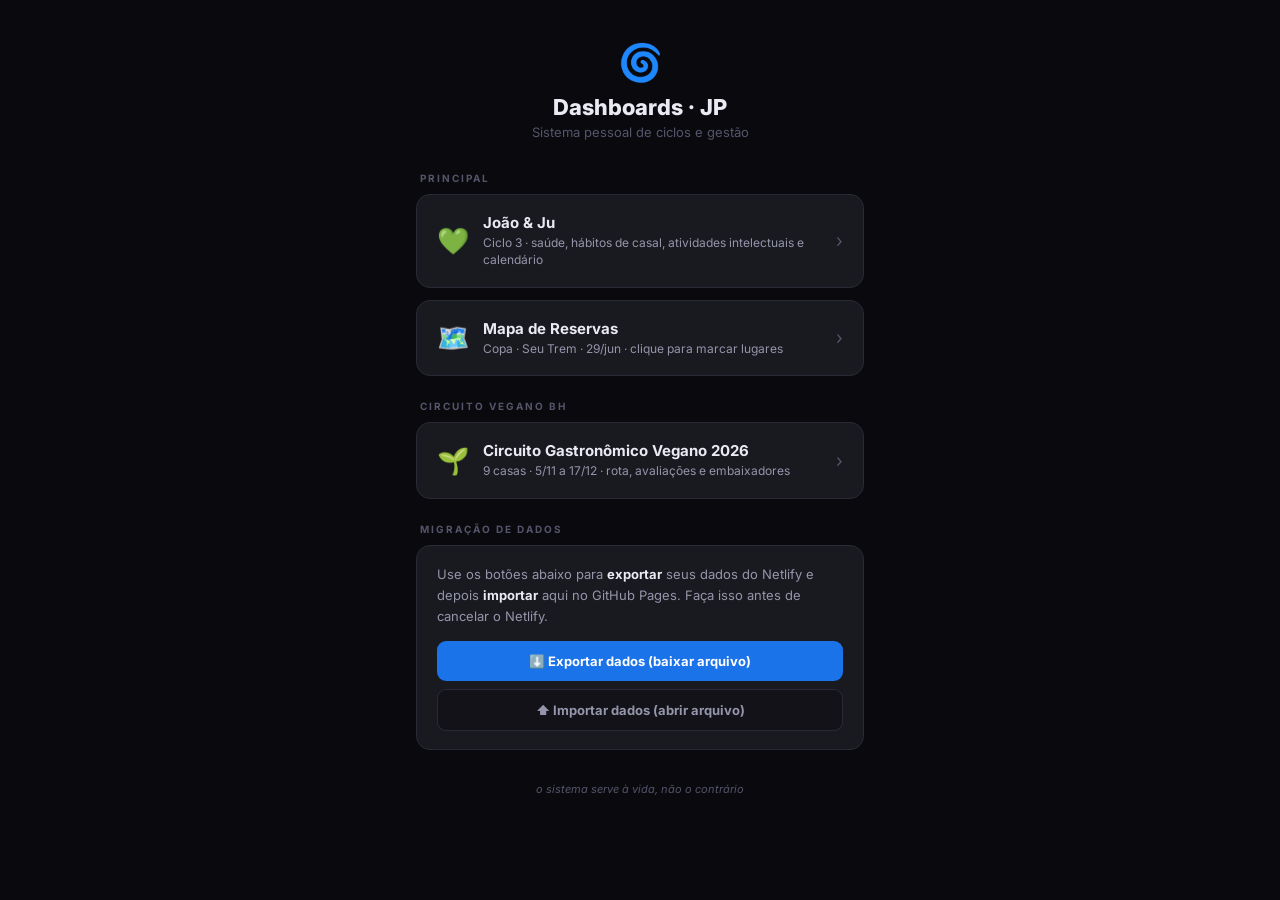
<file: index.html>
<!DOCTYPE html>
<html lang="pt-BR">
<head>
<meta charset="UTF-8">
<meta name="viewport" content="width=device-width, initial-scale=1.0, maximum-scale=1.0, user-scalable=no">
<title>Dashboards · JP</title>
<link href="https://fonts.googleapis.com/css2?family=Inter:wght@400;600;700;800&display=swap" rel="stylesheet">
<style>
*,::before,::after{box-sizing:border-box;margin:0;padding:0}
:root{--bg:#0a0a0e;--s1:#121218;--s2:#191920;--bd:#2a2a36;--tx:#eaeaf2;--tx2:#9595ab;--tx3:#54546b}
html,body{background:var(--bg);font-family:'Inter',sans-serif;color:var(--tx);min-height:100vh}
body{max-width:480px;margin:0 auto;padding:24px 16px 48px}
.header{text-align:center;margin-bottom:32px;padding-top:16px}
.header-emoji{font-size:36px;margin-bottom:10px}
.header-title{font-size:22px;font-weight:800;color:var(--tx)}
.header-sub{font-size:13px;color:var(--tx3);margin-top:4px}
.card{display:block;background:var(--s2);border:1px solid var(--bd);border-radius:14px;padding:18px 20px;margin-bottom:12px;text-decoration:none;transition:border-color .2s,background .2s}
.card:active{background:var(--s1)}
.card-top{display:flex;align-items:center;gap:14px}
.card-emoji{font-size:26px;flex-shrink:0}
.card-info{flex:1}
.card-name{font-size:15px;font-weight:700;color:var(--tx)}
.card-desc{font-size:12px;color:var(--tx2);margin-top:3px;line-height:1.4}
.card-arrow{font-size:18px;color:var(--tx3)}
.section-label{font-size:10px;letter-spacing:2px;color:var(--tx3);font-weight:700;text-transform:uppercase;margin:24px 0 10px 4px}
.footer{text-align:center;font-size:11px;color:var(--tx3);margin-top:32px;font-style:italic}
</style>
</head>
<body>
<div class="header">
  <div class="header-emoji">🌀</div>
  <div class="header-title">Dashboards · JP</div>
  <div class="header-sub">Sistema pessoal de ciclos e gestão</div>
</div>

<div class="section-label">Principal</div>

<a class="card" href="dashboard-joao-juju-v5.html">
  <div class="card-top">
    <span class="card-emoji">💚</span>
    <div class="card-info">
      <div class="card-name">João & Ju</div>
      <div class="card-desc">Ciclo 3 · saúde, hábitos de casal, atividades intelectuais e calendário</div>
    </div>
    <span class="card-arrow">›</span>
  </div>
</a>

<a href="mapa_reservas.html" class="card">
  <div class="card-top">
    <span class="card-emoji">🗺️</span>
            <div class="card-info">
          <div class="card-name">Mapa de Reservas</div>
          <div class="card-desc">Copa · Seu Trem · 29/jun · clique para marcar lugares</div>
        </div>
    <span class="card-arrow">›</span>
  </div>
</a>
<div class="section-label">Circuito Vegano BH</div>

<a href="circuito-vegano-bh/" class="card">
  <div class="card-top">
    <span class="card-emoji">🌱</span>
    <div class="card-info">
      <div class="card-name">Circuito Gastronômico Vegano 2026</div>
      <div class="card-desc">9 casas · 5/11 a 17/12 · rota, avaliações e embaixadores</div>
    </div>
    <span class="card-arrow">›</span>
  </div>
</a>
<div class="section-label">Migração de dados</div>

<div style="background:var(--s2);border:1px solid var(--bd);border-radius:14px;padding:18px 20px;margin-bottom:12px">
  <div style="font-size:13px;color:var(--tx2);line-height:1.6;margin-bottom:14px">Use os botões abaixo para <b style="color:var(--tx)">exportar</b> seus dados do Netlify e depois <b style="color:var(--tx)">importar</b> aqui no GitHub Pages. Faça isso antes de cancelar o Netlify.</div>
  <button onclick="exportarDados()" style="width:100%;background:#1a73e8;border:none;color:#fff;font-family:Inter,sans-serif;font-size:13px;font-weight:700;padding:12px;border-radius:9px;cursor:pointer;margin-bottom:8px">⬇️ Exportar dados (baixar arquivo)</button>
  <label style="width:100%;background:var(--s1);border:1px solid var(--bd);color:var(--tx2);font-family:Inter,sans-serif;font-size:13px;font-weight:700;padding:12px;border-radius:9px;cursor:pointer;display:block;text-align:center">
    ⬆️ Importar dados (abrir arquivo)
    <input type="file" accept=".json" onchange="importarDados(this)" style="display:none">
  </label>
  <div id="import-status" style="font-size:11px;color:#4ade80;margin-top:8px;text-align:center;display:none"></div>
</div>

<div class="footer">o sistema serve à vida, não o contrário</div>

<script>
function exportarDados(){
  var dados={};
  for(var i=0;i<localStorage.length;i++){
    var k=localStorage.key(i);
    try{dados[k]=JSON.parse(localStorage.getItem(k));}catch(e){dados[k]=localStorage.getItem(k);}
  }
  if(Object.keys(dados).length===0){alert('Nenhum dado encontrado no localStorage deste domínio.');return;}
  var blob=new Blob([JSON.stringify(dados,null,2)],{type:'application/json'});
  var a=document.createElement('a');
  a.href=URL.createObjectURL(blob);
  a.download='dashboards-backup-'+new Date().toISOString().slice(0,10)+'.json';
  a.click();
}
function importarDados(input){
  var file=input.files[0];
  if(!file)return;
  var reader=new FileReader();
  reader.onload=function(e){
    try{
      var dados=JSON.parse(e.target.result);
      var count=0;
      Object.keys(dados).forEach(function(k){
        localStorage.setItem(k,JSON.stringify(dados[k]));
        count++;
      });
      var el=document.getElementById('import-status');
      el.textContent='✓ '+count+' itens importados com sucesso!';
      el.style.display='block';
    }catch(err){alert('Erro ao importar. Verifique se o arquivo é válido.');}
  };
  reader.readAsText(file);
}
</script>
</body>
</html>
</file>
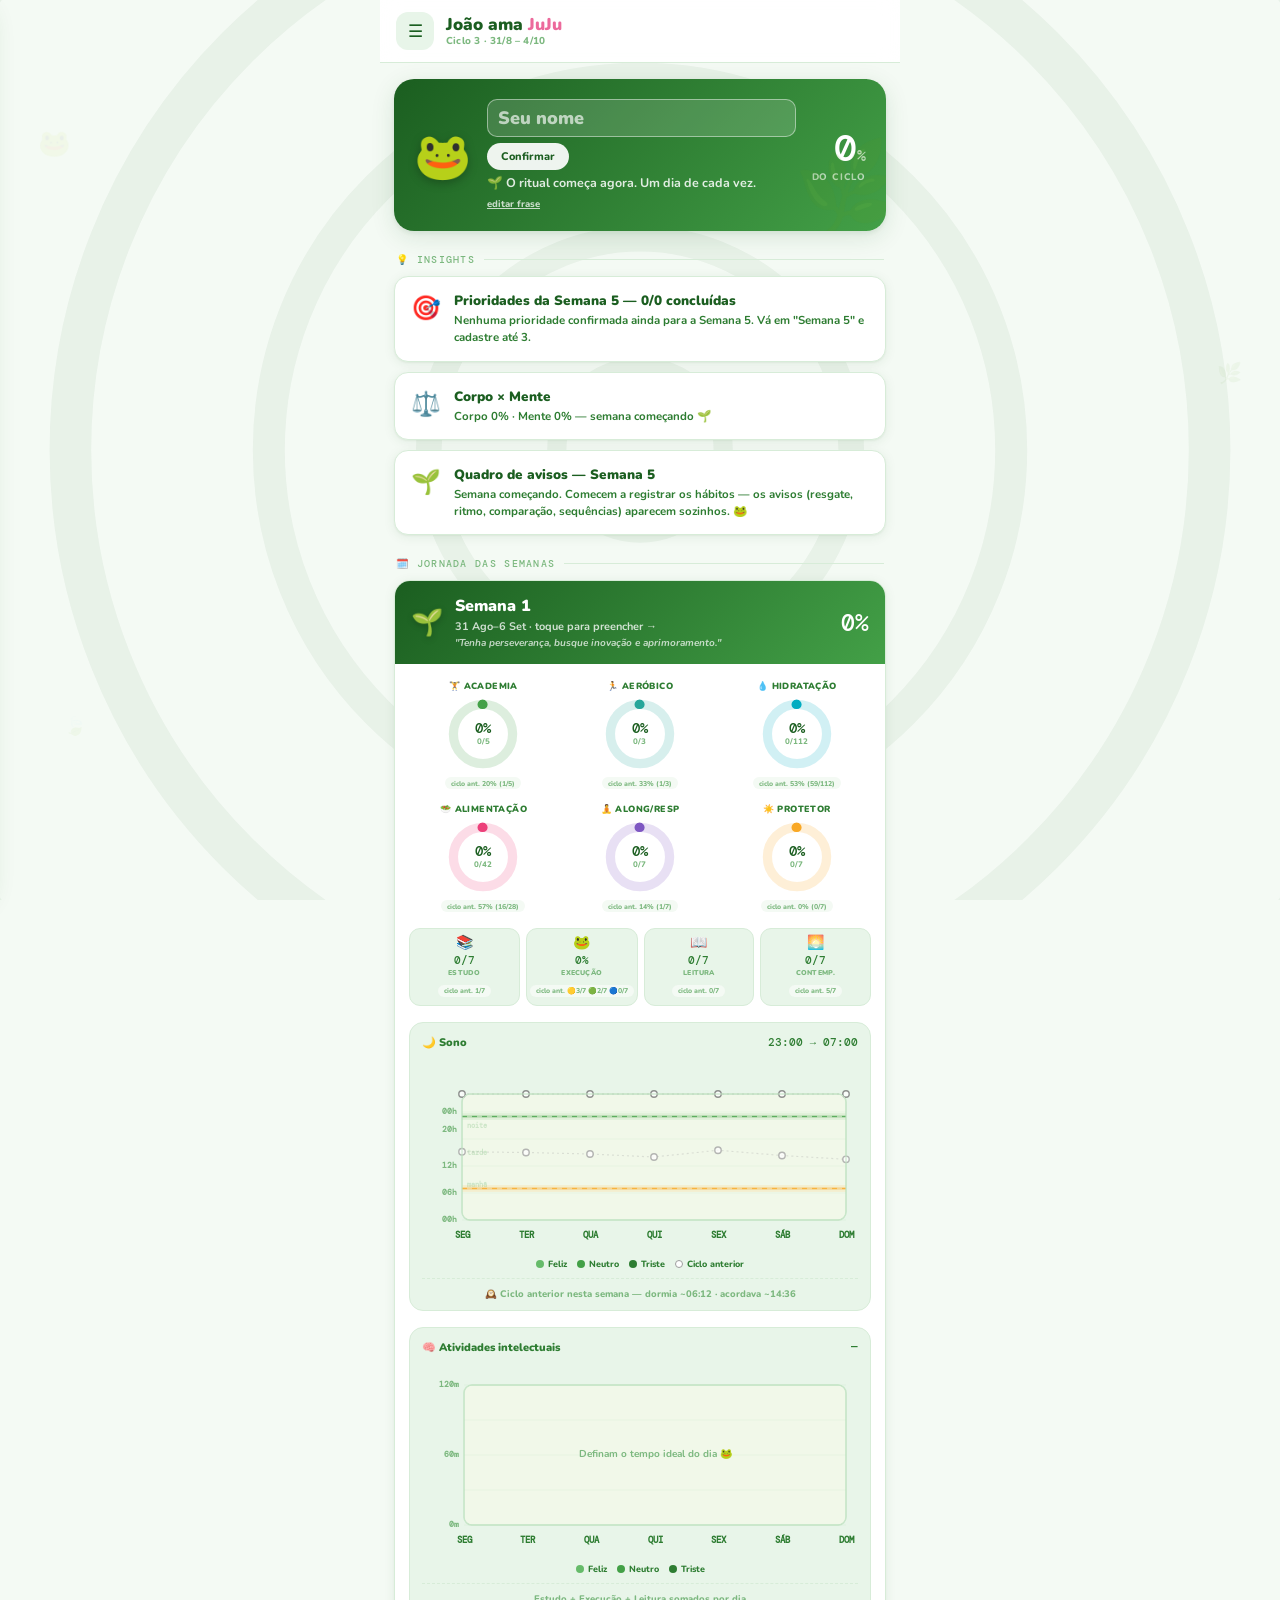
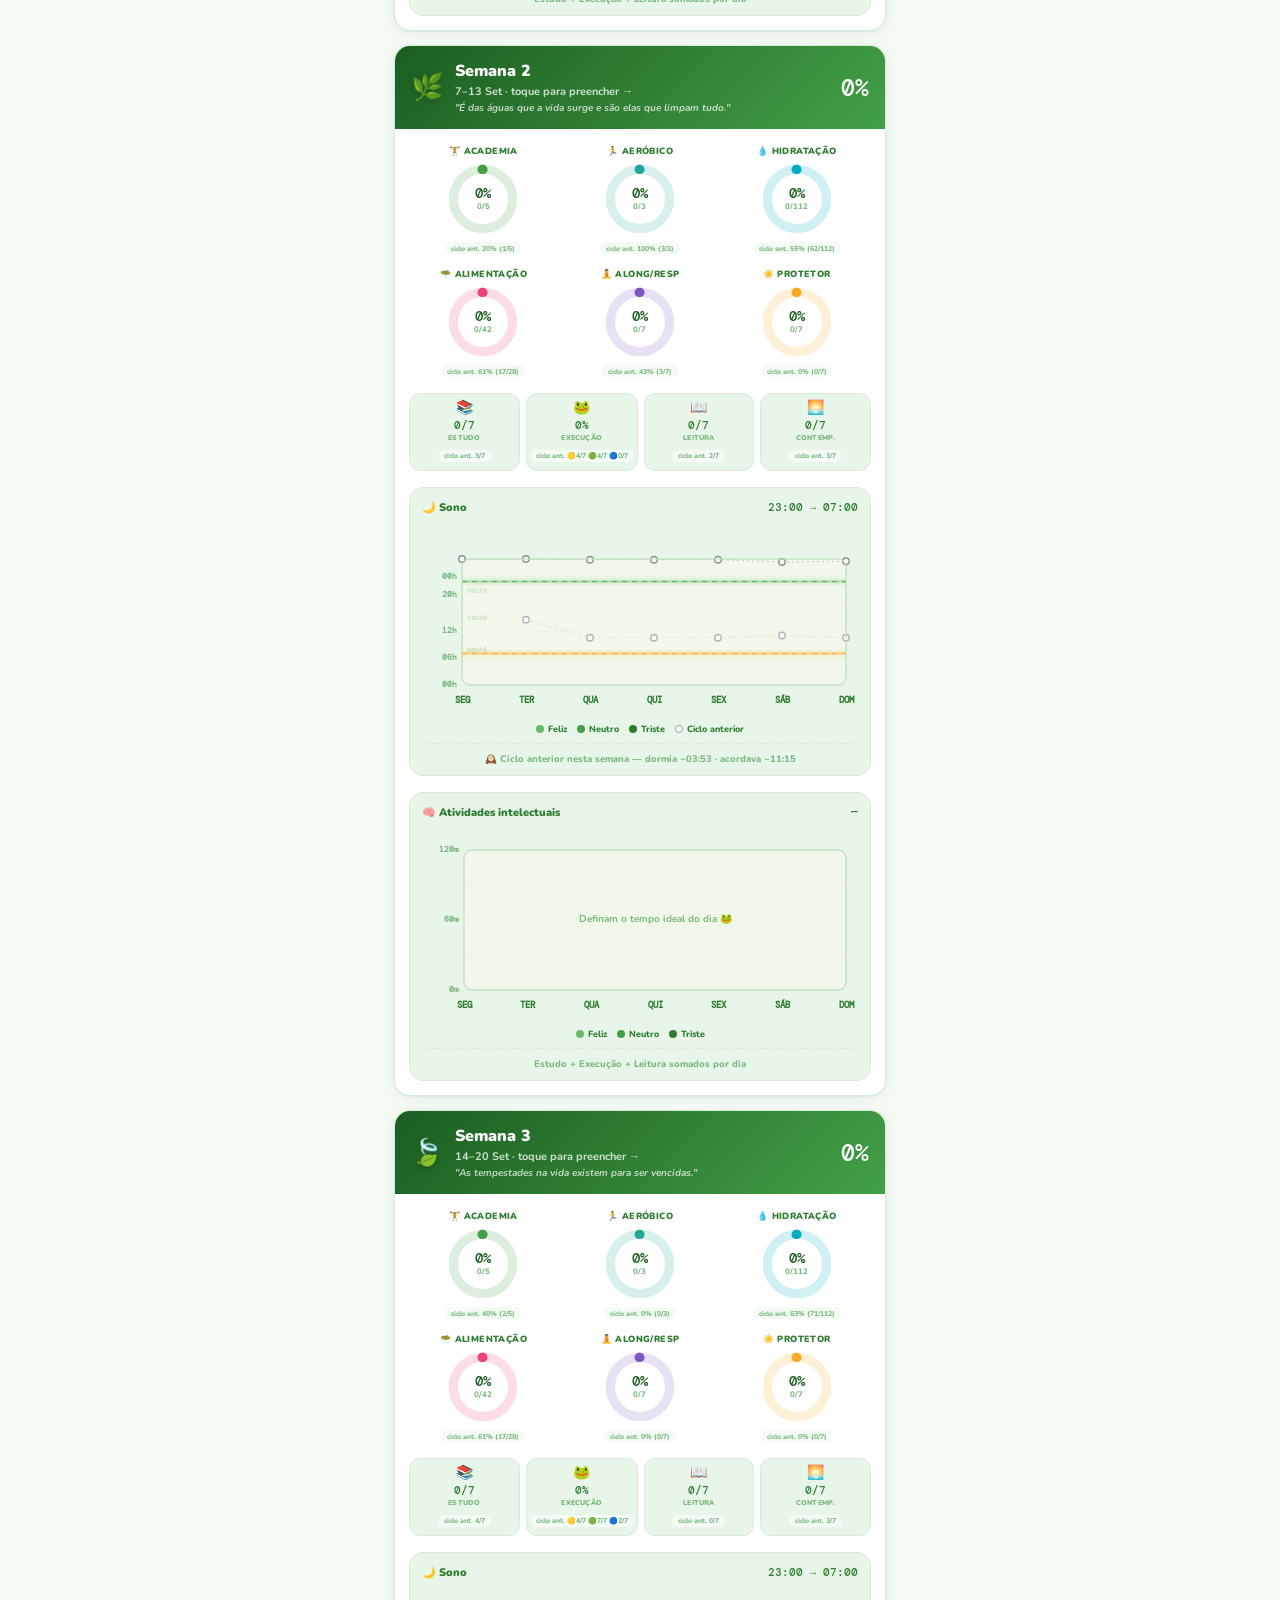
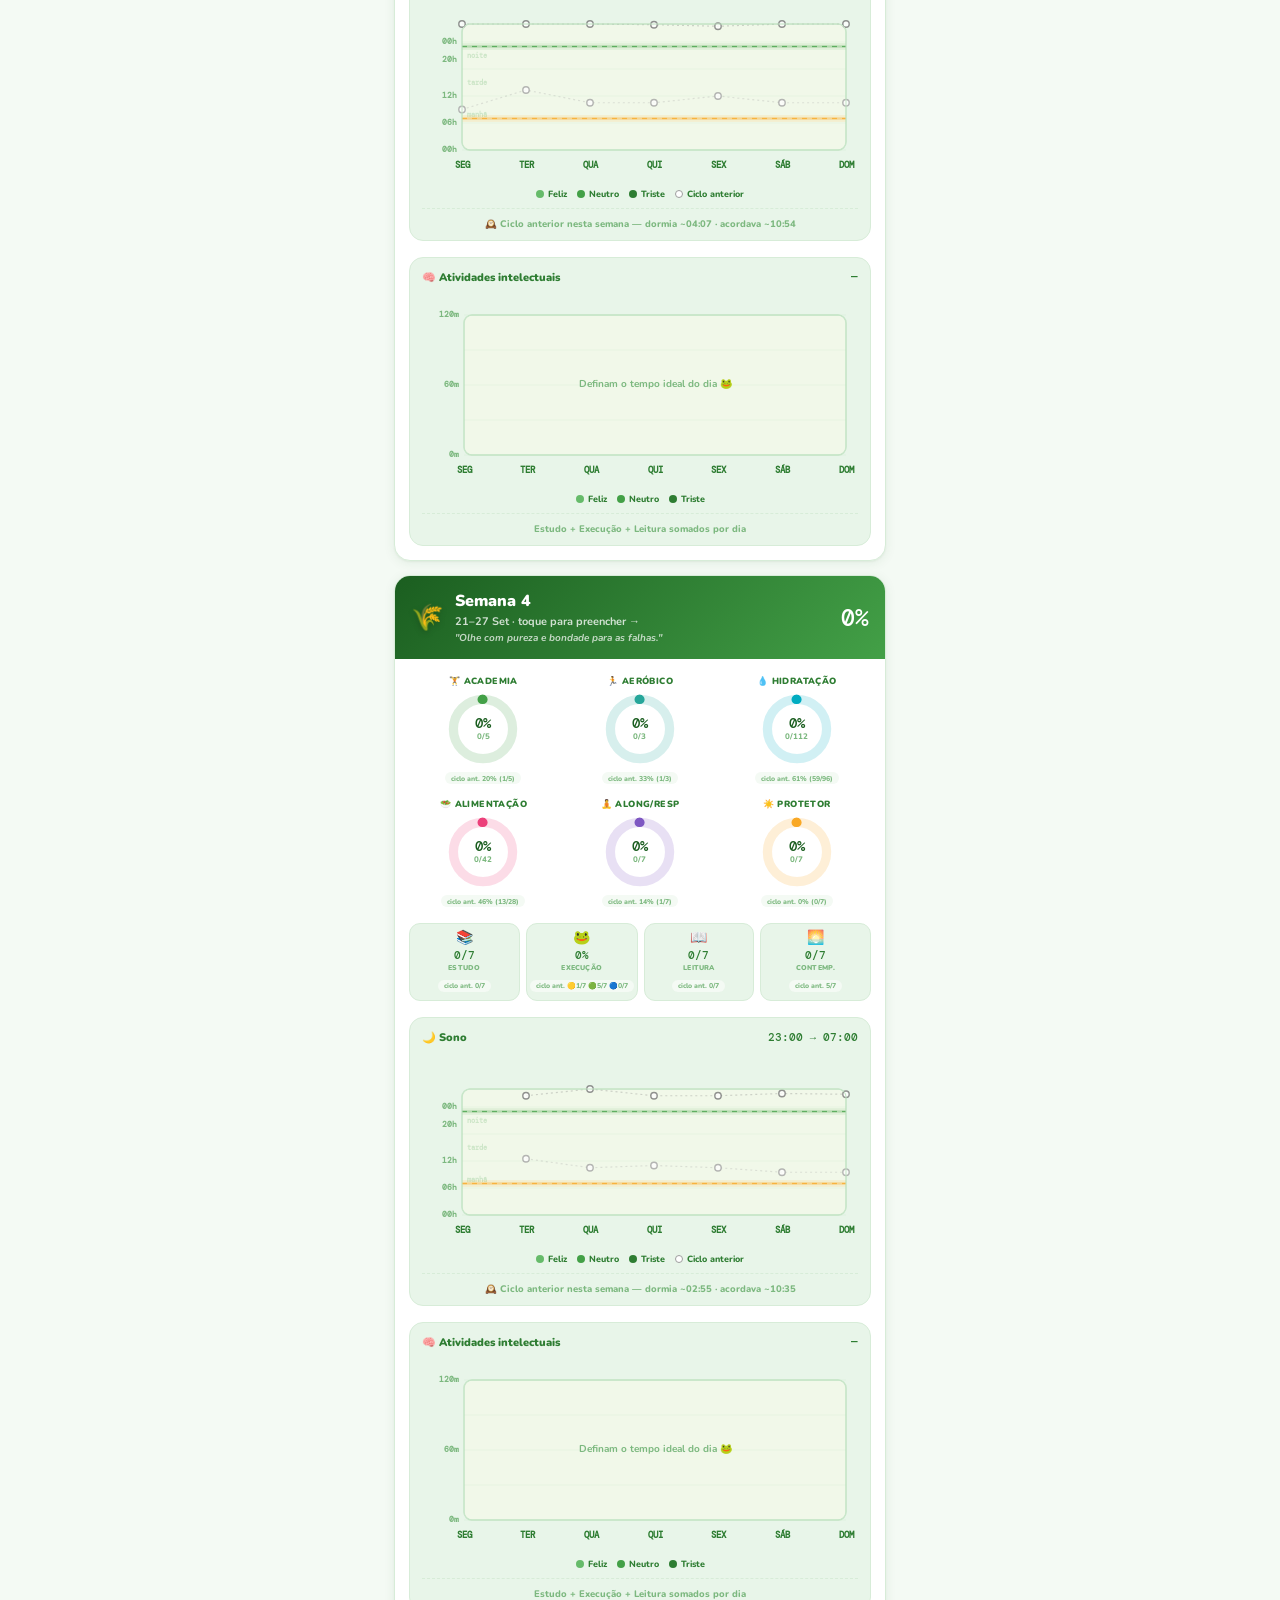
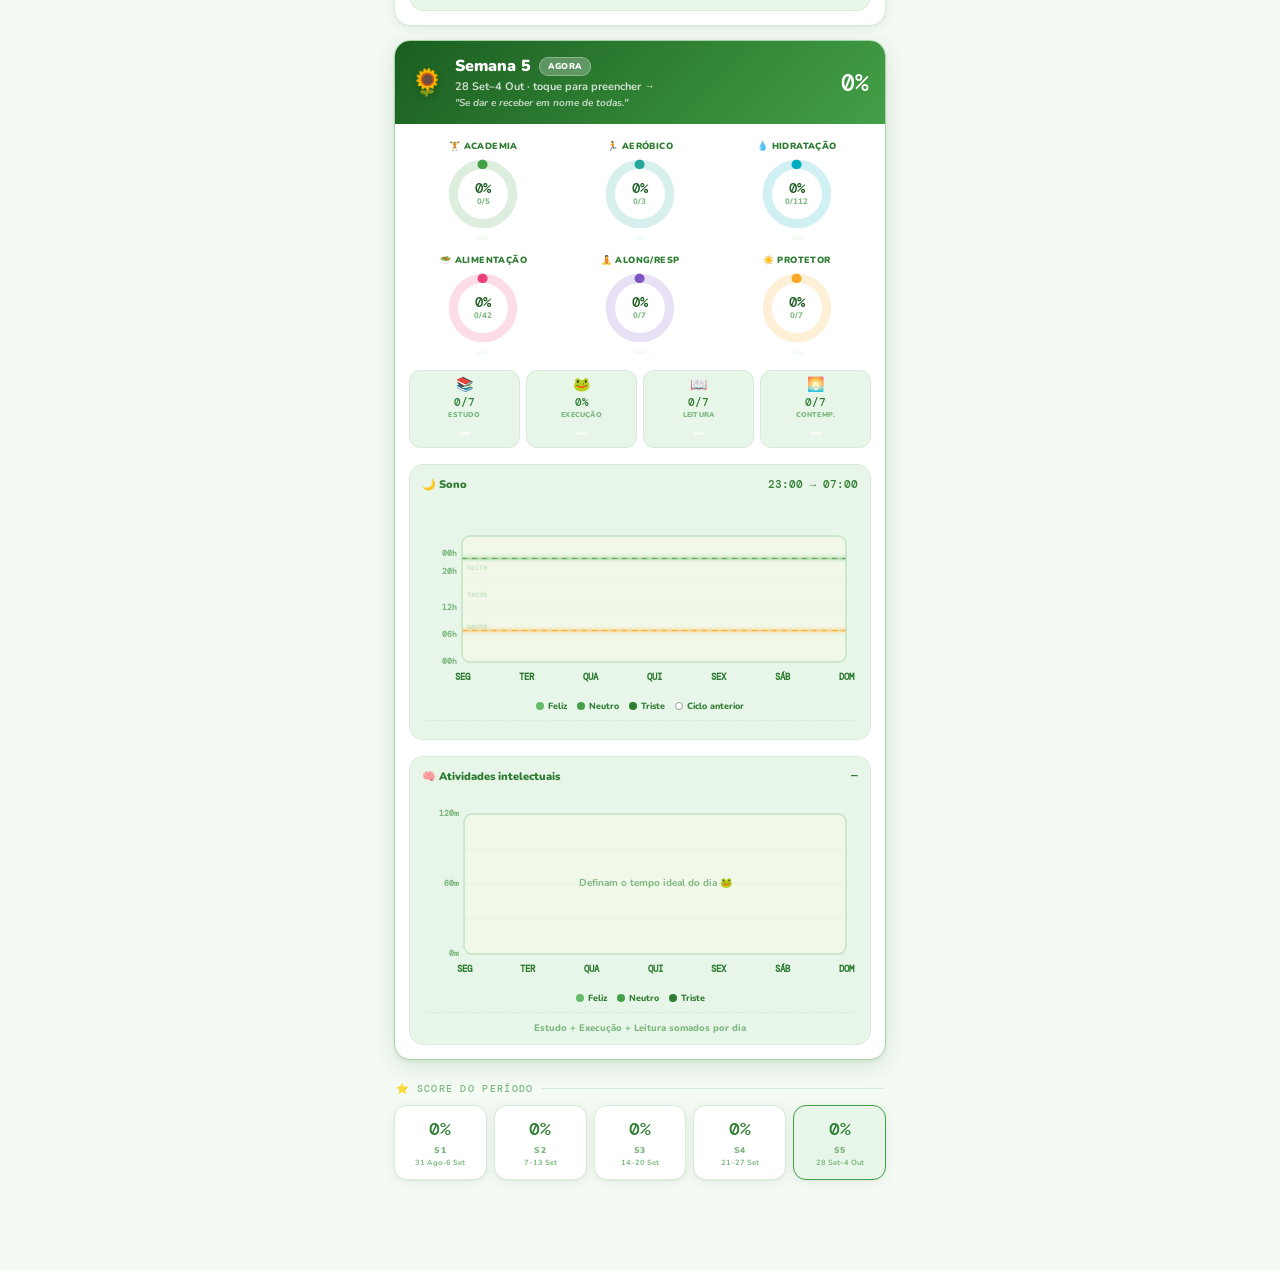
<file: dashboard-joao-juju-v5.html>
<!DOCTYPE html>
<html lang="pt-BR">
<head>
<meta charset="UTF-8">
<meta name="viewport" content="width=device-width, initial-scale=1.0, maximum-scale=1.0, user-scalable=no">
<title>Ritual de Sempre 🐸</title>
<link href="https://fonts.googleapis.com/css2?family=Nunito:wght@400;600;700;800;900&family=DM+Mono:wght@400;500&display=swap" rel="stylesheet">
<style>
/* ═══════════ TOKENS ═══════════ */
:root{
  --a:#43a047; --ad:#2e7d32; --add:#1b5e20; --al:#e8f5e9; --am:#a5d6a7;
  --bg:#f4faf4; --s:#fff;
  --tx:#1b5e20; --tx2:#2e7d32; --tx3:#7cb87f;
  --bd:#d7ecd8; --pk:#ec6a9c; --pkl:#fdeef4;
  --amber:#f9a825; --teal:#26a69a; --cyan:#00acc1; --rose:#ec407a; --violet:#7e57c2;
  --sh:0 1px 2px rgba(27,94,32,.06), 0 2px 12px rgba(27,94,32,.08);
  --sh2:0 2px 4px rgba(27,94,32,.08), 0 6px 24px rgba(27,94,32,.12);
  --r:16px; --rs:10px;
  --sw:272px;
}
*,::before,::after{box-sizing:border-box;margin:0;padding:0;-webkit-tap-highlight-color:transparent}
html,body{background:var(--bg);font-family:'Nunito',sans-serif;color:var(--tx);transition:background .35s}
body{max-width:520px;margin:0 auto;min-height:100vh;position:relative}

/* ═══════════ MARCA D'ÁGUA — ONDAS (Oráculo do Pão · Generosidade) ═══════════ */
.wmark{position:fixed;inset:0;z-index:0;pointer-events:none;display:flex;align-items:center;justify-content:center;overflow:hidden;opacity:.05}
.wmark svg{width:200vmax;height:200vmax;flex-shrink:0;display:block}

/* ═══════════ SAPOS FLUTUANTES ═══════════ */
.floater{position:fixed;pointer-events:none;z-index:0;opacity:.05;font-size:26px;animation:flt 8s ease-in-out infinite}
.fl1{top:14%;left:3%}.fl2{top:40%;right:3%;animation-delay:2.6s;font-size:20px}
.fl3{bottom:18%;left:5%;animation-delay:5.2s;font-size:18px}
@keyframes flt{0%,100%{transform:translateY(0) rotate(-4deg)}50%{transform:translateY(-12px) rotate(4deg)}}
@media (prefers-reduced-motion:reduce){.floater,.sb-frog,.hero-frog{animation:none!important}}

/* ═══════════ SIDEBAR ═══════════ */
.overlay{position:fixed;inset:0;background:rgba(20,40,20,.4);z-index:90;opacity:0;pointer-events:none;transition:opacity .28s}
.overlay.open{opacity:1;pointer-events:all}
.sidebar{position:fixed;top:0;left:-280px;width:var(--sw);height:100vh;background:var(--s);z-index:100;transition:left .3s cubic-bezier(.4,0,.2,1);overflow-y:auto;box-shadow:var(--sh2);display:flex;flex-direction:column;border-radius:0 20px 20px 0}
.sidebar.open{left:0}
.sb-head{padding:22px 18px 16px;display:flex;align-items:center;gap:10px;border-bottom:1.5px solid var(--bd)}
.sb-frog{font-size:30px;animation:bob 3.2s ease-in-out infinite}
@keyframes bob{0%,100%{transform:translateY(0)}50%{transform:translateY(-5px)}}
.sb-title{font-size:16px;font-weight:900;color:var(--add);line-height:1.15}
.sb-title em{color:var(--pk);font-style:normal}
.sb-sub{font-size:10px;color:var(--tx3);font-weight:700;margin-top:2px;letter-spacing:.3px}
.sb-close{margin-left:auto;width:32px;height:32px;border-radius:50%;background:var(--al);border:none;color:var(--ad);font-size:15px;cursor:pointer}
.sb-nav{padding:12px 12px 8px;flex:1}
.nav-lbl{font-family:'DM Mono',monospace;font-size:9px;font-weight:500;color:var(--tx3);text-transform:uppercase;letter-spacing:1.2px;padding:12px 8px 5px}
.nav-item{display:flex;align-items:center;gap:11px;padding:12px 13px;border-radius:12px;cursor:pointer;font-weight:800;font-size:13.5px;color:var(--tx2);transition:background .18s;margin-bottom:2px;user-select:none}
.nav-item:active{background:var(--al)}
.nav-item.active{background:var(--al);color:var(--add)}
.nav-item .ni{font-size:19px}
.nav-item .na{flex:1}
.nav-badge{font-family:'DM Mono',monospace;font-size:10px;font-weight:500;padding:2.5px 8px;border-radius:11px;background:var(--al);color:var(--ad);border:1px solid var(--bd)}
.nav-badge.full{background:var(--a);color:#fff;border-color:var(--a)}
.nav-now{font-size:8.5px;font-weight:900;color:var(--a);letter-spacing:.5px;background:var(--al);padding:2px 7px;border-radius:8px;border:1px solid var(--am)}
.sb-foot{padding:14px 18px;border-top:1px solid var(--bd);font-size:18px;opacity:.35;letter-spacing:4px}

/* ═══════════ TOPBAR ═══════════ */
.topbar{position:sticky;top:0;z-index:50;background:rgba(255,255,255,.92);-webkit-backdrop-filter:blur(10px);backdrop-filter:blur(10px);border-bottom:1.5px solid var(--bd);padding:12px 16px;display:flex;align-items:center;gap:12px}
.tb-menu{width:38px;height:38px;border-radius:12px;background:var(--al);border:none;color:var(--add);font-size:17px;cursor:pointer;flex-shrink:0}
.tb-title{font-size:17px;font-weight:900;color:var(--add);flex:1;line-height:1.2}
.tb-title em{color:var(--pk);font-style:normal}
.tb-cycle{font-size:10px;font-weight:800;color:var(--tx3);letter-spacing:.2px}

/* ═══════════ PANELS ═══════════ */
.panel{display:none;padding:16px 14px 90px;position:relative;z-index:1}
.panel.active{display:block}

/* ═══════════ HERO ═══════════ */
.hero{background:linear-gradient(135deg,var(--add) 0%,var(--a) 100%);border-radius:20px;padding:20px 20px 18px;margin-bottom:16px;display:flex;align-items:center;gap:16px;box-shadow:var(--sh2);position:relative;overflow:hidden}
.hero::after{content:'🌿';position:absolute;right:-12px;bottom:-14px;font-size:80px;opacity:.12;transform:rotate(-12deg)}
.hero-frog{font-size:46px;animation:bob 3.2s ease-in-out infinite;filter:drop-shadow(0 3px 5px rgba(0,0,0,.25))}
.hero-info{flex:1;min-width:0}
.hero-name{font-size:21px;font-weight:900;color:#fff;line-height:1.1}
.hero-msg{font-size:12.5px;color:rgba(255,255,255,.85);margin-top:4px;font-weight:700}
.hero-score{text-align:right}
.hero-pct{font-family:'DM Mono',monospace;font-size:38px;font-weight:500;color:#fff;line-height:1}
.hero-pct small{font-size:15px;opacity:.7}
.hero-week-lbl{font-size:9.5px;font-weight:800;color:rgba(255,255,255,.65);letter-spacing:.8px;text-transform:uppercase;margin-top:3px}
.prio-summary{font-size:10.5px;font-weight:800;color:rgba(255,255,255,.9);margin-top:5px}
.hero-name-input{font-family:inherit;font-size:18px;font-weight:900;color:#fff;background:rgba(255,255,255,.15);border:1.5px solid rgba(255,255,255,.45);border-radius:10px;padding:6px 10px;outline:none;width:100%}
.hero-name-input::placeholder{color:rgba(255,255,255,.65)}
.hero-name-confirm{margin-top:6px;font-family:inherit;font-weight:800;font-size:11px;padding:6px 14px;border-radius:16px;border:none;background:rgba(255,255,255,.92);color:var(--add);cursor:pointer}
.hero-name-edit-btn{font-size:9.5px;font-weight:800;color:rgba(255,255,255,.75);background:none;border:none;text-decoration:underline;cursor:pointer;padding:0;margin-top:3px;font-family:inherit}
.hero-msg-input{font-family:inherit;font-size:12px;font-weight:700;color:#fff;background:rgba(255,255,255,.15);border:1.5px solid rgba(255,255,255,.45);border-radius:9px;padding:6px 9px;outline:none;width:100%}
.hero-msg-input::placeholder{color:rgba(255,255,255,.6)}

/* ═══════════ SEÇÃO ═══════════ */
.sec{font-family:'DM Mono',monospace;font-size:10px;font-weight:500;color:var(--tx3);text-transform:uppercase;letter-spacing:1.3px;margin:22px 2px 10px;display:flex;align-items:center;gap:9px}
.sec::after{content:'';flex:1;height:1px;background:var(--bd)}

/* ═══════════ WEEK CARD (home) ═══════════ */
.wcard{background:var(--s);border-radius:var(--r);border:1.5px solid var(--bd);box-shadow:var(--sh);margin-bottom:14px;overflow:hidden;transition:box-shadow .2s}
.wcard.current{border-color:var(--am);box-shadow:var(--sh2)}
.wc-head{display:flex;align-items:center;gap:12px;padding:14px 16px;background:linear-gradient(135deg,var(--add),var(--a));cursor:pointer;user-select:none}
.wc-head:active{opacity:.92}
.wc-emoji{font-size:26px;filter:drop-shadow(0 2px 3px rgba(0,0,0,.2))}
.wc-info{flex:1;min-width:0}
.wc-label{font-size:16px;font-weight:900;color:#fff;display:flex;align-items:center;gap:8px}
.wc-now{font-size:8.5px;font-weight:900;background:rgba(255,255,255,.25);color:#fff;padding:2.5px 8px;border-radius:9px;letter-spacing:.6px;border:1px solid rgba(255,255,255,.3)}
.wc-dates{font-size:11px;color:rgba(255,255,255,.78);margin-top:2px;font-weight:700}
.wc-phrase{font-size:10px;font-weight:700;color:rgba(255,255,255,.72);font-style:italic;margin-top:3px;line-height:1.3}
.wc-score{font-family:'DM Mono',monospace;font-size:23px;font-weight:500;color:#fff}
.wc-score small{font-size:12px;opacity:.65}
.wc-body{padding:16px 14px 14px}

/* donuts SVG */
.donut-grid{display:grid;grid-template-columns:repeat(3,1fr);gap:14px 8px}
.dn{display:flex;flex-direction:column;align-items:center;gap:5px}
.dn-title{font-size:9px;font-weight:900;color:var(--tx2);text-transform:uppercase;letter-spacing:.4px;text-align:center}
.dn-wrap{position:relative;width:74px;height:74px}
.dn-wrap svg{width:100%;height:100%;transform:rotate(-90deg)}
.dn-bg{fill:none;stroke-width:5;opacity:.18}
.dn-fg{fill:none;stroke-width:5;stroke-linecap:round;transition:stroke-dasharray .6s cubic-bezier(.4,0,.2,1)}
.dn-lbl{position:absolute;inset:0;display:flex;flex-direction:column;align-items:center;justify-content:center;pointer-events:none}
.dn-pct{font-family:'DM Mono',monospace;font-size:14px;font-weight:500;color:var(--add);line-height:1}
.dn-frac{font-size:8px;font-weight:800;color:var(--tx3);margin-top:1px}
.cmp-badge{font-size:7px;font-weight:800;color:var(--tx3);margin-top:1px;background:var(--bg);border-radius:8px;padding:1.5px 6px;display:inline-block;text-align:center;white-space:nowrap}

/* mente pills */
.mind-row{display:grid;grid-template-columns:repeat(4,1fr);gap:6px;margin-top:16px}
.mp{background:var(--al);border:1.5px solid var(--bd);border-radius:11px;padding:7px 3px 6px;text-align:center;transition:all .25s}
.mp.full{background:var(--a);border-color:var(--a)}
.mp.full .mp-v,.mp.full .mp-t{color:#fff}
.mp-i{font-size:14px;line-height:1}
.mp-v{font-family:'DM Mono',monospace;font-size:11px;font-weight:500;color:var(--ad);margin-top:3px}
.mp-t{font-size:7px;font-weight:900;color:var(--tx3);text-transform:uppercase;letter-spacing:.2px;margin-top:1px}
.mp .cmp-badge{margin-top:4px}

/* sleep wrap */
.sleep-wrap{background:var(--al);border:1.5px solid var(--bd);border-radius:14px;padding:12px 12px 10px;margin-top:16px}
.sw-head{display:flex;align-items:center;justify-content:space-between;margin-bottom:6px}
.sw-title{font-size:11px;font-weight:900;color:var(--tx2);display:flex;align-items:center;gap:6px}
.sw-meta{font-family:'DM Mono',monospace;font-size:10.5px;font-weight:500;color:var(--ad)}
.sw-canvas{position:relative;width:100%}
.sleep-legend{display:flex;gap:10px;margin-top:6px;justify-content:center;flex-wrap:wrap}
.sl-item{display:flex;align-items:center;gap:4px;font-size:9px;font-weight:800;color:var(--tx2)}
.sl-dot{width:8px;height:8px;border-radius:50%}
.sl-ring{width:8px;height:8px;border-radius:50%;border:1.5px solid #9e9e9e;background:#fff;box-sizing:border-box}
.sw-prev{font-size:9.5px;color:var(--tx3);font-weight:800;text-align:center;margin-top:8px;padding-top:8px;border-top:1px dashed var(--bd)}

/* score tiles */
.score-grid{display:grid;grid-template-columns:repeat(5,1fr);gap:7px}
.st{background:var(--s);border:1.5px solid var(--bd);border-radius:13px;padding:11px 4px;text-align:center;box-shadow:var(--sh)}
.st.current{border-color:var(--a);background:var(--al)}
.st-pct{font-family:'DM Mono',monospace;font-size:18px;font-weight:500;color:var(--ad)}
.st-w{font-size:8.5px;font-weight:900;color:var(--tx3);text-transform:uppercase;letter-spacing:.5px;margin-top:3px}
.st-d{font-size:7.5px;color:var(--tx3);font-weight:700;margin-top:1px}

/* insight cards */
.insight{background:var(--s);border:1.5px solid var(--bd);border-radius:14px;padding:14px 16px;margin-bottom:10px;display:flex;gap:13px;align-items:flex-start;box-shadow:var(--sh)}
.in-i{font-size:24px;flex-shrink:0;margin-top:1px}
.in-t{font-size:13.5px;font-weight:900;color:var(--add)}
.in-d{font-size:11.5px;color:var(--tx2);font-weight:700;margin-top:2px;line-height:1.5}
.in-d b{color:var(--ad)}

/* ═══════════ HABIT CARD ═══════════ */
.hcard{background:var(--s);border-radius:var(--r);border:1.5px solid var(--bd);box-shadow:var(--sh);margin-bottom:11px;overflow:hidden;transition:border-color .25s}
.hcard.done{border-color:var(--am)}
.hc-head{padding:13px 14px;display:flex;align-items:center;gap:11px;cursor:pointer;user-select:none}
.hc-head:active{background:var(--al)}
.hc-ico{width:42px;height:42px;border-radius:13px;display:flex;align-items:center;justify-content:center;font-size:20px;flex-shrink:0}
.hc-info{flex:1;min-width:0}
.hc-name{font-size:14px;font-weight:900;color:var(--tx)}
.hc-sub{font-size:11px;color:var(--tx2);margin-top:1px;font-weight:700}
.hc-badge{font-family:'DM Mono',monospace;font-size:11px;font-weight:500;padding:4px 10px;border-radius:20px;flex-shrink:0;transition:all .25s}
.b-no{background:var(--bg);color:var(--tx3);border:1px solid var(--bd)}
.b-part{background:var(--al);color:var(--ad);border:1px solid var(--am)}
.b-done{background:var(--a);color:#fff;border:1px solid var(--a)}
.hc-arr{color:var(--tx3);font-size:10px;transition:transform .25s}
.hc-arr.open{transform:rotate(180deg)}
.hc-body{border-top:1.5px solid var(--bd);display:none}
.hc-body.open{display:block}
.pb-wrap{padding:11px 14px;background:var(--bg);border-bottom:1px solid var(--bd)}
.pb-row{display:flex;justify-content:space-between;font-size:11px;font-weight:800;color:var(--tx2);margin-bottom:6px}
.pb-bg{height:7px;background:var(--bd);border-radius:4px;overflow:hidden}
.pb-fill{height:100%;border-radius:4px;background:linear-gradient(90deg,var(--a),var(--am));transition:width .5s ease}

/* dots */
.dots-sec{padding:13px 14px;border-bottom:1px solid var(--bd)}
.dots-lbl{font-size:11px;font-weight:800;color:var(--tx2);margin-bottom:9px}
.dots-row{display:flex;gap:6px;flex-wrap:wrap}
.day-b{display:flex;flex-direction:column;align-items:center;gap:3px;cursor:pointer;user-select:none}
.dot{width:37px;height:37px;border-radius:50%;border:2px solid var(--bd);background:var(--s);display:flex;align-items:center;justify-content:center;font-family:'DM Mono',monospace;font-size:11px;color:var(--tx3);font-weight:500;transition:all .18s}
.dot:active{transform:scale(.88)}
.dot.on{background:var(--a);border-color:var(--a);color:#fff;font-size:16px}
.dot.on .dnum{display:none}
.dot.on::after{content:'🐸'}
.dot.today{border-color:var(--a);border-width:2.5px}
.dlbl{font-size:8px;color:var(--tx3);font-weight:900;text-transform:uppercase}
.dot.exec1{background:#f9a825;border-color:#f9a825;color:#fff}
.dot.exec1 .dnum{display:none}
.dot.exec2{background:#43a047;border-color:#43a047;color:#fff}
.dot.exec2 .dnum{display:none}
.dot.exec3{background:#00acc1;border-color:#00acc1;color:#fff}
.dot.exec3 .dnum{display:none}
.dot.exec4{background:var(--al);border-color:var(--a);font-size:16px}
.dot.exec4 .dnum{display:none}
.dot.exec4::after{content:'🐸'}
.exec-legend{display:flex;flex-wrap:wrap;gap:8px 12px;padding:0 14px 13px;font-size:9px;font-weight:800;color:var(--tx2)}
.exec-legend span{display:inline-flex;align-items:center;gap:4px}
.exec-legend i{width:9px;height:9px;border-radius:50%;display:inline-block;flex-shrink:0}
.exec-stats{display:grid;grid-template-columns:repeat(4,1fr);gap:6px;padding:0 14px 13px}
.exec-stat{background:var(--bg);border:1.5px solid var(--bd);border-radius:10px;padding:7px 4px;text-align:center}
.exec-stat b{display:block;font-family:'DM Mono',monospace;font-size:13px;color:var(--ad)}
.exec-stat span{font-size:7.5px;font-weight:900;color:var(--tx3);text-transform:uppercase}

/* minutos por dia (atividades intelectuais) */
.min-strip{padding:11px 14px;border-bottom:1px solid var(--bd);background:var(--bg)}
.min-strip-lbl{font-size:10px;font-weight:900;color:var(--tx2);margin-bottom:8px;text-transform:uppercase;letter-spacing:.4px}
.min-row{display:flex;gap:5px}
.min-cell{flex:1;display:flex;flex-direction:column;align-items:center;gap:3px}
.min-in{width:100%;border:1.5px solid var(--bd);border-radius:8px;padding:6px 2px;font-size:12px;font-family:'DM Mono',monospace;color:var(--tx);text-align:center;outline:none;background:var(--s);-moz-appearance:textfield;appearance:textfield}
.min-in::-webkit-outer-spin-button,.min-in::-webkit-inner-spin-button{-webkit-appearance:none;margin:0}
.min-in:focus{border-color:var(--a)}
.min-in.has{border-color:var(--am);background:var(--al);font-weight:700;color:var(--ad)}

/* counter */
.cnt-sec{padding:14px;display:flex;align-items:center;gap:14px;border-bottom:1px solid var(--bd)}
.cnt-btn{width:38px;height:38px;border-radius:50%;border:2px solid var(--bd);background:var(--s);font-size:21px;cursor:pointer;font-weight:800;color:var(--ad);flex-shrink:0;font-family:inherit;transition:all .18s}
.cnt-btn:active{transform:scale(.88);background:var(--al)}
.cnt-val{font-family:'DM Mono',monospace;font-size:31px;font-weight:500;color:var(--ad);min-width:44px;text-align:center}
.cnt-meta{font-size:11.5px;color:var(--tx2);font-weight:800}

/* water */
.water-sec{padding:13px 14px;border-bottom:1px solid var(--bd)}
.water-top{display:flex;justify-content:space-between;align-items:center;margin-bottom:10px}
.water-lbl{font-size:11px;font-weight:800;color:var(--tx2)}
.water-ct{font-family:'DM Mono',monospace;font-size:12px;color:var(--cyan);font-weight:500}
.water-day{padding:9px 0 7px;border-bottom:1px solid var(--bd)}
.water-day:last-of-type{border-bottom:none}
.water-day-head{display:flex;justify-content:space-between;align-items:center;margin-bottom:7px}
.water-day-lbl{font-size:11px;font-weight:900;color:var(--tx2)}
.water-day-lbl small{font-family:'DM Mono',monospace;font-size:10px;color:var(--tx3);font-weight:500;margin-left:3px}
.water-day-ct{font-family:'DM Mono',monospace;font-size:10px;color:var(--cyan);font-weight:500}
.drops{display:flex;gap:4px;flex-wrap:wrap}
.drop{width:28px;height:28px;border-radius:50% 50% 50% 0;transform:rotate(-45deg);border:2px solid var(--bd);background:var(--s);cursor:pointer;transition:all .18s;display:flex;align-items:center;justify-content:center}
.drop:active{transform:rotate(-45deg) scale(.88)}
.drop.on{background:var(--cyan);border-color:var(--cyan)}
.drop-in{transform:rotate(45deg);font-size:10px}
.water-note{font-size:9.5px;color:var(--tx3);text-align:center;margin-top:6px;font-weight:700}

/* meals */
.meal-sec{padding:13px 14px;border-bottom:1px solid var(--bd)}
.meal-lbl{font-size:11px;font-weight:800;color:var(--tx2);margin-bottom:9px}
.meal-day{display:flex;align-items:center;gap:10px;padding:7px 0;border-bottom:1px solid var(--bd)}
.meal-day:last-of-type{border-bottom:none}
.meal-day-lbl{font-size:11px;font-weight:900;color:var(--tx2);min-width:36px}
.meal-day-lbl small{display:block;font-family:'DM Mono',monospace;font-size:10px;color:var(--tx3);font-weight:500}
.meal-dots{display:flex;gap:7px}
.meal-dot{width:38px;height:38px;border-radius:12px;border:2px solid var(--bd);background:var(--s);cursor:pointer;display:flex;align-items:center;justify-content:center;font-size:18px;transition:all .18s}
.meal-dot:active{transform:scale(.88)}
.meal-dot.on{background:var(--al);border-color:var(--a);box-shadow:inset 0 0 0 1px var(--a)}

/* ═══════════ SONO (semana) ═══════════ */
.slp-meta{display:grid;grid-template-columns:1fr 1fr;gap:9px;padding:13px 14px;border-bottom:1px solid var(--bd);background:linear-gradient(135deg,#142a4d,#1e3a6e)}
.slp-box{background:rgba(255,255,255,.09);border:1.5px solid rgba(255,255,255,.16);border-radius:12px;padding:10px 12px;display:flex;align-items:center;gap:10px}
.slp-icon{font-size:21px}
.slp-bi{flex:1}
.slp-bl{font-size:8.5px;color:rgba(255,255,255,.55);font-weight:900;text-transform:uppercase;letter-spacing:.5px}
.slp-binput{background:transparent;border:none;outline:none;font-family:'DM Mono',monospace;font-size:18px;font-weight:500;color:#fff;width:100%}
.slp-binput::-webkit-calendar-picker-indicator{filter:invert(.6)}
.slp-days{padding:12px 14px;border-bottom:1px solid var(--bd)}
.slp-hint{font-size:9px;color:var(--tx3);font-weight:800;text-transform:uppercase;letter-spacing:.5px;text-align:center;margin-bottom:10px}
.slp-row{display:grid;grid-template-columns:34px 1fr 1fr 58px;gap:8px;align-items:center;margin-bottom:7px;padding:8px 10px;background:var(--bg);border-radius:11px;border:1.5px solid var(--bd);transition:border-color .2s}
.slp-row.has{border-color:var(--am);background:var(--al)}
.slp-d{font-size:9px;font-weight:900;color:var(--tx2);text-transform:uppercase}
.slp-d small{display:block;font-family:'DM Mono',monospace;font-size:9px;color:var(--tx3);font-weight:500}
.slp-ig{display:flex;flex-direction:column;gap:2px}
.slp-il{font-size:7.5px;font-weight:900;color:var(--tx3);text-transform:uppercase;letter-spacing:.3px}
.slp-time{background:var(--s);border:1.5px solid var(--bd);border-radius:8px;padding:5px 7px;font-size:12px;font-family:'DM Mono',monospace;color:var(--tx);outline:none;width:100%}
.slp-time:focus{border-color:var(--a)}
.slp-res{display:flex;flex-direction:column;align-items:flex-end;gap:3px}
.slp-sd{width:11px;height:11px;border-radius:50%;background:var(--bd)}
.slp-diff{font-size:8.5px;font-family:'DM Mono',monospace;font-weight:500;text-align:right;color:var(--tx3)}
.slp-diff.feliz{color:var(--ad)}.slp-diff.neutro{color:#c98c00}.slp-diff.triste{color:#c25555}

/* ═══════════ ATIVIDADES INTELECTUAIS ═══════════ */
.intel-meta{display:grid;grid-template-columns:1fr 1fr;gap:9px;padding:13px 14px;border-bottom:1px solid var(--bd);background:linear-gradient(135deg,var(--add),var(--a))}
.intel-box{background:rgba(255,255,255,.12);border:1.5px solid rgba(255,255,255,.2);border-radius:12px;padding:10px 12px;display:flex;align-items:center;gap:9px}
.intel-icon{font-size:19px}
.intel-bi{flex:1}
.intel-bl{font-size:8.5px;color:rgba(255,255,255,.7);font-weight:900;text-transform:uppercase;letter-spacing:.5px}
.intel-binput{background:transparent;border:none;outline:none;font-family:'DM Mono',monospace;font-size:17px;font-weight:500;color:#fff;width:100%;-moz-appearance:textfield;appearance:textfield}
.intel-binput::placeholder{color:rgba(255,255,255,.5)}
.intel-binput::-webkit-outer-spin-button,.intel-binput::-webkit-inner-spin-button{-webkit-appearance:none;margin:0}
.intel-note{font-size:9.5px;color:var(--tx3);font-weight:800;text-align:center;padding:10px 14px;border-bottom:1px solid var(--bd);line-height:1.5}
.intel-daylist{padding:6px 14px 12px}
.intel-drow{display:grid;grid-template-columns:44px 1fr 62px;gap:8px;align-items:center;margin-bottom:6px;padding:8px 10px;background:var(--bg);border-radius:11px;border:1.5px solid var(--bd)}
.intel-drow.has{border-color:var(--am);background:var(--al)}
.intel-dd{font-size:9px;font-weight:900;color:var(--tx2);text-transform:uppercase}
.intel-dd small{display:block;font-family:'DM Mono',monospace;font-size:9px;color:var(--tx3);font-weight:500}
.intel-dv{font-family:'DM Mono',monospace;font-size:12px;font-weight:500;color:var(--ad)}
.intel-dm{font-size:9px;font-family:'DM Mono',monospace;font-weight:500;text-align:right;color:var(--tx3)}
.intel-dm.feliz{color:var(--ad)}.intel-dm.neutro{color:#c98c00}.intel-dm.triste{color:#c25555}

/* ═══════════ PRIORIDADES E PRÊMIOS ═══════════ */
.prio-row{border-bottom:1px solid var(--bd);padding:12px 0}
.prio-row:last-child{border-bottom:none}
.prio-edit{display:flex;flex-direction:column;gap:7px}
.prio-input{border:1.5px solid var(--bd);border-radius:10px;padding:9px 10px;font-size:12.5px;font-family:inherit;color:var(--tx);outline:none;background:var(--s);width:100%}
.prio-input:focus{border-color:var(--a)}
.prio-btn{align-self:flex-end;font-family:inherit;font-weight:800;font-size:12px;padding:8px 18px;border-radius:20px;border:none;background:var(--a);color:#fff;cursor:pointer}
.prio-fixed{display:flex;align-items:center;gap:10px}
.prio-check{width:26px;height:26px;border-radius:50%;border:2px solid var(--bd);flex-shrink:0;cursor:pointer;display:flex;align-items:center;justify-content:center;font-size:13px;color:#fff}
.prio-check.on{background:var(--a);border-color:var(--a)}
.prio-check.on::after{content:'✓'}
.prio-txt{flex:1;min-width:0}
.prio-p-txt{font-size:13px;font-weight:800;color:var(--tx)}
.prio-r-txt{font-size:11px;color:var(--tx2);font-weight:700;margin-top:1px}
.prio-r-txt:not(:empty)::before{content:'🎁 '}
.prio-correct{font-size:10.5px;font-weight:800;color:var(--tx2);background:var(--al);border:1px solid var(--bd);border-radius:14px;padding:6px 11px;cursor:pointer;flex-shrink:0;font-family:inherit}

/* ═══════════ FRASE DA SEMANA ═══════════ */
.wk-phrase{font-size:11px;font-weight:800;color:rgba(255,255,255,.92);font-style:italic;margin-top:5px;line-height:1.4}
.phrase-edit-btn{font-size:9px;font-weight:800;color:rgba(255,255,255,.7);background:none;border:none;text-decoration:underline;cursor:pointer;padding:0;margin-left:5px;font-family:inherit;font-style:normal}
.phrase-input{font-family:inherit;font-size:12px;font-weight:700;color:#fff;background:rgba(255,255,255,.15);border:1.5px solid rgba(255,255,255,.4);border-radius:8px;padding:6px 8px;outline:none;width:100%;margin-top:4px}
.phrase-input::placeholder{color:rgba(255,255,255,.6)}

/* ═══════════ CALENDÁRIO ═══════════ */
.cal-wrap{background:var(--s);border:1.5px solid var(--bd);border-radius:var(--r);box-shadow:var(--sh);overflow:hidden}
.cal-head-row{display:grid;grid-template-columns:repeat(7,1fr);background:linear-gradient(135deg,var(--add),var(--a))}
.cal-hd{text-align:center;font-size:9px;font-weight:900;color:rgba(255,255,255,.92);padding:9px 0;text-transform:uppercase;letter-spacing:.3px}
.cal-grid{display:grid;grid-template-columns:repeat(7,1fr)}
.cal-cell{min-height:58px;border-right:1px solid var(--bd);border-bottom:1px solid var(--bd);padding:5px 4px;cursor:pointer;display:flex;flex-direction:column;gap:1px;position:relative;transition:background .15s}
.cal-cell:nth-child(7n){border-right:none}
.cal-cell:active{background:var(--al)}
.cal-cell.today{background:var(--al);box-shadow:inset 0 0 0 2px var(--a)}
.cal-dnum{font-family:'DM Mono',monospace;font-size:13px;font-weight:500;color:var(--tx2);line-height:1}
.cal-dmon{font-size:7px;font-weight:800;color:var(--tx3);text-transform:uppercase}
.cal-dot{position:absolute;top:5px;right:5px;width:7px;height:7px;border-radius:50%;background:var(--pk)}
.cal-mini{margin-top:auto;font-size:7px;font-weight:800;color:var(--ad);line-height:1.25;overflow:hidden;max-height:20px}
.cal-legend{font-size:10px;color:var(--tx3);font-weight:700;text-align:center;margin-top:10px}

/* CAL MODAL */
.cal-mov{position:fixed;inset:0;background:rgba(20,40,20,.45);z-index:150;opacity:0;pointer-events:none;transition:opacity .25s}
.cal-mov.open{opacity:1;pointer-events:all}
.cal-modal{position:fixed;left:50%;top:50%;transform:translate(-50%,-50%) scale(.94);width:calc(100% - 40px);max-width:400px;background:#fff;border-radius:18px;z-index:160;opacity:0;pointer-events:none;transition:all .25s;box-shadow:0 12px 40px rgba(0,0,0,.32);overflow:hidden}
.cal-modal.open{opacity:1;pointer-events:all;transform:translate(-50%,-50%) scale(1)}
.cal-modal-head{display:flex;align-items:center;gap:10px;padding:16px 16px 12px;border-bottom:1.5px solid var(--bd)}
.cal-modal-date{font-size:14px;font-weight:900;color:var(--add);flex:1}
.cal-modal-x{width:30px;height:30px;border-radius:50%;background:var(--al);border:none;color:var(--ad);font-size:14px;cursor:pointer;flex-shrink:0}
.cal-modal-list{padding:8px 16px 4px;max-height:42vh;overflow-y:auto}
.cal-modal-empty{font-size:11.5px;color:var(--tx3);font-weight:700;text-align:center;padding:16px 0}
.cal-item{display:flex;align-items:flex-start;gap:9px;padding:9px 0;border-bottom:1px solid var(--bd)}
.cal-item:last-child{border-bottom:none}
.cal-item-txt{flex:1;font-size:12.5px;font-weight:700;color:var(--tx);line-height:1.4}
.cal-item-del{border:none;background:none;color:#c25555;font-size:16px;cursor:pointer;padding:0 2px;flex-shrink:0;line-height:1}
.cal-count-hint{font-size:9.5px;color:var(--tx3);font-weight:800;text-align:center;padding:4px 16px 8px}
.cal-modal-add{display:flex;gap:8px;padding:12px 16px;border-top:1.5px solid var(--bd);background:var(--bg)}
.cal-modal-input{flex:1;border:1.5px solid var(--bd);border-radius:10px;padding:9px 10px;font-size:12.5px;font-family:inherit;color:var(--tx);outline:none;background:#fff}
.cal-modal-input:focus{border-color:var(--a)}
.cal-add-btn{width:42px;border-radius:10px;border:none;background:var(--a);color:#fff;font-size:22px;font-weight:700;cursor:pointer;flex-shrink:0;line-height:1}
.cal-confirm-btn{display:block;width:calc(100% - 32px);margin:12px 16px 16px;padding:11px;border-radius:12px;border:none;background:var(--add);color:#fff;font-size:13px;font-weight:800;font-family:inherit;cursor:pointer}

/* ═══════════ TOAST + CONFETTI ═══════════ */
.toast{position:fixed;bottom:22px;left:50%;transform:translateX(-50%) translateY(18px);background:var(--add);color:#fff;font-size:13px;font-weight:800;padding:10px 21px;border-radius:30px;opacity:0;transition:all .3s;z-index:200;pointer-events:none;box-shadow:0 5px 16px rgba(0,0,0,.25);white-space:nowrap}
.toast.show{opacity:1;transform:translateX(-50%) translateY(0)}
.cfp{position:fixed;width:8px;height:8px;top:-10px;border-radius:2px;pointer-events:none;z-index:300;animation:cfall 1.35s ease-in forwards}
@keyframes cfall{0%{opacity:1;top:-10px}100%{opacity:0;top:105vh}}

@media(max-width:380px){
  .donut-grid{gap:10px 4px}.dn-wrap{width:64px;height:64px}
  .mind-row{grid-template-columns:repeat(2,1fr)}
  .score-grid{grid-template-columns:repeat(3,1fr)}
  .exec-stats{grid-template-columns:repeat(2,1fr)}
}
</style>
</head>
<body>

<div class="wmark" aria-hidden="true">
  <svg viewBox="0 0 800 800" xmlns="http://www.w3.org/2000/svg">
    <g fill="none" stroke="#1b5e20" stroke-linecap="round">
      <circle cx="400" cy="400" r="26" stroke-width="6"/>
      <circle cx="400" cy="400" r="66" stroke-width="8"/>
      <circle cx="400" cy="400" r="116" stroke-width="10"/>
      <circle cx="400" cy="400" r="178" stroke-width="13"/>
      <circle cx="400" cy="400" r="252" stroke-width="16"/>
      <circle cx="400" cy="400" r="338" stroke-width="20"/>
      <circle cx="400" cy="400" r="436" stroke-width="24"/>
      <circle cx="400" cy="400" r="546" stroke-width="28"/>
    </g>
  </svg>
</div>

<div class="floater fl1">🐸</div><div class="floater fl2">🌿</div><div class="floater fl3">🍃</div>

<div class="overlay" id="overlay" onclick="closeSidebar()"></div>

<!-- ═══════════ SIDEBAR ═══════════ -->
<aside class="sidebar" id="sidebar">
  <div class="sb-head">
    <div class="sb-frog">🐸</div>
    <div>
      <div class="sb-title">João ama <em>JuJu</em></div>
      <div class="sb-sub">Ritual de Sempre · Ciclo 3 · Set 2026</div>
    </div>
    <button class="sb-close" onclick="closeSidebar()">✕</button>
  </div>
  <nav class="sb-nav">
    <div class="nav-lbl">Visão geral</div>
    <div class="nav-item active" id="nav-home" onclick="navTo('home')"><span class="ni">📊</span><span class="na">Desempenho</span></div>
    <div class="nav-lbl">Jornada do ciclo</div>
    <div class="nav-item" id="nav-sem1" onclick="navTo('sem1')"><span class="ni">🌱</span><span class="na">Semana 1</span><span class="nav-now" id="now-1" style="display:none">AGORA</span><span class="nav-badge" id="nb-1">0%</span></div>
    <div class="nav-item" id="nav-sem2" onclick="navTo('sem2')"><span class="ni">🌿</span><span class="na">Semana 2</span><span class="nav-now" id="now-2" style="display:none">AGORA</span><span class="nav-badge" id="nb-2">0%</span></div>
    <div class="nav-item" id="nav-sem3" onclick="navTo('sem3')"><span class="ni">🍃</span><span class="na">Semana 3</span><span class="nav-now" id="now-3" style="display:none">AGORA</span><span class="nav-badge" id="nb-3">0%</span></div>
    <div class="nav-item" id="nav-sem4" onclick="navTo('sem4')"><span class="ni">🌾</span><span class="na">Semana 4</span><span class="nav-now" id="now-4" style="display:none">AGORA</span><span class="nav-badge" id="nb-4">0%</span></div>
    <div class="nav-item" id="nav-sem5" onclick="navTo('sem5')"><span class="ni">🌻</span><span class="na">Semana 5</span><span class="nav-now" id="now-5" style="display:none">AGORA</span><span class="nav-badge" id="nb-5">0%</span></div>
    <div class="nav-lbl">Ferramentas</div>
    <div class="nav-item" id="nav-calendario" onclick="navTo('calendario')"><span class="ni">📅</span><span class="na">Calendário</span></div>
  </nav>
  <div class="sb-foot">🐸🌿🐸🍃🐸</div>
</aside>

<!-- ═══════════ TOPBAR ═══════════ -->
<div class="topbar">
  <button class="tb-menu" onclick="openSidebar()">☰</button>
  <div class="tb-title">João ama <em>JuJu</em><div class="tb-cycle">Ciclo 3 · 31/8 – 4/10</div></div>
</div>

<!-- ═══════════ HOME ═══════════ -->
<div class="panel active" id="panel-home">
  <div class="hero">
    <div class="hero-frog">🐸</div>
    <div class="hero-info">
      <div id="hero-name-wrap"></div>
      <div id="hero-msg-wrap"></div>
    </div>
    <div class="hero-score">
      <div class="hero-pct"><span id="hero-pct">0</span><small>%</small></div>
      <div class="hero-week-lbl" id="hero-wlbl">do ciclo</div>
    </div>
  </div>

  <div id="insights"></div>

  <div class="sec">🗓️ Jornada das semanas</div>
  <div id="week-cards"></div>

  <div class="sec">⭐ Score do período</div>
  <div class="score-grid" id="score-grid"></div>
</div>

<!-- ═══════════ SEMANAS ═══════════ -->
<div class="panel" id="panel-sem1"><div id="sem-content-1"></div></div>
<div class="panel" id="panel-sem2"><div id="sem-content-2"></div></div>
<div class="panel" id="panel-sem3"><div id="sem-content-3"></div></div>
<div class="panel" id="panel-sem4"><div id="sem-content-4"></div></div>
<div class="panel" id="panel-sem5"><div id="sem-content-5"></div></div>

<!-- ═══════════ CALENDÁRIO ═══════════ -->
<div class="panel" id="panel-calendario"></div>

<!-- ═══════════ MODAL DO DIA ═══════════ -->
<div class="cal-mov" id="cal-mov" onclick="closeDayModal()"></div>
<div class="cal-modal" id="cal-modal">
  <div class="cal-modal-head">
    <div class="cal-modal-date" id="cal-modal-date"></div>
    <button class="cal-modal-x" onclick="closeDayModal()">✕</button>
  </div>
  <div class="cal-modal-list" id="cal-modal-list"></div>
  <div class="cal-count-hint" id="cal-count-hint"></div>
  <div class="cal-modal-add">
    <input class="cal-modal-input" id="cal-modal-input" placeholder="Novo lembrete" maxlength="90" onkeydown="if(event.key==='Enter')addReminder()">
    <button class="cal-add-btn" onclick="addReminder()">+</button>
  </div>
  <button class="cal-confirm-btn" onclick="closeDayModal()">Confirmar</button>
</div>

<div class="toast" id="toast">🐸</div>
<script>
/* ═══════════════ IDENTIDADE DESTA CÓPIA ═══════════════
   Valor padrão — é sobrescrito automaticamente quando você digita
   seu nome na caixinha do topo do Painel de Desempenho (se começar
   com "Joa" ou "Jul"). Só decide quais números do ciclo anterior
   aparecem nos marcadores de comparação — não existe alternância
   dentro do app. */
var EU='joao';

/* ═══════════════ CONFIG DO CICLO 3 (Seg–Dom · 31/8 → 4/10) ═══════════════ */
var WEEKS=[
  {n:1,emoji:'🌱',label:'Semana 1',dates:'31 Ago–6 Set',start:'2026-08-31',end:'2026-09-06',
   days:[{d:'Seg',n:31},{d:'Ter',n:1},{d:'Qua',n:2},{d:'Qui',n:3},{d:'Sex',n:4},{d:'Sáb',n:5},{d:'Dom',n:6}]},
  {n:2,emoji:'🌿',label:'Semana 2',dates:'7–13 Set',start:'2026-09-07',end:'2026-09-13',
   days:[{d:'Seg',n:7},{d:'Ter',n:8},{d:'Qua',n:9},{d:'Qui',n:10},{d:'Sex',n:11},{d:'Sáb',n:12},{d:'Dom',n:13}]},
  {n:3,emoji:'🍃',label:'Semana 3',dates:'14–20 Set',start:'2026-09-14',end:'2026-09-20',
   days:[{d:'Seg',n:14},{d:'Ter',n:15},{d:'Qua',n:16},{d:'Qui',n:17},{d:'Sex',n:18},{d:'Sáb',n:19},{d:'Dom',n:20}]},
  {n:4,emoji:'🌾',label:'Semana 4',dates:'21–27 Set',start:'2026-09-21',end:'2026-09-27',
   days:[{d:'Seg',n:21},{d:'Ter',n:22},{d:'Qua',n:23},{d:'Qui',n:24},{d:'Sex',n:25},{d:'Sáb',n:26},{d:'Dom',n:27}]},
  {n:5,emoji:'🌻',label:'Semana 5',dates:'28 Set–4 Out',start:'2026-09-28',end:'2026-10-04',
   days:[{d:'Seg',n:28},{d:'Ter',n:29},{d:'Qua',n:30},{d:'Qui',n:1},{d:'Sex',n:2},{d:'Sáb',n:3},{d:'Dom',n:4}]}
];
/* chave de dia da semana por índice, usada para casar com os dados do ciclo anterior */
var WKEYS=['seg','ter','qua','qui','sex','sab','dom'];

/* frases da semana (editáveis no app) */
var WEEK_PHRASES=[
 'Tenha perseverança, busque inovação e aprimoramento.',
 'É das águas que a vida surge e são elas que limpam tudo.',
 'As tempestades na vida existem para ser vencidas.',
 'Olhe com pureza e bondade para as falhas.',
 'Se dar e receber em nome de todas.'
];

var HABITS=[
  {id:'academia',  icon:'🏋️',name:'Academia',          sub:'Meta: 5×/semana · 🍕',     meta:5, type:'dots', grp:'corpo', clr:'#43a047', bg:'#e8f5e9'},
  {id:'aerobico',  icon:'🏃',name:'Aeróbico',           sub:'Meta: 3×/semana · 🍬',     meta:3, type:'counter', grp:'corpo', clr:'#26a69a', bg:'#e0f2f1'},
  {id:'agua',      icon:'💧',name:'Hidratação',         sub:'3–4L por dia · 16 copos',  meta:112,type:'water', grp:'corpo', clr:'#00acc1', bg:'#e0f7fa'},
  {id:'alimentacao',icon:'🥗',name:'Alimentação',       sub:'4 refeições + 2 suplementos por dia', meta:42, type:'meal', grp:'corpo', clr:'#ec407a', bg:'#fce4ec'},
  {id:'along',     icon:'🧘',name:'Alongamento/Respiração', sub:'15 min · todos os dias', meta:7, type:'dots', grp:'corpo', clr:'#7e57c2', bg:'#ede7f6', short:'Along/Resp'},
  {id:'solar',     icon:'☀️',name:'Protetor Solar',     sub:'1× por dia',               meta:7, type:'dots', grp:'corpo', clr:'#f9a825', bg:'#fff8e1'},
  {id:'estudo',    icon:'📚',name:'Estudo',             sub:'1h30 por dia',             meta:7, type:'dots', grp:'mente', clr:'#43a047', bg:'#e8f5e9'},
  {id:'execucao',  icon:'🐸',name:'Execução',           sub:'Aplicação · Criação · Pesquisa', meta:7, type:'exec', grp:'mente', clr:'#f9a825', bg:'#fff8e1'},
  {id:'leitura',   icon:'📖',name:'Leitura',            sub:'30 min por dia',           meta:7, type:'dots', grp:'mente', clr:'#ec407a', bg:'#fce4ec'},
  {id:'contempl',  icon:'🌅',name:'Contemplação',       sub:'Reflexão diária',          meta:7, type:'dots', grp:'mente', clr:'#7e57c2', bg:'#ede7f6'}
];
var DONUT_IDS=['academia','aerobico','agua','alimentacao','along','solar'];
var MEAL_ICONS=['☀️','🌤️','🌅','🌙','💊','💊'];
var MIND_IDS=['estudo','execucao','leitura','contempl'];
var MIND_META={estudo:'Estudo',execucao:'Execução',leitura:'Leitura',contempl:'Contemp.'};
var INTEL_IDS=['estudo','execucao','leitura'];

/* ═══════════════ DADOS DE REFERÊNCIA — CICLO 1 (9 jun–5 jul/2026) ═══════════════
   Mantidos do jjv6 como comparativo "ciclo anterior". Atualizar no Ciclo 4 para
   comparar com o Ciclo 3. */
var PREV_CYCLE={
  joao:{
    w1:{academia:{pct:20,frac:'1/5'},aerobico:{pct:33,frac:'1/3'},agua:{pct:53,frac:'59/112'},alimentacao:{pct:57,frac:'16/28'},along:{pct:14,frac:'1/7'},solar:{pct:0,frac:'0/7'},estudo:{frac:'1/7'},leitura:{frac:'0/7'},contempl:{frac:'5/7'},execucao:{aplicacao:'3/7',criacao:'2/7',pesquisa:'0/7'}},
    w2:{academia:{pct:20,frac:'1/5'},aerobico:{pct:100,frac:'3/3'},agua:{pct:55,frac:'62/112'},alimentacao:{pct:61,frac:'17/28'},along:{pct:43,frac:'3/7'},solar:{pct:0,frac:'0/7'},estudo:{frac:'3/7'},leitura:{frac:'2/7'},contempl:{frac:'3/7'},execucao:{aplicacao:'4/7',criacao:'4/7',pesquisa:'0/7'}},
    w3:{academia:{pct:40,frac:'2/5'},aerobico:{pct:0,frac:'0/3'},agua:{pct:63,frac:'71/112'},alimentacao:{pct:61,frac:'17/28'},along:{pct:0,frac:'0/7'},solar:{pct:0,frac:'0/7'},estudo:{frac:'4/7'},leitura:{frac:'0/7'},contempl:{frac:'3/7'},execucao:{aplicacao:'4/7',criacao:'7/7',pesquisa:'2/7'}},
    w4:{academia:{pct:20,frac:'1/5'},aerobico:{pct:33,frac:'1/3'},agua:{pct:61,frac:'59/96'},alimentacao:{pct:46,frac:'13/28'},along:{pct:14,frac:'1/7'},solar:{pct:0,frac:'0/7'},estudo:{frac:'0/7'},leitura:{frac:'0/7'},contempl:{frac:'5/7'},execucao:{aplicacao:'1/7',criacao:'5/7',pesquisa:'0/7'}}
  },
  julia:{
    w1:{academia:{pct:60,frac:'3/5'},aerobico:{pct:0,frac:'0/3'},agua:{pct:61,frac:'68/112'},alimentacao:{pct:75,frac:'21/28'},along:{pct:0,frac:'0/7'},solar:{pct:57,frac:'4/7'},estudo:{frac:'2/7'},leitura:{frac:'0/7'},contempl:{frac:'0/7'},execucao:{aplicacao:'0/7',criacao:'0/7',pesquisa:'0/7'}},
    w2:{academia:{pct:40,frac:'2/5'},aerobico:{pct:0,frac:'0/3'},agua:{pct:17,frac:'19/112'},alimentacao:{pct:18,frac:'5/28'},along:{pct:0,frac:'0/7'},solar:{pct:43,frac:'3/7'},estudo:{frac:'1/7'},leitura:{frac:'1/7'},contempl:{frac:'0/7'},execucao:{aplicacao:'3/7',criacao:'0/7',pesquisa:'0/7'}},
    w3:{academia:{pct:60,frac:'3/5'},aerobico:{pct:0,frac:'0/3'},agua:{pct:60,frac:'67/112'},alimentacao:{pct:64,frac:'18/28'},along:{pct:0,frac:'0/7'},solar:{pct:86,frac:'6/7'},estudo:{frac:'1/7'},leitura:{frac:'2/7'},contempl:{frac:'0/7'},execucao:{aplicacao:'0/7',criacao:'0/7',pesquisa:'0/7'}},
    w4:{academia:{pct:60,frac:'3/5'},aerobico:{pct:33,frac:'1/3'},agua:{pct:63,frac:'60/96'},alimentacao:{pct:64,frac:'18/28'},along:{pct:0,frac:'0/7'},solar:{pct:57,frac:'4/7'},estudo:{frac:'0/7'},leitura:{frac:'2/7'},contempl:{frac:'0/7'},execucao:{aplicacao:'0/7',criacao:'0/7',pesquisa:'0/7'}}
  }
};

/* horários reais dia a dia do Ciclo 1, por dia da semana (s=dormiu, w=acordou) — marca d'água do gráfico de sono */
var PREV_SLEEP={
  joao:{
    target:{sleep:'03:30',wake:'10:30'},
    w1:{seg:{s:'04:30',w:'15:10'},ter:{s:'06:14',w:'15:00'},qua:{s:'06:12',w:'14:40'},qui:{s:'06:30',w:'14:00'},sex:{s:'06:45',w:'15:30'},sab:{s:'06:10',w:'14:20'},dom:{s:'07:06',w:'13:29'}},
    w2:{seg:{s:'04:00',w:null},ter:{s:'04:50',w:'14:30'},qua:{s:'03:50',w:'10:30'},qui:{s:'03:50',w:'10:30'},sex:{s:'03:50',w:'10:30'},sab:{s:'03:20',w:'11:00'},dom:{s:'03:30',w:'10:30'}},
    w3:{seg:{s:'04:00',w:'09:00'},ter:{s:'04:00',w:'13:20'},qua:{s:'04:30',w:'10:30'},qui:{s:'03:50',w:'10:30'},sex:{s:'03:30',w:'12:00'},sab:{s:'05:00',w:'10:30'},dom:{s:'04:00',w:'10:30'}},
    w4:{seg:null,ter:{s:'02:30',w:'12:30'},qua:{s:'04:10',w:'10:30'},qui:{s:'02:30',w:'11:00'},sex:{s:'02:30',w:'10:30'},sab:{s:'03:00',w:'09:30'},dom:{s:'02:50',w:'09:30'}}
  },
  julia:{
    target:{sleep:'02:20',wake:'10:45'},
    w1:{seg:{s:'03:46',w:'11:46'},ter:{s:'03:45',w:'11:31'},qua:{s:'03:45',w:'11:46'},qui:{s:'03:45',w:'11:46'},sex:{s:'03:46',w:'11:46'},sab:{s:'03:46',w:'11:46'},dom:{s:'03:46',w:'11:46'}},
    w2:{seg:{s:'04:10',w:'12:00'},ter:{s:'04:00',w:'12:03'},qua:{s:'04:51',w:'12:41'},qui:{s:'04:26',w:'10:10'},sex:{s:'04:20',w:'13:20'},sab:{s:'03:29',w:'07:51'},dom:{s:'05:10',w:'13:15'}},
    w3:{seg:{s:'04:01',w:'09:18'},ter:{s:'03:39',w:'11:00'},qua:{s:'04:00',w:'11:30'},qui:{s:'03:45',w:'11:10'},sex:{s:'04:00',w:'11:10'},sab:{s:'03:30',w:'07:44'},dom:{s:'03:30',w:'10:45'}},
    w4:{seg:null,ter:{s:'02:30',w:'11:00'},qua:{s:'03:30',w:'10:00'},qui:{s:'02:33',w:'10:40'},sex:{s:'03:45',w:'11:00'},sab:{s:'02:50',w:'07:50'},dom:{s:'04:00',w:'12:20'}}
  }
};
function prevBadge(wn,hid){
  var pc=PREV_CYCLE[EU]&&PREV_CYCLE[EU]['w'+wn]&&PREV_CYCLE[EU]['w'+wn][hid];
  if(!pc) return '';
  if(pc.pct!==undefined) return 'ciclo ant. '+pc.pct+'% ('+pc.frac+')';
  if(pc.frac) return 'ciclo ant. '+pc.frac;
  return '';
}
function prevExecBadge(wn){
  var pc=PREV_CYCLE[EU]&&PREV_CYCLE[EU]['w'+wn]&&PREV_CYCLE[EU]['w'+wn].execucao;
  if(!pc) return '';
  return 'ciclo ant. 🟡'+pc.aplicacao+' 🟢'+pc.criacao+' 🔵'+pc.pesquisa;
}
function avgClock(list,wrap){
  if(!list||!list.length) return null;
  var total=0;
  list.forEach(function(t){
    var p=t.split(':'); var h=(+p[0])+(+p[1])/60;
    if(wrap&&h<12) h+=24;
    total+=h*60;
  });
  var avg=((total/list.length)%1440+1440)%1440;
  var hh=Math.floor(avg/60)%24, mm=Math.round(avg%60);
  if(mm===60){mm=0;hh=(hh+1)%24;}
  return (hh<10?'0':'')+hh+':'+(mm<10?'0':'')+mm;
}
function prevSleepSummary(wn){
  var prev=PREV_SLEEP[EU]&&PREV_SLEEP[EU]['w'+wn];
  if(!prev) return '';
  var sVals=[], wVals=[];
  WKEYS.forEach(function(k){
    var e=prev[k]; if(!e) return;
    if(e.s) sVals.push(e.s);
    if(e.w) wVals.push(e.w);
  });
  var sAvg=avgClock(sVals,true), wAvg=avgClock(wVals,false);
  if(!sAvg&&!wAvg) return '';
  return '🕰️ Ciclo anterior nesta semana — dormia ~'+(sAvg||'—')+' · acordava ~'+(wAvg||'—');
}
function renderHeroName(){
  var wrap=document.getElementById('hero-name-wrap');
  if(!wrap) return;
  if(MYNAME){
    wrap.innerHTML='<div class="hero-name">'+MYNAME+'</div>'+
      '<button class="hero-name-edit-btn" onclick="editMyName()">editar nome</button>';
  } else {
    wrap.innerHTML='<input class="hero-name-input" id="myname-input" placeholder="Seu nome" maxlength="20">'+
      '<button class="hero-name-confirm" onclick="confirmMyName()">Confirmar</button>';
  }
}
function editMyName(){
  var wrap=document.getElementById('hero-name-wrap');
  if(!wrap) return;
  wrap.innerHTML='<input class="hero-name-input" id="myname-input" placeholder="Seu nome" maxlength="20" value="'+MYNAME.replace(/"/g,'&quot;')+'">'+
    '<button class="hero-name-confirm" onclick="confirmMyName()">Confirmar</button>';
}
var DIACRITICS_RE=new RegExp('['+String.fromCharCode(768)+'-'+String.fromCharCode(879)+']','g');
function stripAccents(s){ return s.normalize('NFD').replace(DIACRITICS_RE,''); }
function confirmMyName(){
  var inp=document.getElementById('myname-input');
  var v=inp?inp.value.trim():'';
  if(!v){ toast('Escreva seu nome primeiro'); return; }
  MYNAME=v; lsSet(MYNAMEK,MYNAME);
  var norm=stripAccents(v).toLowerCase();
  var newEU=EU;
  if(norm.indexOf('joa')===0) newEU='joao';
  else if(norm.indexOf('jul')===0) newEU='julia';
  var euChanged=(newEU!==EU);
  EU=newEU; lsSet(EUK,EU);
  renderHeroName();
  if(euChanged) refreshAfterEUChange();
  toast('🐸 Oi, '+v+'!');
}
function refreshAfterEUChange(){
  buildWeekCards();
  WEEKS.forEach(function(wk){
    var el=document.getElementById('sem-content-'+wk.n);
    if(el) el.innerHTML=buildWeekContent(wk);
  });
  loadSleepFields();
  renderAllPrio();
  WEEKS.forEach(function(wk){ renderWkPhrase(wk.n); });
  renderAll();
  drawAllSleepCharts();
  drawAllIntelCharts();
}

/* ═══════════════ FRASE MOTIVACIONAL EDITÁVEL ═══════════════ */
var AUTO_MSG='🌱 O ritual começa agora. Um dia de cada vez.';
function curMsg(){ return MSG || AUTO_MSG; }
function renderHeroMsg(){
  var w=document.getElementById('hero-msg-wrap'); if(!w) return;
  w.innerHTML='<div class="hero-msg" id="hero-msg">'+curMsg()+'</div>'+
    '<button class="hero-name-edit-btn" onclick="startMsgEdit()">editar frase</button>';
}
function startMsgEdit(){
  var w=document.getElementById('hero-msg-wrap'); if(!w) return;
  w.innerHTML='<input class="hero-msg-input" id="msg-input" maxlength="90" placeholder="A frase de vocês" value="'+(MSG||'').replace(/"/g,'&quot;')+'">'+
    '<div style="margin-top:5px;display:flex;gap:8px;align-items:center">'+
    '<button class="hero-name-confirm" style="margin-top:0" onclick="confirmMsg()">Salvar</button>'+
    (MSG?'<button class="hero-name-edit-btn" style="margin-top:0" onclick="resetMsg()">voltar ao automático</button>':'')+
    '</div>';
  var el=document.getElementById('msg-input'); if(el) el.focus();
}
function confirmMsg(){
  var el=document.getElementById('msg-input');
  MSG=el?el.value.trim():'';
  saveMSG(); renderHeroMsg();
  toast(MSG?'💚 Frase atualizada!':'↩️ Voltou ao automático');
}
function resetMsg(){ MSG=''; saveMSG(); renderHeroMsg(); toast('↩️ Frase automática'); }

/* ═══════════════ FRASE DA SEMANA ═══════════════ */
function wphrase(n){
  var v=WPHRASE['w'+n];
  return (v!==undefined&&v!=='')?v:WEEK_PHRASES[n-1];
}
function renderWkPhrase(n){
  var el=document.getElementById('wk-phrase-'+n); if(!el) return;
  el.innerHTML='"'+wphrase(n)+'"<button class="phrase-edit-btn" onclick="startWkPhraseEdit('+n+')">editar</button>';
}
function startWkPhraseEdit(n){
  var el=document.getElementById('wk-phrase-'+n); if(!el) return;
  el.innerHTML='<input class="phrase-input" id="wkp-in-'+n+'" maxlength="130" value="'+wphrase(n).replace(/"/g,'&quot;')+'">'+
    '<div style="margin-top:5px;display:flex;gap:8px">'+
    '<button class="hero-name-confirm" style="margin-top:0" onclick="saveWkPhrase('+n+')">Salvar</button>'+
    '<button class="phrase-edit-btn" style="margin-left:0" onclick="resetWkPhrase('+n+')">padrão</button></div>';
  var i=document.getElementById('wkp-in-'+n); if(i) i.focus();
}
function saveWkPhrase(n){
  var el=document.getElementById('wkp-in-'+n);
  WPHRASE['w'+n]=el?el.value.trim():'';
  saveWPHRASE(); renderWkPhrase(n); buildWeekCards(); renderAll(); drawAllSleepCharts(); drawAllIntelCharts();
  toast('💚 Frase da semana salva!');
}
function resetWkPhrase(n){
  delete WPHRASE['w'+n];
  saveWPHRASE(); renderWkPhrase(n); buildWeekCards(); renderAll(); drawAllSleepCharts(); drawAllIntelCharts();
}

/* ═══════════════ STATE ═══════════════ */
var SK='ritual3_state', SLPK='ritual3_sleep', PRK='ritual3_prio',
    CALK='ritual3_cal', INTELK='ritual3_intel', MSGK='ritual3_msg', WPK='ritual3_wphrase';

function defState(){
  var s={};
  WEEKS.forEach(function(wk){
    var w={};
    HABITS.forEach(function(h){
      if(h.type==='counter') w[h.id]=0;
      else if(h.type==='water') w[h.id]={};
      else if(h.type==='meal') w[h.id]={};
      else if(h.type==='exec') w[h.id]={};
      else w[h.id]=[];
    });
    w.sleep_log={};
    w.intel={estudo:{},execucao:{},leitura:{}};
    s['w'+wk.n]=w;
  });
  return s;
}
function defSleep(){return {target_sleep:'23:00',target_wake:'07:00'}}
function defPrio(){
  var o={};
  WEEKS.forEach(function(wk){
    o['w'+wk.n]=[{p:'',r:'',confirmed:false,done:false},{p:'',r:'',confirmed:false,done:false},{p:'',r:'',confirmed:false,done:false}];
  });
  return o;
}

function lsGet(k,fb){
  try{ var v=localStorage.getItem(k); return v?JSON.parse(v):fb; }catch(e){ return fb; }
}
function lsSet(k,v){ try{ localStorage.setItem(k,JSON.stringify(v)); }catch(e){} }

var ST=lsGet(SK,null)||defState();
var SLP=lsGet(SLPK,null)||defSleep();
var PR=lsGet(PRK,null)||defPrio();
var CAL=lsGet(CALK,null)||{};
var INTEL=lsGet(INTELK,null)||{min:'',max:''};
var MSG=lsGet(MSGK,'');
var WPHRASE=lsGet(WPK,null)||{};
var MYNAMEK='ritual3_myname', EUK='ritual3_eu';
var MYNAME=lsGet(MYNAMEK,'');
EU=lsGet(EUK,EU);
function saveST(){lsSet(SK,ST)}
function saveSLP(){lsSet(SLPK,SLP)}
function savePR(){lsSet(PRK,PR)}
function saveCAL(){lsSet(CALK,CAL)}
function saveINTEL(){lsSet(INTELK,INTEL)}
function saveMSG(){lsSet(MSGK,MSG)}
function saveWPHRASE(){lsSet(WPK,WPHRASE)}

/* migração: garante campos novos sem perder dados marcados */
(function migrate(){
  var d=defState();
  WEEKS.forEach(function(wk){
    var k='w'+wk.n;
    if(!ST[k]) ST[k]=d[k];
    HABITS.forEach(function(h){
      if(ST[k][h.id]===undefined) ST[k][h.id]=d[k][h.id];
    });
    if(!ST[k].sleep_log) ST[k].sleep_log={};
    if(!ST[k].intel) ST[k].intel={estudo:{},execucao:{},leitura:{}};
    ['estudo','execucao','leitura'].forEach(function(id){ if(!ST[k].intel[id]) ST[k].intel[id]={}; });
  });
  WEEKS.forEach(function(wk){
    var k='w'+wk.n;
    if(!PR[k]) PR[k]=[{p:'',r:'',confirmed:false,done:false},{p:'',r:'',confirmed:false,done:false},{p:'',r:'',confirmed:false,done:false}];
  });
})();

/* ═══════════════ HELPERS ═══════════════ */
function todayISO(){
  var d=new Date();
  var m=('0'+(d.getMonth()+1)).slice(-2), dd=('0'+d.getDate()).slice(-2);
  return d.getFullYear()+'-'+m+'-'+dd;
}
function currentWeekN(){
  var t=todayISO();
  for(var i=0;i<WEEKS.length;i++){ if(t>=WEEKS[i].start&&t<=WEEKS[i].end) return WEEKS[i].n; }
  if(t<WEEKS[0].start) return 1;
  return WEEKS.length;
}
function todayIdx(wk){
  var t=todayISO();
  if(t<wk.start||t>wk.end) return -1;
  var s=new Date(wk.start+'T12:00:00'), n=new Date(t+'T12:00:00');
  return Math.round((n-s)/86400000);
}
function weekDayISO(wk,i){
  var d=new Date(wk.start+'T12:00:00'); d.setDate(d.getDate()+i);
  var m=('0'+(d.getMonth()+1)).slice(-2), dd=('0'+d.getDate()).slice(-2);
  return d.getFullYear()+'-'+m+'-'+dd;
}
function timeToH(t){ if(!t)return null; var p=t.split(':'); return (+p[0])+(+p[1])/60; }
function signedDiffMin(t1,t2){
  if(!t1||!t2)return 0;
  var a=t1.split(':'),b=t2.split(':');
  var d=((+a[0])*60+(+a[1]))-((+b[0])*60+(+b[1]));
  if(d>720)d-=1440; if(d<-720)d+=1440;
  return d;
}
/* ── regras dos sapinhos (sono) ──
   dormir: feliz até 1h30 ANTES · neutro de 1h30–2h30 antes OU até 1h depois · triste além disso
   acordar: feliz até 30min de diferença · neutro até 1h · triste além disso */
function sleepMoodDormir(diffMin){
  if(diffMin<=0){
    var early=-diffMin;
    if(early<=90) return 'feliz';
    if(early<=150) return 'neutro';
    return 'triste';
  }
  return diffMin<=60?'neutro':'triste';
}
function sleepMoodAcordar(diffMin){
  var ad=Math.abs(diffMin);
  if(ad<=30) return 'feliz';
  if(ad<=60) return 'neutro';
  return 'triste';
}
function sleepDayOverall(e){
  var moods=[];
  if(e.slept) moods.push(sleepMoodDormir(signedDiffMin(e.slept,SLP.target_sleep)));
  if(e.woke) moods.push(sleepMoodAcordar(signedDiffMin(e.woke,SLP.target_wake)));
  if(!moods.length) return null;
  if(moods.indexOf('triste')!==-1) return 'triste';
  if(moods.every(function(m){return m==='feliz'})) return 'feliz';
  return 'neutro';
}
/* ── regra do sapinho (atividades intelectuais) ──
   feliz: dentro da faixa [mínimo, máximo]
   neutro: acima do máximo, OU até 1h abaixo do mínimo
   triste: mais de 1h abaixo do mínimo (inclui zero) */
function intelMoodVal(v,mn,mx){
  if(v>=mn && v<=mx) return 'feliz';
  if(v>mx) return 'neutro';
  if(v>=mn-60) return 'neutro';
  return 'triste';
}
function intelTargets(){
  var mn=parseInt(INTEL.min,10), mx=parseInt(INTEL.max,10);
  if(isNaN(mn)||isNaN(mx)) return null;
  return {mn:mn,mx:mx};
}
function intelDayTotal(wn,i){
  var it=ST['w'+wn].intel||{estudo:{},execucao:{},leitura:{}};
  return (+it.estudo[i]||0)+(+it.execucao[i]||0)+(+it.leitura[i]||0);
}
function habitCount(wn,h){
  var v=ST['w'+wn][h.id];
  if(h.type==='counter') return v;
  if(h.type==='water'){
    var sum=0; Object.keys(v).forEach(function(k){sum+=v[k];}); return sum;
  }
  if(h.type==='meal'){
    var total=0; Object.keys(v).forEach(function(k){total+=v[k].length;});
    return total;
  }
  if(h.type==='exec'){
    var c=0; Object.keys(v).forEach(function(k){ if(v[k]>0)c++; });
    return c;
  }
  return v.length;
}
function execSub(wn){
  var ex=ST['w'+wn].execucao||{}, a=0,c=0,p=0;
  Object.keys(ex).forEach(function(k){ var s=ex[k]; if(s===1||s===4)a++; if(s===2||s===4)c++; if(s===3||s===4)p++; });
  return {a:a,c:c,p:p};
}
function habitPct(wn,h){
  if(h.id==='execucao'){
    var s=execSub(wn);
    return Math.min(100,Math.round((s.a+s.c+s.p)/21*100));
  }
  var count=habitCount(wn,h);
  return Math.min(100,Math.round(count/h.meta*100));
}
function habitDone(wn,h){ return habitPct(wn,h)>=100; }
function sleepPct(wn){
  var log=ST['w'+wn].sleep_log||{}, sc=0;
  for(var i=0;i<7;i++){
    var e=log[i]; if(!e) continue;
    var o=sleepDayOverall(e);
    if(o==='feliz') sc+=1; else if(o==='neutro') sc+=0.5;
  }
  return Math.min(100,Math.round(sc/7*100));
}
/* % da semana = média de 11 áreas (6 corpo + 4 mente + sono) */
function weekPct(wn){
  var sum=0, n=0;
  HABITS.forEach(function(h){ sum+=habitPct(wn,h); n++; });
  sum+=sleepPct(wn); n++;
  return Math.round(sum/n);
}
function weekFull(wn){
  var f=0;
  HABITS.forEach(function(h){ if(habitPct(wn,h)>=100) f++; });
  if(sleepPct(wn)>=100) f++;
  return f;
}
function sleepStreak(){
  var streak=0, broke=false;
  for(var wi=WEEKS.length-1;wi>=0&&!broke;wi--){
    var wk=WEEKS[wi], log=ST['w'+wk.n].sleep_log;
    for(var di=wk.days.length-1;di>=0;di--){
      var e=log[di];
      if(!e||(!e.slept&&!e.woke)) continue;
      var overall=sleepDayOverall(e);
      if(overall==='feliz') streak++;
      else { broke=true; break; }
    }
  }
  return streak;
}
/* ═══════════════ NAV ═══════════════ */
function openSidebar(){document.getElementById('sidebar').classList.add('open');document.getElementById('overlay').classList.add('open');}
function closeSidebar(){document.getElementById('sidebar').classList.remove('open');document.getElementById('overlay').classList.remove('open');}
function navTo(p){
  var panels=['home','sem1','sem2','sem3','sem4','sem5','calendario'];
  panels.forEach(function(x){
    var el=document.getElementById('panel-'+x); if(el)el.classList.toggle('active',x===p);
    var nv=document.getElementById('nav-'+x); if(nv)nv.classList.toggle('active',x===p);
  });
  closeSidebar();
  window.scrollTo(0,0);
  drawAllSleepCharts();
  drawAllIntelCharts();
}

/* ═══════════════ BUILD: WEEK CARDS (home) ═══════════════ */
function buildWeekCards(){
  var cw=currentWeekN();
  var html='';
  WEEKS.forEach(function(wk){
    var dn='';
    DONUT_IDS.forEach(function(hid){
      var h=null; HABITS.forEach(function(x){if(x.id===hid)h=x;});
      dn+='<div class="dn"><div class="dn-title">'+h.icon+' '+(h.short||h.name.split(' ')[0])+'</div>'+
        '<div class="dn-wrap"><svg viewBox="0 0 40 40">'+
        '<circle class="dn-bg" cx="20" cy="20" r="16" pathLength="100" stroke="'+h.clr+'"/>'+
        '<circle class="dn-fg" id="dn-'+wk.n+'-'+hid+'" cx="20" cy="20" r="16" pathLength="100" stroke="'+h.clr+'" stroke-dasharray="0 100"/>'+
        '</svg><div class="dn-lbl"><div class="dn-pct" id="dnp-'+wk.n+'-'+hid+'">0%</div>'+
        '<div class="dn-frac" id="dnf-'+wk.n+'-'+hid+'">0/'+h.meta+'</div></div></div>'+
        '<div class="cmp-badge">'+prevBadge(wk.n,hid)+'</div></div>';
    });
    var mind='';
    MIND_IDS.forEach(function(hid){
      var h=null; HABITS.forEach(function(x){if(x.id===hid)h=x;});
      mind+='<div class="mp" id="mp-'+wk.n+'-'+hid+'"><div class="mp-i">'+h.icon+'</div>'+
        '<div class="mp-v" id="mpv-'+wk.n+'-'+hid+'">0/7</div>'+
        '<div class="mp-t">'+MIND_META[hid]+'</div>'+
        '<div class="cmp-badge">'+(hid==='execucao'?prevExecBadge(wk.n):prevBadge(wk.n,hid))+'</div></div>';
    });
    html+='<div class="wcard'+(wk.n===cw?' current':'')+'" id="wcard-'+wk.n+'">'+
      '<div class="wc-head" onclick="navTo(\'sem'+wk.n+'\')">'+
        '<div class="wc-emoji">'+wk.emoji+'</div>'+
        '<div class="wc-info"><div class="wc-label">'+wk.label+(wk.n===cw?'<span class="wc-now">AGORA</span>':'')+'</div>'+
        '<div class="wc-dates">'+wk.dates+' · toque para preencher →</div>'+
        '<div class="wc-phrase">"'+wphrase(wk.n)+'"</div></div>'+
        '<div class="wc-score"><span id="wcs-'+wk.n+'">0%</span></div>'+
      '</div>'+
      '<div class="wc-body">'+
        '<div class="donut-grid">'+dn+'</div>'+
        '<div class="mind-row">'+mind+'</div>'+
        '<div class="sleep-wrap"><div class="sw-head">'+
          '<div class="sw-title">🌙 Sono</div>'+
          '<div class="sw-meta" id="swm-'+wk.n+'">—</div></div>'+
          '<div class="sw-canvas"><canvas id="sleep-chart-'+wk.n+'"></canvas></div>'+
          '<div class="sleep-legend">'+
            '<div class="sl-item"><div class="sl-dot" style="background:#66bb6a"></div>Feliz</div>'+
            '<div class="sl-item"><div class="sl-dot" style="background:#43a047"></div>Neutro</div>'+
            '<div class="sl-item"><div class="sl-dot" style="background:#2e7d32"></div>Triste</div>'+
            '<div class="sl-item"><div class="sl-ring"></div>Ciclo anterior</div>'+
          '</div>'+
          '<div class="sw-prev" id="swprev-'+wk.n+'">'+prevSleepSummary(wk.n)+'</div></div>'+
        '<div class="sleep-wrap"><div class="sw-head">'+
          '<div class="sw-title">🧠 Atividades intelectuais</div>'+
          '<div class="sw-meta" id="intelm-'+wk.n+'">—</div></div>'+
          '<div class="sw-canvas"><canvas id="intel-chart-'+wk.n+'"></canvas></div>'+
          '<div class="sleep-legend">'+
            '<div class="sl-item"><div class="sl-dot" style="background:#66bb6a"></div>Feliz</div>'+
            '<div class="sl-item"><div class="sl-dot" style="background:#43a047"></div>Neutro</div>'+
            '<div class="sl-item"><div class="sl-dot" style="background:#2e7d32"></div>Triste</div>'+
          '</div>'+
          '<div class="sw-prev" id="intelprev-'+wk.n+'">Estudo + Execução + Leitura somados por dia</div></div>'+
      '</div></div>';
  });
  document.getElementById('week-cards').innerHTML=html;

  var sg='';
  WEEKS.forEach(function(wk){
    sg+='<div class="st'+(wk.n===cw?' current':'')+'"><div class="st-pct" id="stp-'+wk.n+'">—</div>'+
      '<div class="st-w">S'+wk.n+'</div><div class="st-d">'+wk.dates+'</div></div>';
  });
  document.getElementById('score-grid').innerHTML=sg;
}

/* ═══════════════ BUILD: SEMANAS ═══════════════ */
function buildWeekContent(wk){
  var wn=wk.n;
  var html='<div class="hero" style="margin-bottom:16px">'+
    '<div class="hero-frog">'+wk.emoji+'</div>'+
    '<div class="hero-info"><div class="hero-name">'+wk.label+'</div>'+
    '<div class="hero-msg">'+wk.dates+'</div>'+
    '<div class="wk-phrase" id="wk-phrase-'+wn+'"></div>'+
    '<div class="prio-summary" id="prio-summary-'+wn+'"></div></div>'+
    '<div class="hero-score"><div class="hero-pct"><span id="sp-'+wn+'">0</span><small>%</small></div>'+
    '<div class="hero-week-lbl">da semana</div></div></div>';

  html+=buildPrioridades(wk);

  html+='<div class="sec">💪 Corpo</div>';
  ['academia','aerobico','agua','alimentacao','along','solar'].forEach(function(hid){
    var h=null; HABITS.forEach(function(x){if(x.id===hid)h=x;});
    html+=buildHabitCard(wk,h);
  });
  html+='<div class="sec">🧠 Mente</div>';
  MIND_IDS.forEach(function(hid){
    var h=null; HABITS.forEach(function(x){if(x.id===hid)h=x;});
    html+=buildHabitCard(wk,h);
  });
  html+='<div class="sec">🌙 Ciclo Circadiano</div>'+buildSleepCard(wk);
  html+='<div class="sec">🧠 Atividades intelectuais</div>'+buildIntelCard(wk);
  return html;
}

function buildPrioridades(wk){
  var wn=wk.n, rows='';
  for(var i=0;i<3;i++){ rows+='<div class="prio-row" id="prio-row-'+wn+'-'+i+'"></div>'; }
  return '<div class="sec">🎯 Prioridades &amp; Prêmios da semana</div>'+
    '<div class="hcard"><div style="padding:2px 14px">'+rows+'</div></div>';
}
function renderPrioRow(wn,i){
  var it=PR['w'+wn][i];
  var el=document.getElementById('prio-row-'+wn+'-'+i);
  if(!el) return;
  if(it.confirmed){
    el.innerHTML='<div class="prio-fixed">'+
      '<div class="prio-check'+(it.done?' on':'')+'" onclick="togglePrioDone('+wn+','+i+')"></div>'+
      '<div class="prio-txt"><div class="prio-p-txt">'+it.p+'</div><div class="prio-r-txt">'+(it.r||'')+'</div></div>'+
      '<button class="prio-correct" onclick="editPrio('+wn+','+i+')">Corrigir</button>'+
      '</div>';
  } else {
    el.innerHTML='<div class="prio-edit">'+
      '<input class="prio-input" id="prio-p-'+wn+'-'+i+'" placeholder="Prioridade '+(i+1)+'" value="'+(it.p||'').replace(/"/g,'&quot;')+'">'+
      '<input class="prio-input" id="prio-r-'+wn+'-'+i+'" placeholder="Prêmio" value="'+(it.r||'').replace(/"/g,'&quot;')+'">'+
      '<button class="prio-btn" onclick="confirmPrio('+wn+','+i+')">Confirmar</button>'+
      '</div>';
  }
}
function renderAllPrio(){
  WEEKS.forEach(function(wk){ for(var i=0;i<3;i++) renderPrioRow(wk.n,i); });
  updatePrioSummary();
}
function confirmPrio(wn,i){
  var pEl=document.getElementById('prio-p-'+wn+'-'+i), rEl=document.getElementById('prio-r-'+wn+'-'+i);
  var p=pEl?pEl.value.trim():'', r=rEl?rEl.value.trim():'';
  if(!p){ toast('Escreva a prioridade primeiro'); return; }
  PR['w'+wn][i]={p:p,r:r,confirmed:true,done:false};
  savePR(); renderPrioRow(wn,i); updatePrioSummary();
  toast('🎯 Prioridade confirmada!');
}
function editPrio(wn,i){ PR['w'+wn][i].confirmed=false; savePR(); renderPrioRow(wn,i); }
function togglePrioDone(wn,i){
  PR['w'+wn][i].done=!PR['w'+wn][i].done;
  savePR(); renderPrioRow(wn,i); updatePrioSummary();
  if(PR['w'+wn][i].done) confetti();
}
function updatePrioSummary(){
  WEEKS.forEach(function(wk){
    var wn=wk.n, items=PR['w'+wn]||[];
    var confirmed=items.filter(function(x){return x.confirmed});
    var done=confirmed.filter(function(x){return x.done}).length;
    var el=document.getElementById('prio-summary-'+wn);
    if(el) el.textContent=confirmed.length?('🎯 Prioridades: '+done+'/'+confirmed.length+' concluídas'):'';
  });
}

function buildHabitCard(wk,h){
  var wn=wk.n, inner='';
  inner+='<div class="pb-wrap"><div class="pb-row"><span>Progresso</span><span id="pbt-'+wn+'-'+h.id+'">0 / '+h.meta+'</span></div>'+
    '<div class="pb-bg"><div class="pb-fill" id="pbf-'+wn+'-'+h.id+'" style="width:0%;background:linear-gradient(90deg,'+h.clr+','+h.clr+'aa)"></div></div>'+
    '<div class="cmp-badge" style="margin-top:6px">'+(h.id==='execucao'?prevExecBadge(wn):prevBadge(wn,h.id))+'</div></div>';

  if(h.type==='dots'){
    inner+='<div class="dots-sec"><div class="dots-lbl">Toque nos dias que cumpriu 🐸</div><div class="dots-row">';
    wk.days.forEach(function(dd,i){
      inner+='<div class="day-b" onclick="toggleDay('+wn+',\''+h.id+'\','+i+')">'+
        '<div class="dot" id="dot-'+wn+'-'+h.id+'-'+i+'"><span class="dnum">'+dd.n+'</span></div>'+
        '<div class="dlbl">'+dd.d+'</div></div>';
    });
    inner+='</div></div>';
  } else if(h.type==='exec'){
    inner+='<div class="dots-sec"><div class="dots-lbl">Toque para alternar: amarelo → verde → azul → 🐸 (tudo)</div><div class="dots-row">';
    wk.days.forEach(function(dd,i){
      inner+='<div class="day-b" onclick="cycleExec('+wn+','+i+')">'+
        '<div class="dot" id="dot-'+wn+'-'+h.id+'-'+i+'"><span class="dnum">'+dd.n+'</span></div>'+
        '<div class="dlbl">'+dd.d+'</div></div>';
    });
    inner+='</div></div>'+
      '<div class="exec-legend">'+
        '<span><i style="background:#f9a825"></i>Aplicação</span>'+
        '<span><i style="background:#43a047"></i>Criação</span>'+
        '<span><i style="background:#00acc1"></i>Pesquisa</span>'+
        '<span>🐸 Tudo no dia</span>'+
      '</div>'+
      '<div class="exec-stats">'+
        '<div class="exec-stat"><b id="exa-'+wn+'">0/7</b><span>Aplicação</span></div>'+
        '<div class="exec-stat"><b id="exc-'+wn+'">0/7</b><span>Criação</span></div>'+
        '<div class="exec-stat"><b id="exp-'+wn+'">0/7</b><span>Pesquisa</span></div>'+
        '<div class="exec-stat"><b id="exf-'+wn+'">0/7</b><span>🐸 Tudo</span></div>'+
      '</div>';
  } else if(h.type==='counter'){
    inner+='<div class="cnt-sec"><button class="cnt-btn" onclick="changeCnt('+wn+',\''+h.id+'\',-1)">−</button>'+
      '<div><div class="cnt-val" id="cnt-'+wn+'-'+h.id+'">0</div><div class="cnt-meta">de '+h.meta+' na semana</div></div>'+
      '<button class="cnt-btn" onclick="changeCnt('+wn+',\''+h.id+'\',1)">+</button></div>';
  } else if(h.type==='water'){
    inner+='<div class="water-sec"><div class="water-top"><div class="water-lbl">Gotinhas por dia (250ml cada) 💧</div>'+
      '<div class="water-ct" id="wct-'+wn+'">0,0L média/dia</div></div>';
    wk.days.forEach(function(dd,di){
      inner+='<div class="water-day" id="wday-'+wn+'-'+di+'">'+
        '<div class="water-day-head">'+
          '<span class="water-day-lbl">'+dd.d+' <small>'+dd.n+'</small></span>'+
          '<span class="water-day-ct" id="wdct-'+wn+'-'+di+'">0 copos · 0,0L</span>'+
        '</div>'+
        '<div class="drops" id="drops-'+wn+'-'+di+'">';
      for(var d=0;d<16;d++){
        inner+='<div class="drop" id="drop-'+wn+'-'+di+'-'+d+'" onclick="toggleDropDay('+wn+','+di+','+(d+1)+')"><div class="drop-in"></div></div>';
      }
      inner+='</div></div>';
    });
    inner+='<div class="water-note">🎯 Meta diária: mínimo 12 copos (3L) · ideal 16 (4L)</div></div>';
  } else if(h.type==='meal'){
    inner+='<div class="meal-sec"><div class="meal-lbl">Marque as refeições e suplementos de cada dia 🥗💊</div>';
    wk.days.forEach(function(dd,di){
      inner+='<div class="meal-day" id="mday-'+wn+'-'+di+'">'+
        '<span class="meal-day-lbl">'+dd.d+' <small>'+dd.n+'</small></span>'+
        '<div class="meal-dots">';
      MEAL_ICONS.forEach(function(e,mi){
        inner+='<div class="meal-dot" id="meal-'+wn+'-'+di+'-'+mi+'" onclick="toggleMealDay('+wn+','+di+','+mi+')">'+e+'</div>';
      });
      inner+='</div></div>';
    });
    inner+='</div>';
  }

  if(h.id==='estudo'||h.id==='execucao'||h.id==='leitura'){
    inner+='<div class="min-strip"><div class="min-strip-lbl">⏱️ Minutos investidos por dia</div><div class="min-row">';
    wk.days.forEach(function(dd,i){
      inner+='<div class="min-cell"><input type="number" inputmode="numeric" min="0" class="min-in" id="min-'+wn+'-'+h.id+'-'+i+'" placeholder="0" onchange="setIntelTime('+wn+',\''+h.id+'\','+i+',this.value)"><div class="dlbl">'+dd.d+'</div></div>';
    });
    inner+='</div></div>';
  }

  return '<div class="hcard" id="hc-'+wn+'-'+h.id+'">'+
    '<div class="hc-head" onclick="toggleCard(\'hcb-'+wn+'-'+h.id+'\',\'hca-'+wn+'-'+h.id+'\')">'+
    '<div class="hc-ico" style="background:'+h.bg+'">'+h.icon+'</div>'+
    '<div class="hc-info"><div class="hc-name">'+h.name+'</div><div class="hc-sub">'+h.sub+'</div></div>'+
    '<span class="hc-badge b-no" id="hb-'+wn+'-'+h.id+'">0/'+h.meta+'</span>'+
    '<span class="hc-arr" id="hca-'+wn+'-'+h.id+'">▼</span></div>'+
    '<div class="hc-body" id="hcb-'+wn+'-'+h.id+'">'+inner+'</div></div>';
}

function buildSleepCard(wk){
  var wn=wk.n, rows='';
  wk.days.forEach(function(dd,i){
    rows+='<div class="slp-row" id="slpr-'+wn+'-'+i+'">'+
      '<div class="slp-d">'+dd.d+'<small>'+dd.n+'</small></div>'+
      '<div class="slp-ig"><div class="slp-il">🌙 Dormi</div>'+
      '<input type="time" class="slp-time" id="slps-'+wn+'-'+i+'" onchange="setSleepEntry('+wn+','+i+',\'slept\',this.value)"></div>'+
      '<div class="slp-ig"><div class="slp-il">☀️ Acordei</div>'+
      '<input type="time" class="slp-time" id="slpw-'+wn+'-'+i+'" onchange="setSleepEntry('+wn+','+i+',\'woke\',this.value)"></div>'+
      '<div class="slp-res"><div class="slp-sd" id="slpd-'+wn+'-'+i+'"></div>'+
      '<div class="slp-diff" id="slpf-'+wn+'-'+i+'">—</div></div></div>';
  });
  return '<div class="hcard">'+
    '<div class="hc-head" onclick="toggleCard(\'slpb-'+wn+'\',\'slpa-'+wn+'\')">'+
    '<div class="hc-ico" style="background:#e8eaf6">🌙</div>'+
    '<div class="hc-info"><div class="hc-name">Ciclo Circadiano</div>'+
    '<div class="hc-sub" id="slpsub-'+wn+'">Defina seu ciclo ideal</div></div>'+
    '<span class="hc-badge b-no" id="slpbg-'+wn+'">0/'+wk.days.length+'</span>'+
    '<span class="hc-arr" id="slpa-'+wn+'">▼</span></div>'+
    '<div class="hc-body" id="slpb-'+wn+'">'+
    '<div class="slp-meta">'+
      '<div class="slp-box"><div class="slp-icon">🌙</div><div class="slp-bi">'+
      '<div class="slp-bl">Meta dormir</div>'+
      '<input type="time" class="slp-binput" id="slpts-'+wn+'" value="23:00" onchange="saveSleepTarget('+wn+')"></div></div>'+
      '<div class="slp-box"><div class="slp-icon">☀️</div><div class="slp-bi">'+
      '<div class="slp-bl">Meta acordar</div>'+
      '<input type="time" class="slp-binput" id="slptw-'+wn+'" value="07:00" onchange="saveSleepTarget('+wn+')"></div></div>'+
    '</div>'+
    '<div class="slp-days"><div class="slp-hint">Preencha os horários reais — o sapinho julga sozinho 🐸</div>'+rows+'</div>'+
    '</div></div>';
}

function buildIntelCard(wk){
  var wn=wk.n, rows='';
  wk.days.forEach(function(dd,i){
    rows+='<div class="intel-drow" id="intelr-'+wn+'-'+i+'">'+
      '<div class="intel-dd">'+dd.d+'<small>'+dd.n+'</small></div>'+
      '<div class="intel-dv" id="intelv-'+wn+'-'+i+'">— min</div>'+
      '<div class="intel-dm" id="intelmo-'+wn+'-'+i+'">—</div></div>';
  });
  return '<div class="hcard">'+
    '<div class="hc-head" onclick="toggleCard(\'intelb-'+wn+'\',\'intela-'+wn+'\')">'+
    '<div class="hc-ico" style="background:#e8f5e9">🧠</div>'+
    '<div class="hc-info"><div class="hc-name">Atividades intelectuais</div>'+
    '<div class="hc-sub" id="intelsub-'+wn+'">Defina o tempo ideal do dia</div></div>'+
    '<span class="hc-badge b-no" id="intelbg-'+wn+'">0/7</span>'+
    '<span class="hc-arr" id="intela-'+wn+'">▼</span></div>'+
    '<div class="hc-body" id="intelb-'+wn+'">'+
    '<div class="intel-meta">'+
      '<div class="intel-box"><div class="intel-icon">⏱️</div><div class="intel-bi">'+
      '<div class="intel-bl">Mínimo / dia (min)</div>'+
      '<input type="number" inputmode="numeric" min="0" class="intel-binput" id="intelmin-'+wn+'" placeholder="—" onchange="saveIntelTarget('+wn+')"></div></div>'+
      '<div class="intel-box"><div class="intel-icon">🎯</div><div class="intel-bi">'+
      '<div class="intel-bl">Máximo / dia (min)</div>'+
      '<input type="number" inputmode="numeric" min="0" class="intel-binput" id="intelmax-'+wn+'" placeholder="—" onchange="saveIntelTarget('+wn+')"></div></div>'+
    '</div>'+
    '<div class="intel-note">Estudo + Execução + Leitura somados por dia. Os minutos de cada dia você registra nos cards de cada atividade acima. O gráfico da semana está no Painel de Desempenho 🐸</div>'+
    '<div class="intel-daylist">'+rows+'</div>'+
    '</div></div>';
}

/* ═══════════════ BUILD: CALENDÁRIO ═══════════════ */
var CAL_DOW=['Seg','Ter','Qua','Qui','Sex','Sáb','Dom'];
var CAL_MON=['jan','fev','mar','abr','mai','jun','jul','ago','set','out','nov','dez'];
var CAL_DOWFULL=['Domingo','Segunda','Terça','Quarta','Quinta','Sexta','Sábado'];
var CAL_CUR=null;
function buildCalendario(){
  var t=todayISO();
  var html='<div class="hero" style="margin-bottom:16px"><div class="hero-frog">📅</div>'+
    '<div class="hero-info"><div class="hero-name">Calendário</div>'+
    '<div class="hero-msg">Toquem num dia pra anotar compromissos e planos 🐸</div></div></div>'+
    '<div class="cal-wrap"><div class="cal-head-row">';
  CAL_DOW.forEach(function(d){ html+='<div class="cal-hd">'+d+'</div>'; });
  html+='</div><div class="cal-grid">';
  WEEKS.forEach(function(wk){
    wk.days.forEach(function(dd,i){
      var iso=weekDayISO(wk,i), p=iso.split('-');
      html+='<div class="cal-cell'+(iso===t?' today':'')+'" id="cal-cell-'+iso+'" onclick="openDayModal(\''+iso+'\')">'+
        '<div class="cal-dnum">'+(+p[2])+'</div>'+
        '<div class="cal-dmon">'+CAL_MON[(+p[1])-1]+'</div>'+
        '<div class="cal-mini" id="cal-mini-'+iso+'"></div></div>';
    });
  });
  html+='</div></div>'+
    '<div class="cal-legend">Ciclo 3 · 31/08 → 04/10 · até 10 lembretes por dia</div>';
  document.getElementById('panel-calendario').innerHTML=html;
  renderCalCells();
}
function renderCalCells(){
  WEEKS.forEach(function(wk){
    wk.days.forEach(function(dd,i){
      var iso=weekDayISO(wk,i);
      var cell=document.getElementById('cal-cell-'+iso);
      if(!cell) return;
      var list=CAL[iso]||[];
      var mini=document.getElementById('cal-mini-'+iso);
      if(mini) mini.innerHTML=list.slice(0,2).map(function(x){return '• '+escapeHTML(x);}).join('<br>');
      var dot=cell.querySelector('.cal-dot');
      if(list.length && !dot){ var nd=document.createElement('div'); nd.className='cal-dot'; cell.appendChild(nd); }
      else if(!list.length && dot){ dot.remove(); }
    });
  });
}
function escapeHTML(s){ return String(s).replace(/&/g,'&amp;').replace(/</g,'&lt;').replace(/>/g,'&gt;').replace(/"/g,'&quot;'); }
function openDayModal(iso){
  CAL_CUR=iso;
  var p=iso.split('-'), d=new Date(iso+'T12:00:00');
  document.getElementById('cal-modal-date').textContent=CAL_DOWFULL[d.getDay()]+', '+(+p[2])+'/'+p[1];
  renderDayModal();
  document.getElementById('cal-mov').classList.add('open');
  document.getElementById('cal-modal').classList.add('open');
  var inp=document.getElementById('cal-modal-input'); if(inp){ inp.value=''; setTimeout(function(){inp.focus();},150); }
}
function closeDayModal(){
  document.getElementById('cal-mov').classList.remove('open');
  document.getElementById('cal-modal').classList.remove('open');
  CAL_CUR=null;
  renderCalCells();
}
function renderDayModal(){
  var iso=CAL_CUR; if(!iso) return;
  var list=CAL[iso]||[], html='';
  if(!list.length) html='<div class="cal-modal-empty">Nenhum lembrete nesse dia ainda.</div>';
  else list.forEach(function(txt,idx){
    html+='<div class="cal-item"><div class="cal-item-txt">'+escapeHTML(txt)+'</div>'+
      '<button class="cal-item-del" onclick="removeReminder('+idx+')">✕</button></div>';
  });
  document.getElementById('cal-modal-list').innerHTML=html;
  document.getElementById('cal-count-hint').textContent=list.length+'/10 lembretes';
}
function addReminder(){
  var iso=CAL_CUR; if(!iso) return;
  var inp=document.getElementById('cal-modal-input');
  var v=inp.value.trim();
  if(!v){ toast('Escreva o lembrete primeiro'); return; }
  if(!CAL[iso]) CAL[iso]=[];
  if(CAL[iso].length>=10){ toast('Máximo de 10 lembretes nesse dia'); return; }
  CAL[iso].push(v);
  inp.value=''; inp.focus();
  saveCAL(); renderDayModal(); renderCalCells();
  toast('📅 Lembrete adicionado!');
}
function removeReminder(idx){
  var iso=CAL_CUR; if(!iso||!CAL[iso]) return;
  CAL[iso].splice(idx,1);
  if(!CAL[iso].length) delete CAL[iso];
  saveCAL(); renderDayModal(); renderCalCells();
  toast('↩️ Lembrete removido');
}

/* ═══════════════ INTERACTIONS ═══════════════ */
function toggleCard(bodyId, arrId){
  var b=document.getElementById(bodyId), a=document.getElementById(arrId);
  if(b) b.classList.toggle('open');
  if(a) a.classList.toggle('open');
}
function toggleDay(wn,hid,idx){
  var arr=ST['w'+wn][hid], pos=arr.indexOf(idx);
  if(pos===-1) arr.push(idx); else arr.splice(pos,1);
  saveST(); renderAll();
  toast(arr.indexOf(idx)!==-1?'🐸 Dia marcado!':'↩️ Desmarcado');
}
function cycleExec(wn,di){
  if(!ST['w'+wn].execucao) ST['w'+wn].execucao={};
  var cur=ST['w'+wn].execucao[di]||0;
  var nxt=(cur+1)%5;
  if(nxt===0) delete ST['w'+wn].execucao[di]; else ST['w'+wn].execucao[di]=nxt;
  saveST(); renderAll();
  var lbl=['↩️ Desmarcado','🟡 Aplicação','🟢 Criação','🔵 Pesquisa','🐸 Tudo no dia!'][nxt];
  toast(lbl);
  if(nxt===4) confetti();
}
function changeCnt(wn,hid,d){
  var h=null; HABITS.forEach(function(x){if(x.id===hid)h=x;});
  var nv=ST['w'+wn][hid]+d;
  ST['w'+wn][hid]=Math.max(0,Math.min(h.meta*2,nv));
  saveST(); renderAll();
  if(ST['w'+wn][hid]>=h.meta) confetti();
}
function toggleDropDay(wn,di,idx){
  if(!ST['w'+wn].agua) ST['w'+wn].agua={};
  var cur=ST['w'+wn].agua[di]||0;
  ST['w'+wn].agua[di]=(cur===idx?idx-1:idx);
  saveST(); renderAll();
  toast('💧 '+(ST['w'+wn].agua[di]*250)+'ml no dia');
}
function toggleMealDay(wn,di,mi){
  if(!ST['w'+wn].alimentacao) ST['w'+wn].alimentacao={};
  if(!ST['w'+wn].alimentacao[di]) ST['w'+wn].alimentacao[di]=[];
  var arr=ST['w'+wn].alimentacao[di], pos=arr.indexOf(mi);
  if(pos===-1) arr.push(mi); else arr.splice(pos,1);
  saveST(); renderAll();
}
function setSleepEntry(wn,idx,field,val){
  if(!ST['w'+wn].sleep_log) ST['w'+wn].sleep_log={};
  if(!ST['w'+wn].sleep_log[idx]) ST['w'+wn].sleep_log[idx]={};
  ST['w'+wn].sleep_log[idx][field]=val;
  saveST(); renderAll(); drawAllSleepCharts();
}
function saveSleepTarget(wn){
  var ts=document.getElementById('slpts-'+wn), tw=document.getElementById('slptw-'+wn);
  if(ts) SLP.target_sleep=ts.value;
  if(tw) SLP.target_wake=tw.value;
  saveSLP(); renderAll(); drawAllSleepCharts();
  toast('🌙 Ciclo salvo!');
}
function setIntelTime(wn,hid,di,val){
  if(!ST['w'+wn].intel) ST['w'+wn].intel={estudo:{},execucao:{},leitura:{}};
  var v=parseInt(val,10); if(isNaN(v)||v<0) v=0;
  if(v>0) ST['w'+wn].intel[hid][di]=v; else delete ST['w'+wn].intel[hid][di];
  if((hid==='estudo'||hid==='leitura') && v>0){
    var arr=ST['w'+wn][hid];
    if(arr.indexOf(di)===-1) arr.push(di);
  }
  saveST(); renderAll(); drawAllIntelCharts();
}
function saveIntelTarget(wn){
  var mn=document.getElementById('intelmin-'+wn), mx=document.getElementById('intelmax-'+wn);
  if(mn) INTEL.min=mn.value.trim();
  if(mx) INTEL.max=mx.value.trim();
  saveINTEL(); renderAll(); drawAllIntelCharts();
  toast('🧠 Tempo ideal salvo!');
}

/* ═══════════════ RENDER ═══════════════ */
function renderAll(){
  var cw=currentWeekN(), totPct=0, counted=0;
  var tg=intelTargets();
  WEEKS.forEach(function(wk){
    var wn=wk.n;
    HABITS.forEach(function(h){
      var count=habitCount(wn,h), pct=habitPct(wn,h), done=pct>=100;
      var meta=h.meta;
      var isExec=h.id==='execucao';
      var pbf=document.getElementById('pbf-'+wn+'-'+h.id);
      if(pbf) pbf.style.width=pct+'%';
      var pbt=document.getElementById('pbt-'+wn+'-'+h.id);
      if(pbt) pbt.textContent=isExec?(pct+'%'):(count+' / '+meta);
      var hb=document.getElementById('hb-'+wn+'-'+h.id);
      if(hb){ hb.textContent=isExec?(pct+'%'):(count+'/'+meta); hb.className='hc-badge '+(done?'b-done':pct>0?'b-part':'b-no'); }
      var hc=document.getElementById('hc-'+wn+'-'+h.id);
      if(hc) hc.classList.toggle('done',done);
      if(h.type==='dots'){
        wk.days.forEach(function(_,i){
          var dot=document.getElementById('dot-'+wn+'-'+h.id+'-'+i);
          if(dot) dot.className='dot'+(ST['w'+wn][h.id].indexOf(i)!==-1?' on':'')+(todayIdx(wk)===i?' today':'');
        });
      } else if(h.type==='exec'){
        var execObj=ST['w'+wn][h.id]||{};
        var cntA=0,cntC=0,cntP=0,cntF=0;
        wk.days.forEach(function(_,di){
          var st=execObj[di]||0;
          var dot=document.getElementById('dot-'+wn+'-'+h.id+'-'+di);
          if(dot) dot.className='dot'+(st>0?' exec'+st:'')+(todayIdx(wk)===di?' today':'');
          if(st===1||st===4)cntA++;
          if(st===2||st===4)cntC++;
          if(st===3||st===4)cntP++;
          if(st===4)cntF++;
        });
        var exa=document.getElementById('exa-'+wn); if(exa) exa.textContent=cntA+'/7';
        var exc=document.getElementById('exc-'+wn); if(exc) exc.textContent=cntC+'/7';
        var exp=document.getElementById('exp-'+wn); if(exp) exp.textContent=cntP+'/7';
        var exf=document.getElementById('exf-'+wn); if(exf) exf.textContent=cntF+'/7';
      } else if(h.type==='counter'){
        var ce=document.getElementById('cnt-'+wn+'-'+h.id);
        if(ce) ce.textContent=ST['w'+wn][h.id];
      } else if(h.type==='water'){
        var aguaObj=ST['w'+wn][h.id]||{};
        var totalCopos=0, daysWithData=0;
        wk.days.forEach(function(_,di){
          var copos=aguaObj[di]||0;
          if(copos>0) daysWithData++;
          totalCopos+=copos;
          var dayEl=document.getElementById('wday-'+wn+'-'+di);
          if(dayEl) dayEl.style.background=copos>=12?'var(--al)':'';
          var wdct=document.getElementById('wdct-'+wn+'-'+di);
          if(wdct) wdct.textContent=copos+' copos · '+(copos*0.25).toFixed(1).replace('.',',')+'L';
          for(var d=0;d<16;d++){
            var dr=document.getElementById('drop-'+wn+'-'+di+'-'+d);
            if(dr){ dr.classList.toggle('on',d<copos); dr.querySelector('.drop-in').textContent=d<copos?'💧':''; }
          }
        });
        var media=daysWithData?Math.round(totalCopos/daysWithData):0;
        var wctEl=document.getElementById('wct-'+wn);
        if(wctEl) wctEl.textContent=(media*0.25).toFixed(1).replace('.',',')+'L média/dia';
      } else if(h.type==='meal'){
        var mealObj=ST['w'+wn][h.id]||{};
        wk.days.forEach(function(_,di){
          var dayMeals=mealObj[di]||[];
          var mdayEl=document.getElementById('mday-'+wn+'-'+di);
          if(mdayEl) mdayEl.style.background=dayMeals.length>=MEAL_ICONS.length?'var(--al)':'';
          MEAL_ICONS.forEach(function(_,mi){
            var md=document.getElementById('meal-'+wn+'-'+di+'-'+mi);
            if(md) md.classList.toggle('on',dayMeals.indexOf(mi)!==-1);
          });
        });
      }
      var fg=document.getElementById('dn-'+wn+'-'+h.id);
      if(fg) fg.setAttribute('stroke-dasharray',pct+' '+(100-pct));
      var dnp=document.getElementById('dnp-'+wn+'-'+h.id);
      if(dnp) dnp.textContent=pct+'%';
      var dnf=document.getElementById('dnf-'+wn+'-'+h.id);
      if(dnf) dnf.textContent=count+'/'+meta;
      if(h.grp==='mente'){
        var mp=document.getElementById('mp-'+wn+'-'+h.id);
        if(mp) mp.className='mp'+(done?' full':'');
        var mpv=document.getElementById('mpv-'+wn+'-'+h.id);
        if(mpv) mpv.textContent=isExec?(pct+'%'):(count+'/'+h.meta);
      }
    });

    /* minutos por dia (inputs nos cards) */
    var it=ST['w'+wn].intel||{estudo:{},execucao:{},leitura:{}};
    INTEL_IDS.forEach(function(hid){
      wk.days.forEach(function(_,i){
        var mi=document.getElementById('min-'+wn+'-'+hid+'-'+i);
        if(mi && document.activeElement!==mi){
          var vv=it[hid][i];
          mi.value=(vv>0)?vv:'';
          mi.classList.toggle('has',vv>0);
        }
      });
    });

    /* atividades intelectuais — targets + resumo */
    var imin=document.getElementById('intelmin-'+wn), imax=document.getElementById('intelmax-'+wn);
    if(imin && document.activeElement!==imin) imin.value=INTEL.min||'';
    if(imax && document.activeElement!==imax) imax.value=INTEL.max||'';
    var intelOk=0, intelData=0;
    wk.days.forEach(function(dd,i){
      var tot=intelDayTotal(wn,i);
      var mood=null;
      if(tot>0){ intelData++; if(tg){ mood=intelMoodVal(tot,tg.mn,tg.mx); if(mood==='feliz') intelOk++; } }
      var rw=document.getElementById('intelr-'+wn+'-'+i);
      if(rw) rw.classList.toggle('has',tot>0);
      var vEl=document.getElementById('intelv-'+wn+'-'+i);
      if(vEl) vEl.textContent=tot>0?(tot+' min'):'— min';
      var mEl=document.getElementById('intelmo-'+wn+'-'+i);
      if(mEl){
        if(tot<=0){ mEl.textContent='—'; mEl.className='intel-dm'; }
        else if(!tg){ mEl.textContent='defina o alvo'; mEl.className='intel-dm'; }
        else if(mood==='feliz'){ mEl.textContent='😊 feliz'; mEl.className='intel-dm feliz'; }
        else if(mood==='neutro'){ mEl.textContent='😐 neutro'; mEl.className='intel-dm neutro'; }
        else { mEl.textContent='😢 triste'; mEl.className='intel-dm triste'; }
      }
    });
    var ibg=document.getElementById('intelbg-'+wn);
    if(ibg){ ibg.textContent=intelOk+'/7'; ibg.className='hc-badge '+(intelOk>=7?'b-done':intelData>0?'b-part':'b-no'); }
    var isub=document.getElementById('intelsub-'+wn);
    if(isub) isub.textContent=tg?(tg.mn+'–'+tg.mx+' min/dia'):'defina o tempo ideal do dia';
    var im=document.getElementById('intelm-'+wn);
    if(im) im.textContent=tg?(tg.mn+'–'+tg.mx+' min'):'—';

    /* sono */
    var log=ST['w'+wn].sleep_log||{};
    var slpOk=0, slpTotal=0;
    wk.days.forEach(function(_,i){
      var e=log[i]||{}, hasData=e.slept||e.woke;
      if(hasData) slpTotal++;
      var row=document.getElementById('slpr-'+wn+'-'+i);
      if(row) row.classList.toggle('has',!!hasData);
      var sd=document.getElementById('slpd-'+wn+'-'+i);
      var sf=document.getElementById('slpf-'+wn+'-'+i);
      if(!hasData){
        if(sd) sd.style.background='var(--bd)';
        if(sf){ sf.textContent='—'; sf.className='slp-diff'; }
        return;
      }
      var overall=sleepDayOverall(e);
      if(overall==='feliz') slpOk++;
      if(sd) sd.style.background=overall==='feliz'?'#66bb6a':overall==='neutro'?'#43a047':'#2e7d32';
      if(sf){
        if(overall==='feliz'){ sf.textContent='😊 feliz'; sf.className='slp-diff feliz'; }
        else if(overall==='neutro'){ sf.textContent='😐 neutro'; sf.className='slp-diff neutro'; }
        else { sf.textContent='😢 triste'; sf.className='slp-diff triste'; }
      }
    });
    var slpBg=document.getElementById('slpbg-'+wn);
    if(slpBg){ slpBg.textContent=slpOk+'/'+wk.days.length; slpBg.className='hc-badge '+(slpOk>=wk.days.length?'b-done':slpTotal>0?'b-part':'b-no'); }
    var slpsub=document.getElementById('slpsub-'+wn);
    if(slpsub) slpsub.textContent=(SLP.target_sleep||'—')+' → '+(SLP.target_wake||'—')+' · ciclo ideal';
    var swm=document.getElementById('swm-'+wn);
    if(swm) swm.textContent=(SLP.target_sleep||'—')+' → '+(SLP.target_wake||'—');

    var pct=weekPct(wn), full=weekFull(wn);
    var wcs=document.getElementById('wcs-'+wn); if(wcs) wcs.textContent=pct+'%';
    var sp=document.getElementById('sp-'+wn); if(sp) sp.textContent=pct;
    var stp=document.getElementById('stp-'+wn); if(stp) stp.textContent=pct+'%';
    var nb=document.getElementById('nb-'+wn);
    if(nb){ nb.textContent=pct+'%'; nb.className='nav-badge'+(pct>=100?' full':''); }
    totPct+=pct; counted++;
  });

  var avg=counted?Math.round(totPct/counted):0;
  var hp=document.getElementById('hero-pct'); if(hp) hp.textContent=avg;
  var streak=sleepStreak();
  if(avg>=80) AUTO_MSG='🎉 Arrasando! Vocês estão incríveis!';
  else if(avg>=50) AUTO_MSG='💪 Indo bem! Continue firme.';
  else if(streak>=3) AUTO_MSG='🌙 '+streak+' noites no ciclo certo, beleza!';
  else AUTO_MSG='🌱 O ritual começa agora. Um dia de cada vez.';
  var hm=document.getElementById('hero-msg');
  if(hm && !MSG) hm.textContent=AUTO_MSG;

  WEEKS.forEach(function(wk){ renderWkPhrase(wk.n); });
  renderInsights();
  updatePrioSummary();
}

function renderInsights(){
  var cw=currentWeekN();
  var wk=null; WEEKS.forEach(function(x){if(x.n===cw)wk=x;});
  var ti=wk?todayIdx(wk):-1;
  var daysDone=ti>=0?(ti+1):7, daysLeft=Math.max(0,7-daysDone);
  var html='<div class="sec">💡 Insights</div>';

  /* CAIXA 1 — prioridades da semana atual */
  var prios=(PR['w'+cw]||[]).filter(function(p){return p.confirmed;});
  var doneP=prios.filter(function(p){return p.done;}).length;
  var prioBody;
  if(!prios.length){
    prioBody='Nenhuma prioridade confirmada ainda para a Semana '+cw+'. Vá em "Semana '+cw+'" e cadastre até 3.';
  } else {
    prioBody=prios.map(function(p){
      return (p.done?'✅ ':'⬜ ')+p.p+(p.r?' <span style="color:var(--tx3)">(🎁 '+p.r+')</span>':'');
    }).join('<br>');
  }
  html+='<div class="insight"><div class="in-i">🎯</div><div>'+
    '<div class="in-t">Prioridades da Semana '+cw+' — '+doneP+'/'+prios.length+' concluídas</div>'+
    '<div class="in-d">'+prioBody+'</div></div></div>';

  /* CARTÕES DINÂMICOS */
  var cards=[];
  var started=weekPct(cw)>=6;

  /* 3 · Corpo × Mente (sempre) */
  function avgPct(ids){
    var s=0; ids.forEach(function(id){ var h=null; HABITS.forEach(function(x){if(x.id===id)h=x;}); s+=habitPct(cw,h); });
    return Math.round(s/ids.length);
  }
  var cP=avgPct(['academia','aerobico','agua','alimentacao','along','solar']);
  var mP=avgPct(['estudo','execucao','leitura','contempl']);
  var df=Math.abs(cP-mP);

  if(started){
    /* 1 · Resgate da semana */
    var worst=null, wp=101;
    HABITS.forEach(function(h){ var p=habitPct(cw,h); if(p<wp){ wp=p; worst=h; } });
    var slpP=sleepPct(cw);
    if(slpP<wp){ wp=slpP; worst={name:'Sono',type:'sono'}; }
    if(worst && wp<70){
      var extra='';
      if(worst.type==='dots'){ extra=' · '+(ST['w'+cw][worst.id]||[]).length+'/'+worst.meta+' dias'; }
      cards.push({i:'🎯',t:'Resgate da semana',
        d:'<b>'+worst.name+'</b> em '+wp+'%'+extra+'. '+
          (daysLeft>0?'Ainda dá pra virar em '+daysLeft+' dia'+(daysLeft!==1?'s':'')+' — foco aqui.':'Fecha forte hoje.')});
    }

    /* 2 · Ritmo e projeção (água / alimentação) */
    var proj=null;
    [{id:'agua',day:16,unit:'copos'},{id:'alimentacao',day:6,unit:'marcações'}].forEach(function(cfg){
      if(proj) return;
      var h=null; HABITS.forEach(function(x){if(x.id===cfg.id)h=x;});
      var c=habitCount(cw,h), esperado=cfg.day*daysDone;
      if(daysDone>=2 && daysDone<7 && esperado>0 && c<esperado*0.72){
        var falta=Math.max(0,h.meta-c), precisa=daysLeft>0?Math.ceil(falta/daysLeft):falta;
        proj={i:'⏳',t:'Ritmo e projeção',
          d:'<b>'+h.name+'</b>: '+c+'/'+h.meta+' '+cfg.unit+' · faltam '+daysLeft+' dia'+(daysLeft!==1?'s':'')+'. Precisa de ~'+precisa+' '+cfg.unit+'/dia pra fechar.'};
      }
    });
    if(proj) cards.push(proj);
  }

  cards.push({i:'⚖️',t:'Corpo × Mente',
    d:'Corpo <b>'+cP+'%</b> · Mente <b>'+mP+'%</b> — '+(!started?'semana começando 🌱':(df<=12?'semana equilibrada 🌿':'pendendo pro '+(cP>mP?'físico':'intelectual')))});

  /* 4 · Rotativo: ritmo vs ciclo anterior OU sequência ativa */
  var rot=null;
  var pcRef=PREV_CYCLE[EU]&&PREV_CYCLE[EU]['w'+cw];
  if(started && pcRef){
    var bestUp=null,bu=0,worstDown=null,wd=0;
    HABITS.forEach(function(h){
      var ref=pcRef[h.id]; if(!ref||ref.pct===undefined) return;
      var refPace=Math.round(ref.pct*daysDone/7);
      var d=habitPct(cw,h)-refPace;
      if(d>bu){ bu=d; bestUp=h; }
      if(d<wd){ wd=d; worstDown=h; }
    });
    if(bestUp && bu>=12) rot={i:'📈',t:'Ritmo vs ciclo anterior',d:'<b>'+bestUp.name+'</b> está '+bu+' pts à frente do ritmo do ciclo passado. 💪'};
    else if(worstDown && wd<=-14) rot={i:'⚠️',t:'Ritmo vs ciclo anterior',d:'<b>'+worstDown.name+'</b> está '+Math.abs(wd)+' pts atrás do ritmo do ciclo passado. Vale um empurrão.'};
  }
  if(!rot){
    var bestSeq=0,bestSeqH=null;
    HABITS.forEach(function(h){
      if(h.type!=='dots') return;
      var arr=(ST['w'+cw][h.id]||[]).slice().sort(function(a,b){return a-b;});
      var run=0,mx=0,prev=-2;
      arr.forEach(function(d){ run=(d===prev+1)?run+1:1; prev=d; if(run>mx)mx=run; });
      if(mx>bestSeq){ bestSeq=mx; bestSeqH=h; }
    });
    if(bestSeq>=3) rot={i:'🔥',t:'Sequência ativa',d:'<b>'+bestSeqH.name+'</b>: '+bestSeq+' dias seguidos nesta semana. Não quebra a corrente!'};
  }
  if(rot) cards.push(rot);

  if(!started && cards.length<2){
    cards.push({i:'🌱',t:'Quadro de avisos — Semana '+cw,d:'Semana começando. Comecem a registrar os hábitos — os avisos (resgate, ritmo, comparação, sequências) aparecem sozinhos. 🐸'});
  }

  cards.slice(0,4).forEach(function(c){
    html+='<div class="insight"><div class="in-i">'+c.i+'</div><div>'+
      '<div class="in-t">'+c.t+'</div><div class="in-d">'+c.d+'</div></div></div>';
  });

  document.getElementById('insights').innerHTML=html;
}

/* ═══════════════ SLEEP FIELDS ═══════════════ */
function loadSleepFields(){
  WEEKS.forEach(function(wk){
    var wn=wk.n;
    var ts=document.getElementById('slpts-'+wn), tw=document.getElementById('slptw-'+wn);
    if(ts) ts.value=SLP.target_sleep||'23:00';
    if(tw) tw.value=SLP.target_wake||'07:00';
    var log=ST['w'+wn].sleep_log||{};
    wk.days.forEach(function(_,i){
      var e=log[i]||{};
      var is=document.getElementById('slps-'+wn+'-'+i);
      var iw=document.getElementById('slpw-'+wn+'-'+i);
      if(is&&!is.matches(':focus')) is.value=e.slept||'';
      if(iw&&!iw.matches(':focus')) iw.value=e.woke||'';
    });
  });
}

/* ═══════════════ CANVAS HELPERS ═══════════════ */
function roundRect(ctx,x,y,w,h,r){
  if(!r)r=0;
  ctx.beginPath();
  ctx.moveTo(x+r,y); ctx.lineTo(x+w-r,y); ctx.arcTo(x+w,y,x+w,y+r,r);
  ctx.lineTo(x+w,y+h-r); ctx.arcTo(x+w,y+h,x+w-r,y+h,r);
  ctx.lineTo(x+r,y+h); ctx.arcTo(x,y+h,x,y+h-r,r);
  ctx.lineTo(x,y+r); ctx.arcTo(x,y,x+r,y,r);
  ctx.closePath();
}

/* ── SAPO CANVAS (só a cabeça · idêntico ao jjv6) ── */
function drawFrog(x,y,type,status){
  var R=10;
  var body=status==='feliz'?'#66bb6a':(status==='neutro'?'#43a047':'#2e7d32');
  var dark=status==='feliz'?'#2e7d32':(status==='neutro'?'#1b5e20':'#0a2a0a');
  var belly=status==='feliz'?'#c8e6c9':(status==='neutro'?'#a5d6a7':'#81c784');

  ctx_g.save();
  ctx_g.shadowColor=body+'55'; ctx_g.shadowBlur=8;

  var bg=ctx_g.createRadialGradient(x-2,y-2,1,x,y,R);
  bg.addColorStop(0,status==='feliz'?'#a5d6a7':status==='neutro'?'#81c784':'#4caf50');
  bg.addColorStop(1,body);
  ctx_g.beginPath(); ctx_g.ellipse(x,y+1,R,R*0.88,0,0,Math.PI*2);
  ctx_g.fillStyle=bg; ctx_g.fill();
  ctx_g.strokeStyle=dark; ctx_g.lineWidth=1.4; ctx_g.shadowBlur=0; ctx_g.stroke();

  ctx_g.beginPath(); ctx_g.ellipse(x,y+3,R*0.6,R*0.5,0,0,Math.PI*2);
  ctx_g.fillStyle=belly; ctx_g.fill(); ctx_g.restore();

  [-4.5,4.5].forEach(function(ox){
    ctx_g.save();
    ctx_g.beginPath(); ctx_g.arc(x+ox,y-R*0.7,4.5,0,Math.PI*2);
    ctx_g.fillStyle=body; ctx_g.fill();
    ctx_g.strokeStyle=dark; ctx_g.lineWidth=1.2; ctx_g.stroke();
    ctx_g.beginPath(); ctx_g.arc(x+ox,y-R*0.7,3,0,Math.PI*2);
    ctx_g.fillStyle='#f9fbe7'; ctx_g.fill(); ctx_g.restore();
  });

  if(type==='sleep'){
    ctx_g.save(); ctx_g.strokeStyle=dark; ctx_g.lineWidth=1.5; ctx_g.lineCap='round';
    [-4.5,4.5].forEach(function(ox){
      ctx_g.beginPath(); ctx_g.arc(x+ox,y-R*0.7+1.5,2.2,Math.PI,0); ctx_g.stroke();
    });
    ctx_g.font='bold 8px sans-serif'; ctx_g.fillStyle=dark; ctx_g.textAlign='center';
    ctx_g.fillText('z z',x+5,y-R-3); ctx_g.restore();
  } else {
    [-4.5,4.5].forEach(function(ox){
      ctx_g.save();
      ctx_g.beginPath(); ctx_g.arc(x+ox,y-R*0.7,1.8,0,Math.PI*2);
      ctx_g.fillStyle='#1b5e20'; ctx_g.fill();
      ctx_g.beginPath(); ctx_g.arc(x+ox+0.8,y-R*0.7-0.8,0.7,0,Math.PI*2);
      ctx_g.fillStyle='rgba(249,251,231,.85)'; ctx_g.fill(); ctx_g.restore();
    });
  }

  ctx_g.save(); ctx_g.strokeStyle=dark; ctx_g.lineWidth=1.5; ctx_g.lineCap='round';
  ctx_g.beginPath();
  if(status==='feliz')      ctx_g.arc(x,y+2,3.8,0.2,Math.PI-0.2);
  else if(status==='neutro') ctx_g.moveTo(x-3.5,y+5), ctx_g.lineTo(x+3.5,y+5);
  else                   ctx_g.arc(x,y+7,3.5,Math.PI+0.3,-0.3);
  ctx_g.stroke(); ctx_g.restore();

  if(type==='wake'&&status==='feliz'){
    ctx_g.font='9px sans-serif'; ctx_g.fillStyle='#fdd835';
    ctx_g.textAlign='center'; ctx_g.textBaseline='middle';
    ctx_g.fillText('☀',x+R+1,y-4);
  }
  if(type==='sleep'&&status==='feliz'){
    ctx_g.font='8px sans-serif'; ctx_g.fillStyle='#9fa8da';
    ctx_g.textAlign='center'; ctx_g.textBaseline='middle';
    ctx_g.fillText('✦',x+R+2,y-4);
  }
}
var ctx_g=null;

/* ═══════════════ SLEEP CHART ═══════════════ */
function drawAllSleepCharts(){ WEEKS.forEach(function(wk){ drawSleepChart(wk); }); }

function drawSleepChart(wk){
  var canvas=document.getElementById('sleep-chart-'+wk.n);
  if(!canvas) return;
  var W=Math.max(canvas.parentElement.offsetWidth||280,200);
  var H=190;
  var DPR=window.devicePixelRatio||1;
  canvas.width=W*DPR; canvas.height=H*DPR;
  canvas.style.width=W+'px'; canvas.style.height=H+'px';
  var ctx=canvas.getContext('2d'); ctx_g=ctx;
  ctx.scale(DPR,DPR);
  ctx.clearRect(0,0,W,H);

  var log=ST['w'+wk.n].sleep_log||{};
  var days=wk.days; var n=days.length;
  var tS=SLP.target_sleep||'23:00', tW=SLP.target_wake||'07:00';
  var ACCENT='#43a047', AL='#f1f8e9', BD='#c8e6c9', TX2='#2e7d32', TX3='#7cb87f';

  var PL=40,PR2=12,PT=38,PB=26;
  var CW=W-PL-PR2, CH=H-PT-PB;
  var YMIN=0,YMAX=28;

  function yOf(h){ return PT+((YMAX-Math.max(YMIN,Math.min(YMAX,h)))/(YMAX-YMIN))*CH; }
  function xOf(i){ return PL+(i/Math.max(n-1,1))*CW; }
  function tH(t){ if(!t)return null; var p=t.split(':'); return (+p[0])+(+p[1])/60; }

  var sleepH_raw=tH(tS)||23;
  var wakeH=tH(tW)||7;
  var sleepH=sleepH_raw<12?sleepH_raw+24:sleepH_raw;
  var TOL=0.25;

  ctx.fillStyle=AL; ctx.strokeStyle=BD; ctx.lineWidth=1.5;
  roundRect(ctx,PL,PT,CW,CH,8); ctx.fill(); ctx.stroke();

  ctx.strokeStyle='rgba(67,160,71,.07)'; ctx.lineWidth=0.7;
  [0,6,12,18,24].forEach(function(h){
    ctx.beginPath(); ctx.moveTo(PL,yOf(h)); ctx.lineTo(PL+CW,yOf(h)); ctx.stroke();
  });

  function zone(cH,gClr,yClr){
    ctx.fillStyle=yClr; ctx.fillRect(PL,yOf(cH-0.75),CW,yOf(cH+0.75)-yOf(cH-0.75));
    ctx.fillStyle=gClr; ctx.fillRect(PL,yOf(cH-TOL),CW,yOf(cH+TOL)-yOf(cH-TOL));
    ctx.save(); ctx.strokeStyle=gClr.replace(/[\d.]+\)$/,'0.75)');
    ctx.lineWidth=1.2; ctx.setLineDash([5,5]);
    ctx.beginPath(); ctx.moveTo(PL,yOf(cH)); ctx.lineTo(PL+CW,yOf(cH)); ctx.stroke();
    ctx.restore(); ctx.setLineDash([]);
  }
  zone(wakeH,'rgba(249,168,37,.38)','rgba(249,168,37,.13)');
  zone(sleepH,'rgba(67,160,71,.28)','rgba(67,160,71,.1)');

  ctx.save(); ctx.textAlign='right'; ctx.textBaseline='middle';
  [{h:0,l:'00h'},{h:6,l:'06h'},{h:12,l:'12h'},{h:20,l:'20h'},{h:24,l:'00h'}].forEach(function(item){
    if(item.h<YMIN||item.h>YMAX)return;
    ctx.font='600 8px DM Mono,monospace'; ctx.fillStyle=TX3;
    ctx.fillText(item.l,PL-5,yOf(item.h));
  }); ctx.restore();

  ctx.save(); ctx.font='700 9px DM Mono,monospace';
  ctx.textAlign='center'; ctx.textBaseline='alphabetic'; ctx.fillStyle=TX2;
  days.forEach(function(dd,i){ ctx.fillText(dd.d.substring(0,3).toUpperCase(),xOf(i),H-PB+18); });
  ctx.restore();

  ctx.save(); ctx.font='600 7px DM Mono,monospace'; ctx.textAlign='left';
  ctx.textBaseline='top'; ctx.fillStyle='rgba(67,160,71,.2)';
  [{h:2,t:'madrugada'},{h:9,t:'manhã'},{h:16,t:'tarde'},{h:22,t:'noite'}].forEach(function(item){
    var y=yOf(item.h); if(y>PT+4&&y<PT+CH-10) ctx.fillText(item.t,PL+5,y+2);
  }); ctx.restore();

  (function(){
    var prev=PREV_SLEEP[EU]&&PREV_SLEEP[EU]['w'+wk.n];
    if(!prev) return;
    var ptsS=[], ptsW=[];
    WKEYS.forEach(function(k,i){
      var e=prev[k];
      if(!e) return;
      if(e.s){ var h=tH(e.s); if(h<12)h+=24; ptsS.push({x:xOf(i),y:yOf(h)}); }
      if(e.w){ var h2=tH(e.w); ptsW.push({x:xOf(i),y:yOf(h2)}); }
    });
    function ghostSeries(pts,clr){
      if(!pts.length) return;
      ctx.save();
      if(pts.length>1){
        ctx.globalAlpha=0.28; ctx.strokeStyle=clr; ctx.lineWidth=1.2; ctx.setLineDash([2,3]);
        ctx.beginPath();
        pts.forEach(function(p,i){ if(i===0)ctx.moveTo(p.x,p.y); else ctx.lineTo(p.x,p.y); });
        ctx.stroke(); ctx.setLineDash([]);
      }
      ctx.globalAlpha=0.75;
      pts.forEach(function(p){
        ctx.beginPath(); ctx.arc(p.x,p.y,3.2,0,Math.PI*2);
        ctx.fillStyle='#fff'; ctx.fill();
        ctx.lineWidth=1.4; ctx.strokeStyle=clr; ctx.stroke();
      });
      ctx.restore();
    }
    ghostSeries(ptsS,'#6d6d6d');
    ghostSeries(ptsW,'#9e9e9e');
  })();

  var wokePts=[], sleptPts=[];
  days.forEach(function(_,i){
    var e=log[i]||{};
    if(e.woke){
      var h=tH(e.woke), dMin=signedDiffMin(e.woke,tW);
      var status=sleepMoodAcordar(dMin);
      wokePts.push({x:xOf(i),y:yOf(h),dMin:dMin,status:status,label:e.woke});
    }
    if(e.slept){
      var h2=tH(e.slept); if(h2<12)h2+=24;
      var dMin2=signedDiffMin(e.slept,tS);
      var status2=sleepMoodDormir(dMin2);
      sleptPts.push({x:xOf(i),y:yOf(h2),dMin:dMin2,status:status2,label:e.slept});
    }
  });

  function drawLine(pts,clr){
    if(pts.length<2)return;
    ctx.save(); ctx.strokeStyle=clr; ctx.lineWidth=2; ctx.globalAlpha=0.55; ctx.lineJoin='round';
    ctx.beginPath();
    for(var i=0;i<pts.length;i++){ if(i===0)ctx.moveTo(pts[i].x,pts[i].y); else ctx.lineTo(pts[i].x,pts[i].y); }
    ctx.stroke(); ctx.restore();
  }
  drawLine(wokePts,'#f9a825');
  drawLine(sleptPts,'#a5d6a7');

  var occupied=[];
  function drawLabel(x,y,text,above,status){
    var clr=status==='feliz'?ACCENT:(status==='neutro'?'#e65100':'#c62828');
    ctx.save(); ctx.font='700 8px DM Mono,monospace'; ctx.textBaseline='middle';
    var tw=ctx.measureText(text).width+10, lh=13;
    var lx=Math.max(PL+1,Math.min(x-tw/2,PL+CW-tw-1));
    var cands=above?[y-28,y-42,y+16,y+30]:[y+16,y+30,y-28,y-42];
    var ly=cands[0];
    for(var ci=0;ci<cands.length;ci++){
      var cy=Math.max(2,Math.min(H-lh-2,cands[ci]));
      var ok=true;
      for(var oi=0;oi<occupied.length;oi++){
        var o=occupied[oi];
        if(!(lx>o.x2||lx+tw<o.x1||cy>o.y2||cy+lh<o.y1)){ok=false;break;}
      }
      if(ok){ly=cy;break;}
    }
    ly=Math.max(2,Math.min(H-lh-2,ly));
    occupied.push({x1:lx,x2:lx+tw,y1:ly,y2:ly+lh});
    ctx.fillStyle='rgba(255,255,255,.95)'; ctx.strokeStyle=clr; ctx.lineWidth=1.2;
    ctx.shadowColor='rgba(0,0,0,.1)'; ctx.shadowBlur=3;
    roundRect(ctx,lx,ly,tw,lh,4); ctx.fill(); ctx.stroke();
    ctx.shadowBlur=0; ctx.fillStyle=clr; ctx.textAlign='center';
    ctx.fillText(text,lx+tw/2,ly+lh/2); ctx.restore();
  }

  sleptPts.forEach(function(p){ drawFrog(p.x,p.y,'sleep',p.status); });
  wokePts.forEach(function(p){  drawFrog(p.x,p.y,'wake', p.status); });
  sleptPts.forEach(function(p){ drawLabel(p.x,p.y,p.label,true, p.status); });
  wokePts.forEach(function(p){  drawLabel(p.x,p.y,p.label,false,p.status); });

  ctx.strokeStyle=BD; ctx.lineWidth=1;
  roundRect(ctx,PL,PT,CW,CH,8); ctx.stroke();
}

/* ═══════════════ INTEL CHART (atividades intelectuais) ═══════════════ */
function drawAllIntelCharts(){ WEEKS.forEach(function(wk){ drawIntelChart(wk); }); }

function drawIntelChart(wk){
  var canvas=document.getElementById('intel-chart-'+wk.n);
  if(!canvas) return;
  var W=Math.max(canvas.parentElement.offsetWidth||280,200);
  var H=190;
  var DPR=window.devicePixelRatio||1;
  canvas.width=W*DPR; canvas.height=H*DPR;
  canvas.style.width=W+'px'; canvas.style.height=H+'px';
  var ctx=canvas.getContext('2d'); ctx_g=ctx;
  ctx.scale(DPR,DPR); ctx.clearRect(0,0,W,H);

  var days=wk.days, n=days.length;
  var tg=intelTargets();
  var AL='#f1f8e9',BD='#c8e6c9',TX2='#2e7d32',TX3='#7cb87f',ACCENT='#43a047';
  var PL=42,PR2=12,PT=24,PB=26;
  var CW=W-PL-PR2, CH=H-PT-PB;

  var totals=[];
  for(var i=0;i<n;i++) totals.push(intelDayTotal(wk.n,i));

  var maxV=120;
  if(tg) maxV=Math.max(maxV, tg.mx*1.35);
  totals.forEach(function(t){ if(t*1.15>maxV) maxV=t*1.15; });
  maxV=Math.max(60,Math.ceil(maxV/30)*30);

  function yOf(v){ v=Math.max(0,Math.min(maxV,v)); return PT+(1-v/maxV)*CH; }
  function xOf(i){ return PL+(i/Math.max(n-1,1))*CW; }

  ctx.fillStyle=AL; ctx.strokeStyle=BD; ctx.lineWidth=1.5;
  roundRect(ctx,PL,PT,CW,CH,8); ctx.fill(); ctx.stroke();

  ctx.strokeStyle='rgba(67,160,71,.08)'; ctx.lineWidth=0.7;
  var step=Math.max(30,Math.round(maxV/4/30)*30);
  for(var g=0;g<=maxV;g+=step){
    ctx.beginPath(); ctx.moveTo(PL,yOf(g)); ctx.lineTo(PL+CW,yOf(g)); ctx.stroke();
  }

  if(tg){
    ctx.fillStyle='rgba(67,160,71,.16)';
    ctx.fillRect(PL,yOf(tg.mx),CW,yOf(tg.mn)-yOf(tg.mx));
    ctx.save(); ctx.setLineDash([5,5]); ctx.lineWidth=1.2; ctx.strokeStyle='rgba(67,160,71,.55)';
    ctx.beginPath(); ctx.moveTo(PL,yOf(tg.mn)); ctx.lineTo(PL+CW,yOf(tg.mn)); ctx.stroke();
    ctx.beginPath(); ctx.moveTo(PL,yOf(tg.mx)); ctx.lineTo(PL+CW,yOf(tg.mx)); ctx.stroke();
    ctx.restore(); ctx.setLineDash([]);
    ctx.save(); ctx.font='600 7px DM Mono,monospace'; ctx.fillStyle='rgba(67,160,71,.55)'; ctx.textAlign='left';
    ctx.fillText('faixa ideal',PL+4,yOf(tg.mx)+9); ctx.restore();
  }

  ctx.save(); ctx.textAlign='right'; ctx.textBaseline='middle'; ctx.font='600 8px DM Mono,monospace'; ctx.fillStyle=TX3;
  [0,Math.round(maxV/2),Math.round(maxV)].forEach(function(v){ ctx.fillText(v+'m',PL-5,yOf(v)); });
  ctx.restore();

  ctx.save(); ctx.font='700 9px DM Mono,monospace'; ctx.textAlign='center'; ctx.textBaseline='alphabetic'; ctx.fillStyle=TX2;
  days.forEach(function(dd,i){ ctx.fillText(dd.d.substring(0,3).toUpperCase(),xOf(i),H-PB+18); });
  ctx.restore();

  var pts=[];
  totals.forEach(function(t,i){ if(t>0) pts.push({x:xOf(i),y:yOf(t),v:t}); });

  if(!pts.length){
    ctx.save(); ctx.font='700 10px Nunito,sans-serif'; ctx.fillStyle=TX3; ctx.textAlign='center'; ctx.textBaseline='middle';
    ctx.fillText(tg?'Registrem os minutos nos cards 🐸':'Definam o tempo ideal do dia 🐸',PL+CW/2,PT+CH/2);
    ctx.restore();
    ctx.strokeStyle=BD; ctx.lineWidth=1; roundRect(ctx,PL,PT,CW,CH,8); ctx.stroke();
    return;
  }

  if(pts.length>1){
    ctx.save(); ctx.strokeStyle=ACCENT; ctx.lineWidth=2; ctx.globalAlpha=0.5; ctx.lineJoin='round';
    ctx.beginPath();
    pts.forEach(function(p,i){ i?ctx.lineTo(p.x,p.y):ctx.moveTo(p.x,p.y); });
    ctx.stroke(); ctx.restore();
  }

  pts.forEach(function(p){
    var mood=tg?intelMoodVal(p.v,tg.mn,tg.mx):'neutro';
    drawFrog(p.x,p.y,'mente',mood);
    var clr=mood==='feliz'?ACCENT:(mood==='neutro'?'#e65100':'#c62828');
    var ly=p.y>PT+24?p.y-18:p.y+20;
    ly=Math.max(PT+7,Math.min(PT+CH-7,ly));
    ctx.save(); ctx.font='700 8px DM Mono,monospace'; ctx.textAlign='center'; ctx.textBaseline='middle';
    var tw=ctx.measureText(p.v+'m').width+8;
    var lx=Math.max(PL+1,Math.min(p.x-tw/2,PL+CW-tw-1));
    ctx.fillStyle='rgba(255,255,255,.95)'; ctx.strokeStyle=clr; ctx.lineWidth=1;
    roundRect(ctx,lx,ly-6,tw,12,4); ctx.fill(); ctx.stroke();
    ctx.fillStyle=clr; ctx.fillText(p.v+'m',lx+tw/2,ly);
    ctx.restore();
  });

  ctx.strokeStyle=BD; ctx.lineWidth=1; roundRect(ctx,PL,PT,CW,CH,8); ctx.stroke();
}

/* ═══════════════ TOAST + CONFETTI ═══════════════ */
function toast(msg){
  var t=document.getElementById('toast');
  t.textContent=msg; t.classList.add('show');
  setTimeout(function(){ t.classList.remove('show'); },2200);
}
function confetti(){
  var cols=['#43a047','#f9a825','#ec407a','#7e57c2','#26a69a'];
  for(var i=0;i<20;i++){
    (function(i){
      var el=document.createElement('div'); el.className='cfp';
      el.style.cssText='left:'+Math.random()*100+'vw;background:'+cols[i%5]+
        ';transform:rotate('+Math.random()*360+'deg);animation-duration:'+(0.8+Math.random()*0.7)+'s'+
        ';animation-delay:'+Math.random()*0.4+'s';
      document.body.appendChild(el);
      setTimeout(function(){ el.parentNode&&el.parentNode.removeChild(el); },1900);
    })(i);
  }
}

/* ═══════════════ INIT ═══════════════ */
(function(){
  var cw=currentWeekN();
  var ni=document.getElementById('now-'+cw); if(ni) ni.style.display='';
})();

renderHeroName();
renderHeroMsg();

buildWeekCards();
WEEKS.forEach(function(wk){
  var el=document.getElementById('sem-content-'+wk.n);
  if(el) el.innerHTML=buildWeekContent(wk);
});
buildCalendario();
loadSleepFields();
renderAllPrio();
WEEKS.forEach(function(wk){ renderWkPhrase(wk.n); });
renderAll();
drawAllSleepCharts();
drawAllIntelCharts();

window.addEventListener('resize',function(){ drawAllSleepCharts(); drawAllIntelCharts(); });
</script>
</body>
</html>
</file>
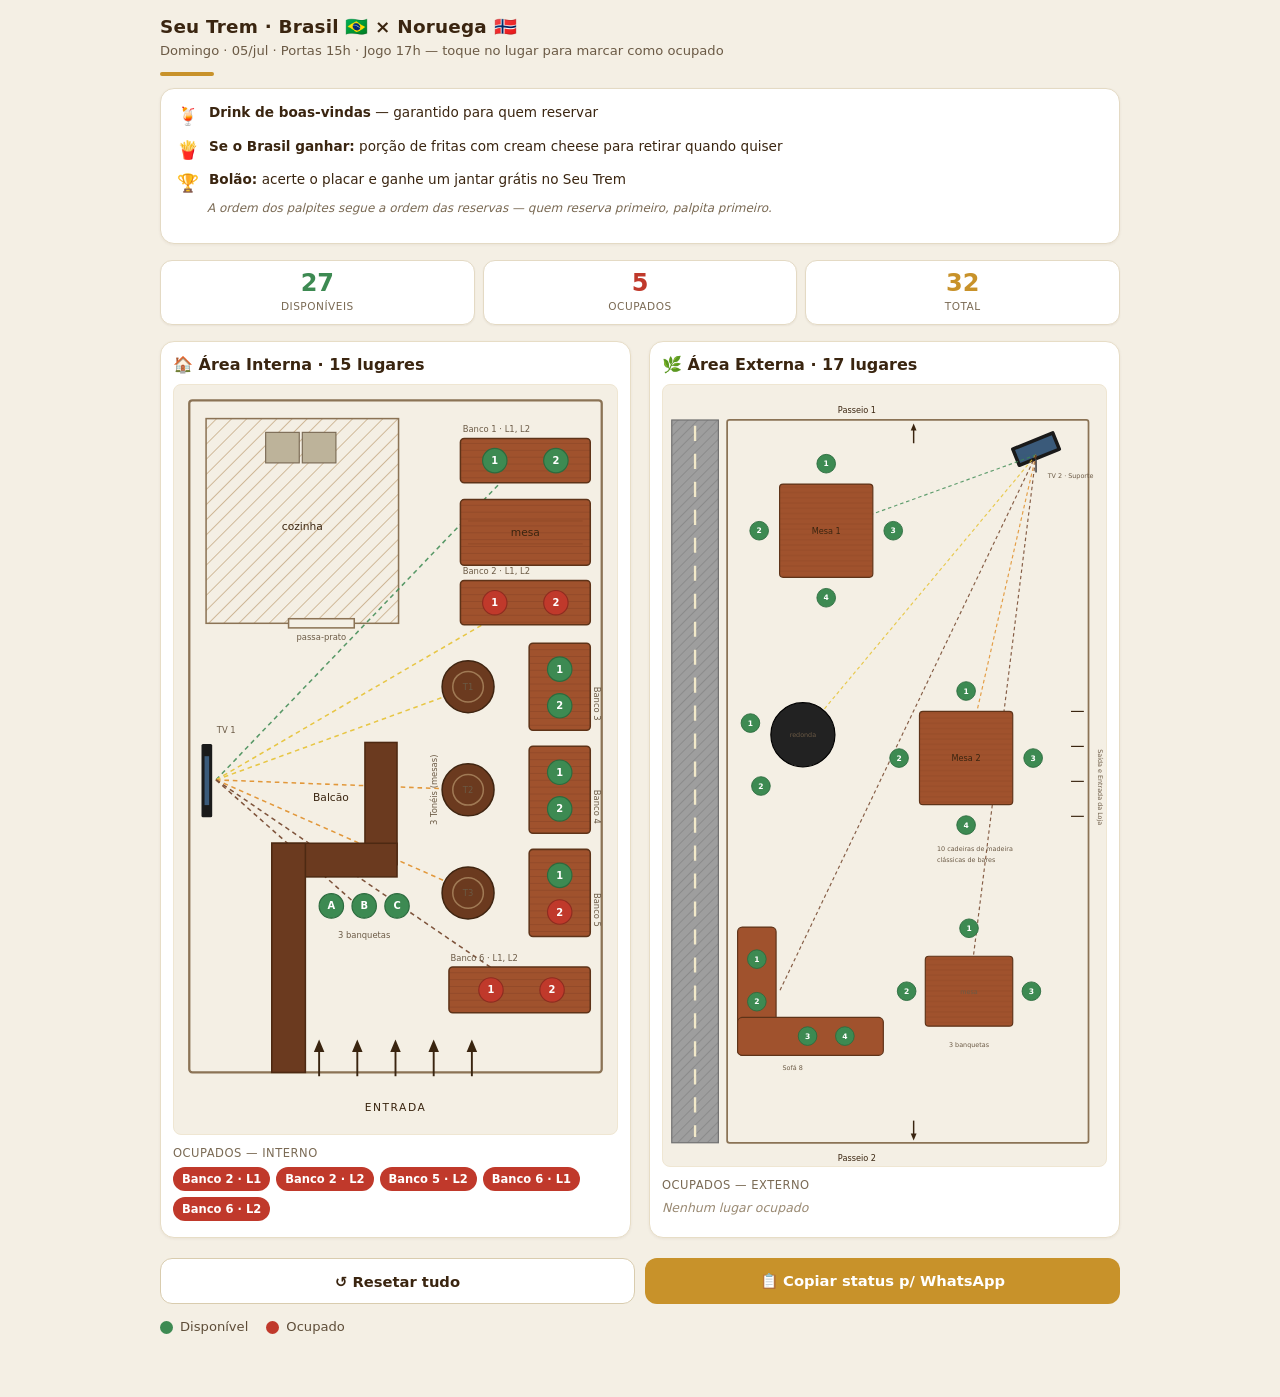
<file: mapa_reservas.html>
<!doctype html>
<html lang="pt-BR">
<head>
<meta charset="utf-8">
<meta name="viewport" content="width=device-width, initial-scale=1, viewport-fit=cover">
<title>Seu Trem · Mapa de Reservas · Brasil x Noruega · 05/jul</title>
<style>
  :root{
    --bg:#F4EFE4; --wall:#8B7355; --label:#3A2510; --accent:#C8922A;
    --av:#3d8a52; --oc:#c0392b; --hatch:#C4A882;
    --wood1:#A0522D; --wood2:#6B3A1F; --tv:#1a1a1a; --round:#222222; --road:#9E9E9E;
  }
  *{box-sizing:border-box;-webkit-tap-highlight-color:transparent}
  html,body{margin:0;padding:0}
  body{
    background:var(--bg); color:var(--label);
    font-family:Inter,system-ui,-apple-system,"Segoe UI",Roboto,sans-serif;
    line-height:1.4; padding:14px 12px 60px;
  }
  .wrap{max-width:960px;margin:0 auto}

  header h1{font-size:1.15rem;margin:0 0 2px;letter-spacing:.2px}
  header .sub{font-size:.82rem;color:#6b5a45;margin:0 0 12px}
  header .accentbar{height:4px;width:54px;background:var(--accent);border-radius:3px;margin:6px 0 12px}

  /* contador */
  .counter{display:flex;gap:8px;margin-bottom:16px}
  .counter .box{
    flex:1;background:#fff;border:1px solid #e4dac4;border-radius:12px;
    padding:10px 6px;text-align:center;box-shadow:0 1px 2px rgba(60,40,16,.06)
  }
  .counter .box .num{font-size:1.5rem;font-weight:700;line-height:1}
  .counter .box .cap{font-size:.66rem;text-transform:uppercase;letter-spacing:.5px;color:#7a6a54;margin-top:4px}
  .counter .box.av .num{color:var(--av)}
  .counter .box.oc .num{color:var(--oc)}
  .counter .box.total .num{color:var(--accent)}

  .plans{display:flex;flex-wrap:wrap;gap:18px}
  .plan{flex:1 1 320px;min-width:0;background:#fff;border:1px solid #e7ddc6;border-radius:14px;
        padding:12px 12px 14px;box-shadow:0 1px 3px rgba(60,40,16,.06)}
  .plan h2{font-size:1rem;margin:0 0 8px;color:var(--label)}
  .plan svg{display:block;width:100%;height:auto;border-radius:8px;background:var(--bg);
            border:1px solid #efe6d2;touch-action:manipulation}

  /* assentos */
  .seat{cursor:pointer}
  .seat circle{fill:var(--av);stroke:#2c6b3e;stroke-width:1.5;transition:fill .12s}
  .seat.oc circle{fill:var(--oc);stroke:#8e2c20}
  .seat text{fill:#fff;font-size:13px;font-weight:700;text-anchor:middle;dominant-baseline:central;pointer-events:none}
  .seat:active circle{stroke-width:3}

  .lbl{fill:var(--label);font-size:14px;font-family:Inter,system-ui,sans-serif}
  .lbl.sm{font-size:11px;fill:#6b5a45}
  .lbl.c{text-anchor:middle}

  /* lista de ocupados */
  .occlist{margin-top:10px}
  .occlist .t{font-size:.72rem;text-transform:uppercase;letter-spacing:.5px;color:#7a6a54;margin-bottom:6px}
  .pills{display:flex;flex-wrap:wrap;gap:6px;min-height:24px}
  .pill{background:var(--oc);color:#fff;font-size:.72rem;font-weight:600;
        padding:4px 9px;border-radius:999px;white-space:nowrap}
  .empty{font-size:.78rem;color:#9a8a73;font-style:italic}

  /* botões */
  .actions{display:flex;flex-wrap:wrap;gap:10px;margin:20px 0 14px}
  button{flex:1 1 200px;font-family:inherit;font-size:.92rem;font-weight:600;
         padding:13px 14px;border-radius:12px;border:1px solid transparent;cursor:pointer}
  .btn-reset{background:#fff;color:var(--label);border-color:#d9ccae}
  .btn-reset:active{background:#f0e8d6}
  .btn-copy{background:var(--accent);color:#fff}
  .btn-copy:active{filter:brightness(.93)}

  /* card de benefícios */
  .benefits{background:#fff;border:1px solid #e4dac4;border-radius:14px;
            padding:14px 16px;margin-bottom:16px;box-shadow:0 1px 3px rgba(60,40,16,.06)}
  .benefits ul{margin:0;padding:0;list-style:none;display:flex;flex-direction:column;gap:8px}
  .benefits li{display:flex;align-items:flex-start;gap:10px;font-size:.85rem;color:var(--label);line-height:1.4}
  .benefits li .ico{font-size:1.1rem;flex-shrink:0;margin-top:1px}
  .benefits li strong{font-weight:700}
  .benefits .bolao-note{font-size:.75rem;color:#7a6a54;margin-top:4px;padding-left:30px;font-style:italic}

  /* legenda */
  .legend{display:flex;gap:18px;flex-wrap:wrap;font-size:.82rem;color:#5e4d38}
  .legend span{display:inline-flex;align-items:center;gap:7px}
  .dot{width:13px;height:13px;border-radius:50%;display:inline-block}
  .dot.av{background:var(--av)} .dot.oc{background:var(--oc)}

  /* toast */
  #toast{position:fixed;left:50%;bottom:24px;transform:translateX(-50%) translateY(20px);
         background:#2f6b41;color:#fff;padding:12px 18px;border-radius:10px;font-size:.88rem;
         font-weight:600;box-shadow:0 6px 20px rgba(0,0,0,.25);opacity:0;pointer-events:none;
         transition:opacity .25s,transform .25s;z-index:50}
  #toast.show{opacity:1;transform:translateX(-50%) translateY(0)}

  @media(max-width:720px){
    .plans{flex-direction:column}
    .counter .box .num{font-size:1.35rem}
  }
</style>
</head>
<body>
<div class="wrap">

  <header>
    <h1>Seu Trem · Brasil 🇧🇷 × Noruega 🇳🇴</h1>
    <p class="sub">Domingo · 05/jul · Portas 15h · Jogo 17h — toque no lugar para marcar como ocupado</p>
    <div class="accentbar"></div>
  </header>

  <div class="benefits">
    <ul>
      <li><span class="ico">🍹</span><div><strong>Drink de boas-vindas</strong> — garantido para quem reservar</div></li>
      <li><span class="ico">🍟</span><div><strong>Se o Brasil ganhar:</strong> porção de fritas com cream cheese para retirar quando quiser</div></li>
      <li>
        <span class="ico">🏆</span>
        <div><strong>Bolão:</strong> acerte o placar e ganhe um jantar grátis no Seu Trem</div>
      </li>
    </ul>
    <p class="bolao-note">A ordem dos palpites segue a ordem das reservas — quem reserva primeiro, palpita primeiro.</p>
  </div>

  <div class="counter">
    <div class="box av"><div class="num" id="cAvail">–</div><div class="cap">Disponíveis</div></div>
    <div class="box oc"><div class="num" id="cOcc">–</div><div class="cap">Ocupados</div></div>
    <div class="box total"><div class="num" id="cTotal">–</div><div class="cap">Total</div></div>
  </div>

  <div class="plans">

    <!-- =============== ÁREA INTERNA =============== -->
    <section class="plan">
      <h2>🏠 Área Interna · 15 lugares</h2>
      <svg viewBox="0 0 580 980" xmlns="http://www.w3.org/2000/svg" aria-label="Planta interna">
        <defs>
          <pattern id="cozHatch" width="14" height="14" patternUnits="userSpaceOnUse" patternTransform="rotate(45)">
            <line x1="0" y1="0" x2="0" y2="14" stroke="#C4A882" stroke-width="2"/>
          </pattern>
          <pattern id="grain" width="60" height="9" patternUnits="userSpaceOnUse">
            <rect width="60" height="9" fill="#A0522D"/>
            <line x1="0" y1="4.5" x2="60" y2="4.5" stroke="#7d3f20" stroke-width="1" opacity=".5"/>
          </pattern>
        </defs>

        <!-- parede externa -->
        <rect x="20" y="20" width="540" height="880" fill="none" stroke="#8B7355" stroke-width="3" rx="4"/>

        <!-- cozinha -->
        <rect x="42" y="44" width="252" height="268" fill="url(#cozHatch)" stroke="#8B7355" stroke-width="2"/>
        <rect x="120" y="62" width="44" height="40" fill="#bdb39a" stroke="#7a6a54" stroke-width="1.5"/>
        <rect x="168" y="62" width="44" height="40" fill="#bdb39a" stroke="#7a6a54" stroke-width="1.5"/>
        <text class="lbl c" x="168" y="190">cozinha</text>
        <!-- passa-prato -->
        <rect x="150" y="306" width="86" height="12" fill="var(--bg)" stroke="#8B7355" stroke-width="2"/>
        <text class="lbl sm c" x="193" y="334">passa-prato</text>

        <!-- TV 1 -->
        <rect x="36" y="470" width="14" height="96" rx="2" fill="#1a1a1a"/>
        <rect x="40" y="486" width="6" height="64" fill="#3a5a7a"/>
        <text class="lbl sm" x="56" y="455">TV 1</text>

        <!-- linhas de visão TV1 -->
        <g stroke-dasharray="6 5" fill="none" stroke-width="2" opacity=".85">
          <line x1="55" y1="517" x2="455" y2="99"  stroke="#3d8a52"/>
          <line x1="55" y1="517" x2="455" y2="284" stroke="#e6c029"/>
          <line x1="55" y1="517" x2="390" y2="395" stroke="#e6c029"/>
          <line x1="55" y1="517" x2="390" y2="530" stroke="#e08a1e"/>
          <line x1="55" y1="517" x2="390" y2="665" stroke="#e08a1e"/>
          <line x1="55" y1="517" x2="455" y2="790" stroke="#6B3A1F"/>
          <line x1="55" y1="517" x2="250" y2="690" stroke="#6B3A1F"/>
        </g>

        <!-- balcão (perna esquerda desce até a parede da entrada) -->
        <rect x="250" y="468" width="42" height="160" fill="#6B3A1F" stroke="#4d2912" stroke-width="2"/>
        <rect x="128" y="600" width="164" height="44" fill="#6B3A1F" stroke="#4d2912" stroke-width="2"/>
        <rect x="128" y="600" width="44"  height="300" fill="#6B3A1F" stroke="#4d2912" stroke-width="2"/>
        <text class="lbl" x="182" y="545">Balcão</text>

        <!-- coluna direita: Banco 1 -->
        <rect x="375" y="70" width="170" height="58" rx="5" fill="url(#grain)" stroke="#5e3318" stroke-width="2"/>
        <text class="lbl sm" x="378" y="62">Banco 1 · L1, L2</text>
        <g class="seat av" data-plan="interna" data-name="Banco 1 · L1" onclick="toggleSeat(this)" transform="translate(420,99)"><circle r="16"/><text>1</text></g>
        <g class="seat av" data-plan="interna" data-name="Banco 1 · L2" onclick="toggleSeat(this)" transform="translate(500,99)"><circle r="16"/><text>2</text></g>

        <!-- mesa decorativa -->
        <rect x="375" y="150" width="170" height="86" rx="5" fill="url(#grain)" stroke="#5e3318" stroke-width="2"/>
        <g stroke="#7d3f20" stroke-width="1" opacity=".5">
          <line x1="385" y1="178" x2="535" y2="178"/><line x1="385" y1="208" x2="535" y2="208"/>
        </g>
        <text class="lbl c" x="460" y="198" fill="#fff">mesa</text>

        <!-- Banco 2 -->
        <rect x="375" y="256" width="170" height="58" rx="5" fill="url(#grain)" stroke="#5e3318" stroke-width="2"/>
        <text class="lbl sm" x="378" y="248">Banco 2 · L1, L2</text>
        <g class="seat oc" data-plan="interna" data-name="Banco 2 · L1" onclick="toggleSeat(this)" transform="translate(420,285)"><circle r="16"/><text>1</text></g>
        <g class="seat oc" data-plan="interna" data-name="Banco 2 · L2" onclick="toggleSeat(this)" transform="translate(500,285)"><circle r="16"/><text>2</text></g>

        <!-- Tonel 1 + Banco 3 -->
        <circle cx="385" cy="395" r="34" fill="#6B3A1F" stroke="#3f2410" stroke-width="2"/>
        <circle cx="385" cy="395" r="20" fill="none" stroke="#a07a55" stroke-width="2"/>
        <text class="lbl sm c" x="385" y="399" fill="#e9d9c4">T1</text>
        <rect x="465" y="338" width="80" height="114" rx="5" fill="url(#grain)" stroke="#5e3318" stroke-width="2"/>
        <text class="lbl sm" x="550" y="395" transform="rotate(90 550 395)">Banco 3</text>
        <g class="seat av" data-plan="interna" data-name="Banco 3 · L1" onclick="toggleSeat(this)" transform="translate(505,372)"><circle r="16"/><text>1</text></g>
        <g class="seat av" data-plan="interna" data-name="Banco 3 · L2" onclick="toggleSeat(this)" transform="translate(505,420)"><circle r="16"/><text>2</text></g>

        <!-- Tonel 2 + Banco 4 -->
        <circle cx="385" cy="530" r="34" fill="#6B3A1F" stroke="#3f2410" stroke-width="2"/>
        <circle cx="385" cy="530" r="20" fill="none" stroke="#a07a55" stroke-width="2"/>
        <text class="lbl sm c" x="385" y="534" fill="#e9d9c4">T2</text>
        <rect x="465" y="473" width="80" height="114" rx="5" fill="url(#grain)" stroke="#5e3318" stroke-width="2"/>
        <text class="lbl sm" x="550" y="530" transform="rotate(90 550 530)">Banco 4</text>
        <g class="seat av" data-plan="interna" data-name="Banco 4 · L1" onclick="toggleSeat(this)" transform="translate(505,507)"><circle r="16"/><text>1</text></g>
        <g class="seat av" data-plan="interna" data-name="Banco 4 · L2" onclick="toggleSeat(this)" transform="translate(505,555)"><circle r="16"/><text>2</text></g>

        <!-- Tonel 3 + Banco 5 -->
        <circle cx="385" cy="665" r="34" fill="#6B3A1F" stroke="#3f2410" stroke-width="2"/>
        <circle cx="385" cy="665" r="20" fill="none" stroke="#a07a55" stroke-width="2"/>
        <text class="lbl sm c" x="385" y="669" fill="#e9d9c4">T3</text>
        <rect x="465" y="608" width="80" height="114" rx="5" fill="url(#grain)" stroke="#5e3318" stroke-width="2"/>
        <text class="lbl sm" x="550" y="665" transform="rotate(90 550 665)">Banco 5</text>
        <g class="seat av" data-plan="interna" data-name="Banco 5 · L1" onclick="toggleSeat(this)" transform="translate(505,642)"><circle r="16"/><text>1</text></g>
        <g class="seat oc" data-plan="interna" data-name="Banco 5 · L2" onclick="toggleSeat(this)" transform="translate(505,690)"><circle r="16"/><text>2</text></g>

        <!-- rótulo 3 tonéis -->
        <text class="lbl sm" x="345" y="530" transform="rotate(-90 345 530)" text-anchor="middle">3 Tonéis (mesas)</text>

        <!-- Banco 6 -->
        <rect x="360" y="762" width="185" height="60" rx="5" fill="url(#grain)" stroke="#5e3318" stroke-width="2"/>
        <text class="lbl sm" x="362" y="754">Banco 6 · L1, L2</text>
        <g class="seat oc" data-plan="interna" data-name="Banco 6 · L1" onclick="toggleSeat(this)" transform="translate(415,792)"><circle r="16"/><text>1</text></g>
        <g class="seat oc" data-plan="interna" data-name="Banco 6 · L2" onclick="toggleSeat(this)" transform="translate(495,792)"><circle r="16"/><text>2</text></g>

        <!-- 3 banquetas — coladas na frente do balcão -->
        <g class="seat av" data-plan="interna" data-name="Banqueta A" onclick="toggleSeat(this)" transform="translate(206,682)"><circle r="16"/><text>A</text></g>
        <g class="seat av" data-plan="interna" data-name="Banqueta B" onclick="toggleSeat(this)" transform="translate(249,682)"><circle r="16"/><text>B</text></g>
        <g class="seat av" data-plan="interna" data-name="Banqueta C" onclick="toggleSeat(this)" transform="translate(292,682)"><circle r="16"/><text>C</text></g>
        <text class="lbl sm c" x="249" y="724">3 banquetas</text>

        <!-- entrada -->
        <g stroke="#3A2510" stroke-width="2.5" fill="none">
          <line x1="190" y1="905" x2="190" y2="868"/><polygon points="190,860 185,872 195,872" fill="#3A2510"/>
          <line x1="240" y1="905" x2="240" y2="868"/><polygon points="240,860 235,872 245,872" fill="#3A2510"/>
          <line x1="290" y1="905" x2="290" y2="868"/><polygon points="290,860 285,872 295,872" fill="#3A2510"/>
          <line x1="340" y1="905" x2="340" y2="868"/><polygon points="340,860 335,872 345,872" fill="#3A2510"/>
          <line x1="390" y1="905" x2="390" y2="868"/><polygon points="390,860 385,872 395,872" fill="#3A2510"/>
        </g>
        <text class="lbl c" x="290" y="950" letter-spacing="2">ENTRADA</text>
      </svg>

      <div class="occlist">
        <div class="t">Ocupados — interno</div>
        <div class="pills" id="listInterna"></div>
      </div>
    </section>

    <!-- =============== ÁREA EXTERNA =============== -->
    <section class="plan">
      <h2>🌿 Área Externa · 17 lugares</h2>
      <svg viewBox="0 0 760 1340" xmlns="http://www.w3.org/2000/svg" aria-label="Planta externa">
        <defs>
          <pattern id="asph" width="12" height="12" patternUnits="userSpaceOnUse" patternTransform="rotate(45)">
            <rect width="12" height="12" fill="#9E9E9E"/>
            <line x1="0" y1="0" x2="0" y2="12" stroke="#7d7d7d" stroke-width="2"/>
          </pattern>
          <pattern id="grain2" width="60" height="9" patternUnits="userSpaceOnUse">
            <rect width="60" height="9" fill="#A0522D"/>
            <line x1="0" y1="4.5" x2="60" y2="4.5" stroke="#7d3f20" stroke-width="1" opacity=".5"/>
          </pattern>
        </defs>

        <!-- rua de asfalto -->
        <rect x="15" y="60" width="80" height="1240" fill="url(#asph)" stroke="#6f6f6f" stroke-width="2"/>
        <g stroke="#f2e9c9" stroke-width="4" stroke-dasharray="26 22">
          <line x1="55" y1="70" x2="55" y2="1290"/>
        </g>

        <!-- parede da loja -->
        <rect x="110" y="60" width="620" height="1240" fill="none" stroke="#8B7355" stroke-width="3" rx="4"/>

        <!-- circulação -->
        <text class="lbl" x="300" y="48">Passeio 1</text>
        <line x1="430" y1="100" x2="430" y2="74" stroke="#3A2510" stroke-width="2.5"/><polygon points="430,66 425,78 435,78" fill="#3A2510"/>
        <text class="lbl" x="300" y="1332">Passeio 2</text>
        <line x1="430" y1="1262" x2="430" y2="1288" stroke="#3A2510" stroke-width="2.5"/><polygon points="430,1296 425,1284 435,1284" fill="#3A2510"/>
        <text class="lbl sm" x="746" y="690" transform="rotate(90 746 690)" text-anchor="middle">Saída e Entrada da Loja</text>
        <g stroke="#3A2510" stroke-width="2" fill="none">
          <line x1="700" y1="560" x2="722" y2="560"/><line x1="700" y1="620" x2="722" y2="620"/>
          <line x1="700" y1="680" x2="722" y2="680"/><line x1="700" y1="740" x2="722" y2="740"/>
        </g>

        <!-- TV 2 (suporte inclinado) -->
        <g transform="rotate(-22 640 110)">
          <rect x="600" y="92" width="80" height="36" rx="3" fill="#1a1a1a"/>
          <rect x="606" y="98" width="68" height="24" fill="#3a5a7a"/>
        </g>
        <line x1="640" y1="128" x2="640" y2="150" stroke="#555" stroke-width="3"/>
        <text class="lbl sm" x="660" y="160">TV 2 · Suporte</text>

        <!-- feixes TV2 -->
        <g stroke-dasharray="6 5" fill="none" stroke-width="2" opacity=".8">
          <line x1="640" y1="120" x2="280" y2="250" stroke="#3d8a52"/>
          <line x1="640" y1="120" x2="240" y2="600" stroke="#e6c029"/>
          <line x1="640" y1="120" x2="520" y2="640" stroke="#e08a1e"/>
          <line x1="640" y1="120" x2="525" y2="1040" stroke="#6B3A1F"/>
          <line x1="640" y1="120" x2="200" y2="1040" stroke="#6B3A1F"/>
        </g>

        <!-- Mesa Grande (Mesa 1) -->
        <rect x="200" y="170" width="160" height="160" rx="6" fill="url(#grain2)" stroke="#5e3318" stroke-width="2"/>
        <text class="lbl c" x="280" y="255" fill="#fff">Mesa 1</text>
        <g class="seat av" data-plan="externa" data-name="Mesa Grande · 1" onclick="toggleSeat(this)" transform="translate(280,135)"><circle r="16"/><text>1</text></g>
        <g class="seat av" data-plan="externa" data-name="Mesa Grande · 2" onclick="toggleSeat(this)" transform="translate(165,250)"><circle r="16"/><text>2</text></g>
        <g class="seat av" data-plan="externa" data-name="Mesa Grande · 3" onclick="toggleSeat(this)" transform="translate(395,250)"><circle r="16"/><text>3</text></g>
        <g class="seat av" data-plan="externa" data-name="Mesa Grande · 4" onclick="toggleSeat(this)" transform="translate(280,365)"><circle r="16"/><text>4</text></g>

        <!-- Mesa Redonda preta -->
        <circle cx="240" cy="600" r="55" fill="#222222" stroke="#000" stroke-width="2"/>
        <text class="lbl sm c" x="240" y="604" fill="#e9d9c4">redonda</text>
        <g class="seat av" data-plan="externa" data-name="Mesa Redonda · 1" onclick="toggleSeat(this)" transform="translate(150,580)"><circle r="16"/><text>1</text></g>
        <g class="seat av" data-plan="externa" data-name="Mesa Redonda · 2" onclick="toggleSeat(this)" transform="translate(168,688)"><circle r="16"/><text>2</text></g>

        <!-- Mesa 2 -->
        <rect x="440" y="560" width="160" height="160" rx="6" fill="url(#grain2)" stroke="#5e3318" stroke-width="2"/>
        <text class="lbl c" x="520" y="645" fill="#fff">Mesa 2</text>
        <g class="seat av" data-plan="externa" data-name="Mesa 2 · 1" onclick="toggleSeat(this)" transform="translate(520,525)"><circle r="16"/><text>1</text></g>
        <g class="seat av" data-plan="externa" data-name="Mesa 2 · 2" onclick="toggleSeat(this)" transform="translate(405,640)"><circle r="16"/><text>2</text></g>
        <g class="seat av" data-plan="externa" data-name="Mesa 2 · 3" onclick="toggleSeat(this)" transform="translate(635,640)"><circle r="16"/><text>3</text></g>
        <g class="seat av" data-plan="externa" data-name="Mesa 2 · 4" onclick="toggleSeat(this)" transform="translate(520,755)"><circle r="16"/><text>4</text></g>

        <text class="lbl sm" x="470" y="800">10 cadeiras de madeira</text>
        <text class="lbl sm" x="470" y="818">clássicas de bares</text>

        <!-- Sofá 8 (4 lugares) -->
        <rect x="128" y="930" width="66" height="220" rx="8" fill="#A0522D" stroke="#5e3318" stroke-width="2"/>
        <rect x="128" y="1085" width="250" height="65" rx="8" fill="#A0522D" stroke="#5e3318" stroke-width="2"/>
        <text class="lbl sm" x="205" y="1175">Sofá 8</text>
        <g class="seat av" data-plan="externa" data-name="Sofá 8 · 1" onclick="toggleSeat(this)" transform="translate(161,985)"><circle r="16"/><text>1</text></g>
        <g class="seat av" data-plan="externa" data-name="Sofá 8 · 2" onclick="toggleSeat(this)" transform="translate(161,1058)"><circle r="16"/><text>2</text></g>
        <g class="seat av" data-plan="externa" data-name="Sofá 8 · 3" onclick="toggleSeat(this)" transform="translate(248,1117)"><circle r="16"/><text>3</text></g>
        <g class="seat av" data-plan="externa" data-name="Sofá 8 · 4" onclick="toggleSeat(this)" transform="translate(312,1117)"><circle r="16"/><text>4</text></g>

        <!-- Mesa de madeira + 3 banquetas -->
        <rect x="450" y="980" width="150" height="120" rx="6" fill="url(#grain2)" stroke="#5e3318" stroke-width="2"/>
        <text class="lbl sm c" x="525" y="1045" fill="#fff">mesa</text>
        <g class="seat av" data-plan="externa" data-name="Mesa Puff · 1" onclick="toggleSeat(this)" transform="translate(525,932)"><circle r="16"/><text>1</text></g>
        <g class="seat av" data-plan="externa" data-name="Mesa Puff · 2" onclick="toggleSeat(this)" transform="translate(418,1040)"><circle r="16"/><text>2</text></g>
        <g class="seat av" data-plan="externa" data-name="Mesa Puff · 3" onclick="toggleSeat(this)" transform="translate(632,1040)"><circle r="16"/><text>3</text></g>
        <text class="lbl sm c" x="525" y="1135">3 banquetas</text>
      </svg>

      <div class="occlist">
        <div class="t">Ocupados — externo</div>
        <div class="pills" id="listExterna"></div>
      </div>
    </section>

  </div>

  <div class="actions">
    <button class="btn-reset" onclick="resetAll()">↺ Resetar tudo</button>
    <button class="btn-copy" onclick="copyStatus()">📋 Copiar status p/ WhatsApp</button>
  </div>

  <div class="legend">
    <span><i class="dot av"></i> Disponível</span>
    <span><i class="dot oc"></i> Ocupado</span>
  </div>

</div>

<div id="toast">Copiado para a área de transferência ✓</div>

<script>
  const $  = s => document.querySelector(s);
  const $$ = s => Array.from(document.querySelectorAll(s));

  function seats(plan){ return $$('.seat' + (plan ? '[data-plan="'+plan+'"]' : '')); }
  function occ(plan){ return seats(plan).filter(s => s.classList.contains('oc')); }

  const STORAGE_KEY = 'seutrem_reservas_copa05jul';

  function saveState(){
    const occupied = seats().filter(s=>s.classList.contains('oc')).map(s=>s.dataset.name);
    localStorage.setItem(STORAGE_KEY, JSON.stringify(occupied));
  }

  function loadState(){
    try{
      const saved = JSON.parse(localStorage.getItem(STORAGE_KEY)||'[]');
      if(!Array.isArray(saved)) return;
      seats().forEach(s=>{
        if(saved.includes(s.dataset.name)) s.classList.add('oc');
      });
    }catch(e){}
  }

  function toggleSeat(el){
    el.classList.toggle('oc');
    saveState();
    updateUI();
  }

  function renderList(id, plan){
    const box = $(id);
    const list = occ(plan).map(s => s.dataset.name).sort();
    if(!list.length){ box.innerHTML = '<span class="empty">Nenhum lugar ocupado</span>'; return; }
    box.innerHTML = list.map(n => '<span class="pill">'+n+'</span>').join('');
  }

  function updateUI(){
    const total = seats().length;
    const ocup  = occ().length;
    $('#cTotal').textContent = total;
    $('#cOcc').textContent   = ocup;
    $('#cAvail').textContent = total - ocup;
    renderList('#listInterna','interna');
    renderList('#listExterna','externa');
  }

  function resetAll(){
    if(occ().length && !confirm('Liberar TODOS os lugares das duas áreas?')) return;
    seats().forEach(s => s.classList.remove('oc'));
    localStorage.removeItem(STORAGE_KEY);
    updateUI();
  }

  function statusText(){
    const ti = seats('interna').length, oi = occ('interna');
    const te = seats('externa').length, oe = occ('externa');
    const total = ti+te, ocupT = oi.length+oe.length;
    const fmt = a => a.length ? a.map(s=>s.dataset.name).sort().join(', ') : '—';
    return (
      '🏠 INTERNO ('+oi.length+'/'+ti+' ocupados)\n'+
      'Ocupados: '+fmt(oi)+'\n\n'+
      '🌿 EXTERNO ('+oe.length+'/'+te+' ocupados)\n'+
      'Ocupados: '+fmt(oe)+'\n\n'+
      'Total: '+ocupT+'/'+total+' ocupados | '+(total-ocupT)+' disponíveis'
    );
  }

  function showToast(){
    const t = $('#toast'); t.classList.add('show');
    setTimeout(()=>t.classList.remove('show'), 2200);
  }

  function copyStatus(){
    const txt = statusText();
    if(navigator.clipboard && window.isSecureContext){
      navigator.clipboard.writeText(txt).then(showToast).catch(()=>fallbackCopy(txt));
    } else { fallbackCopy(txt); }
  }
  function fallbackCopy(txt){
    const ta = document.createElement('textarea');
    ta.value = txt; ta.style.position='fixed'; ta.style.opacity='0';
    document.body.appendChild(ta); ta.focus(); ta.select();
    try{ document.execCommand('copy'); showToast(); }
    catch(e){ alert(txt); }
    document.body.removeChild(ta);
  }

  loadState();
  updateUI();
</script>
</body>
</html>
</file>
